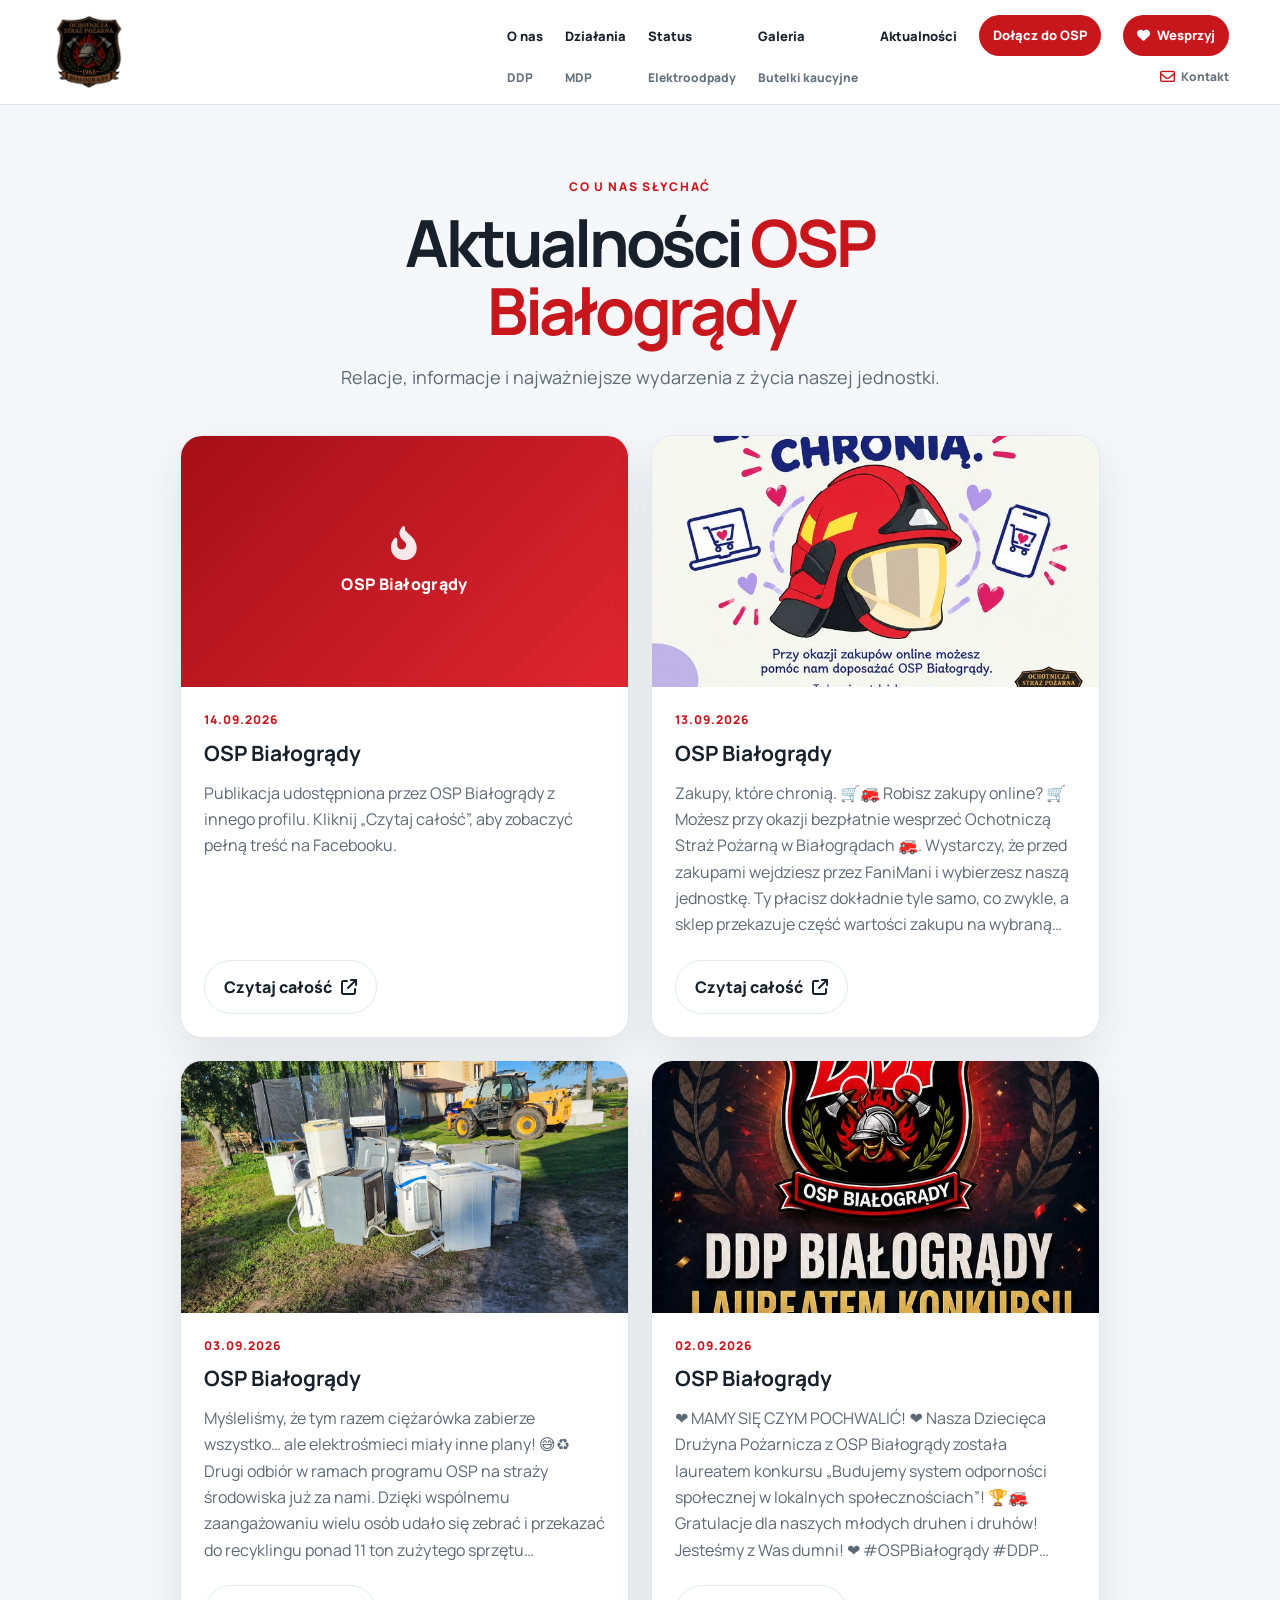
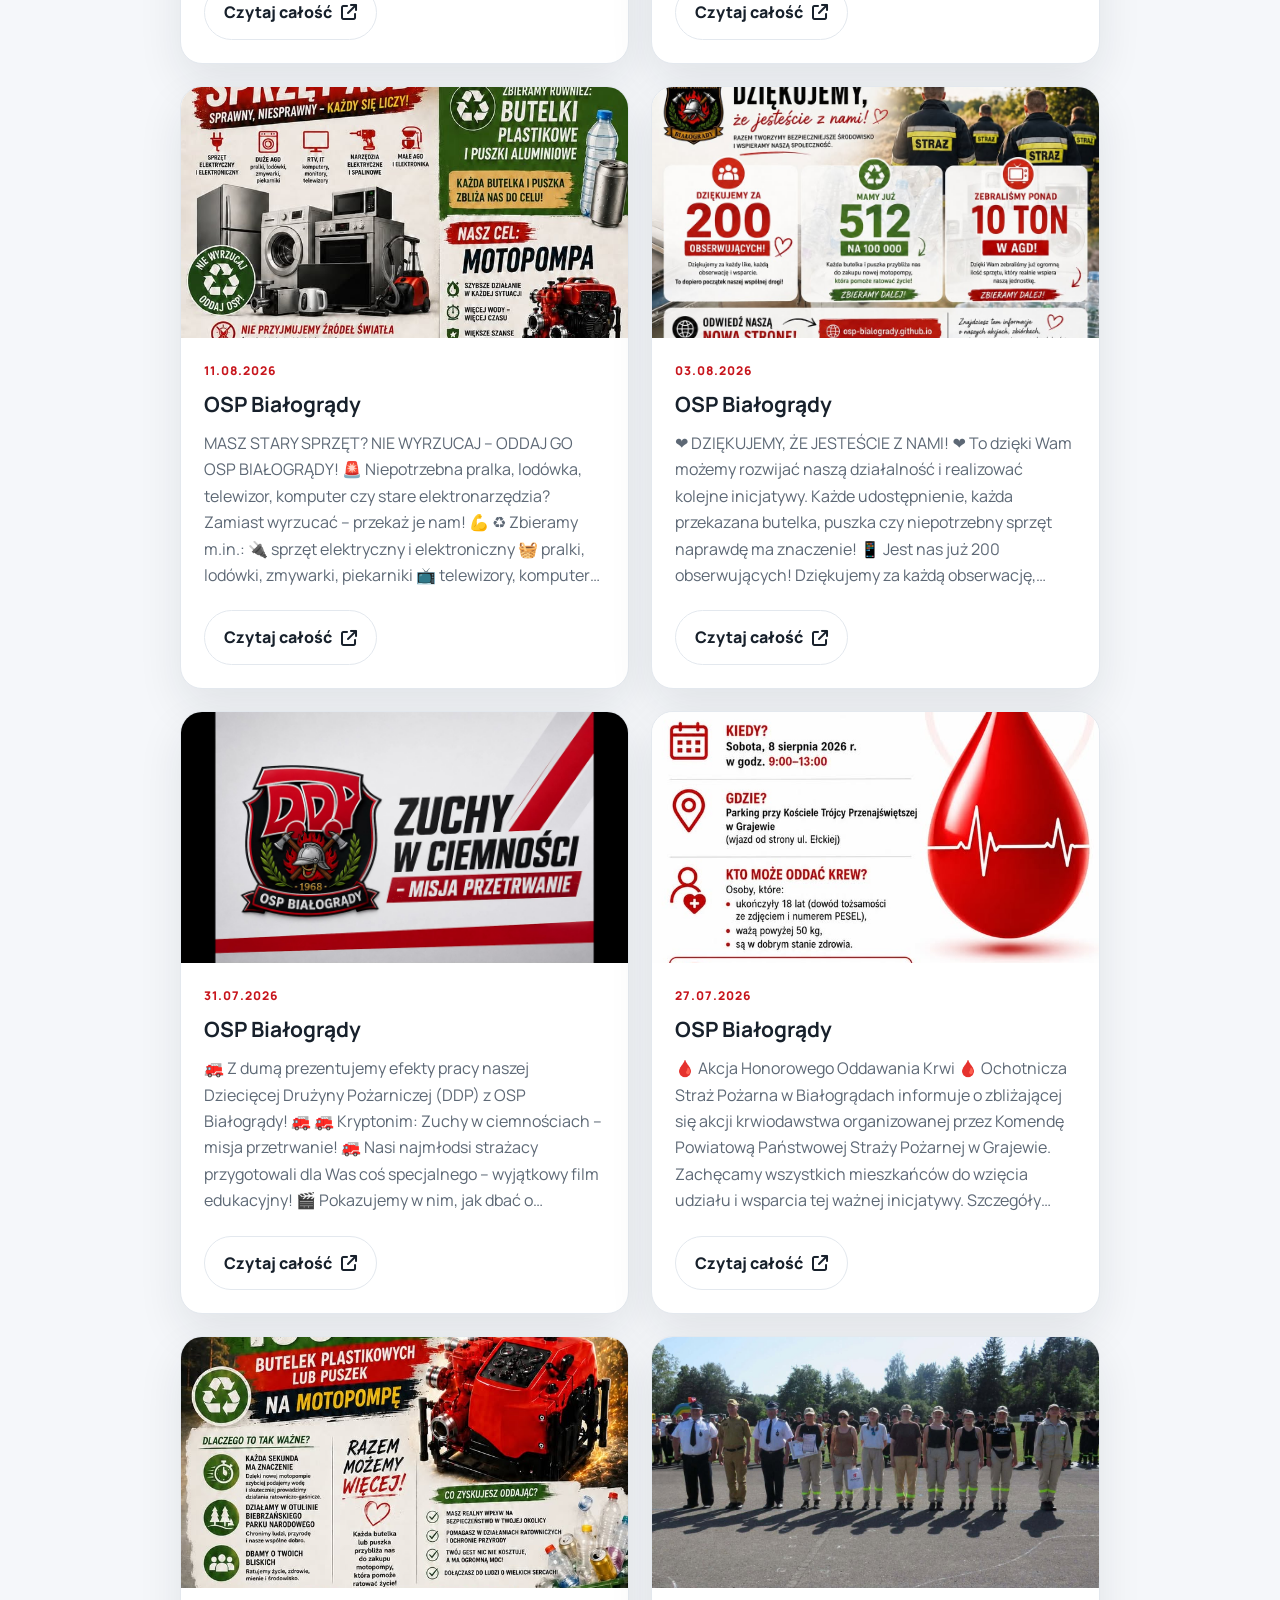
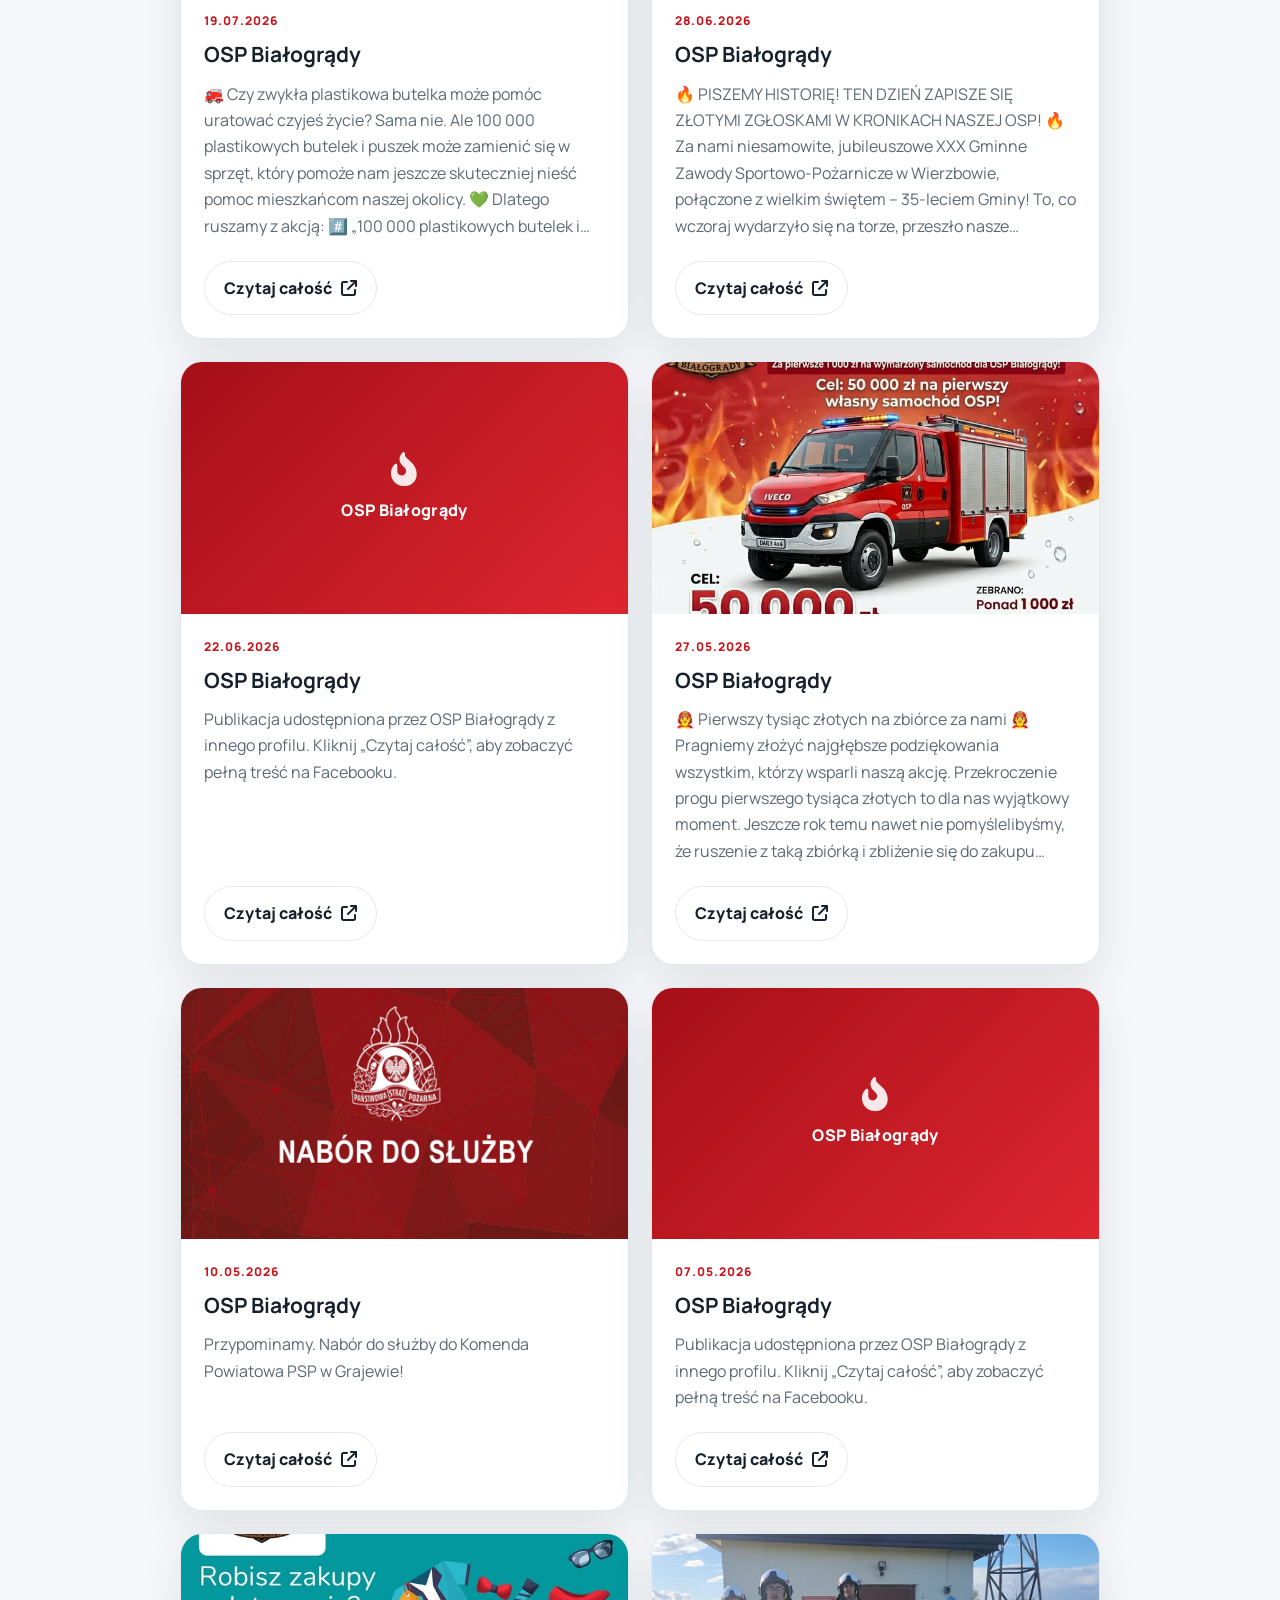
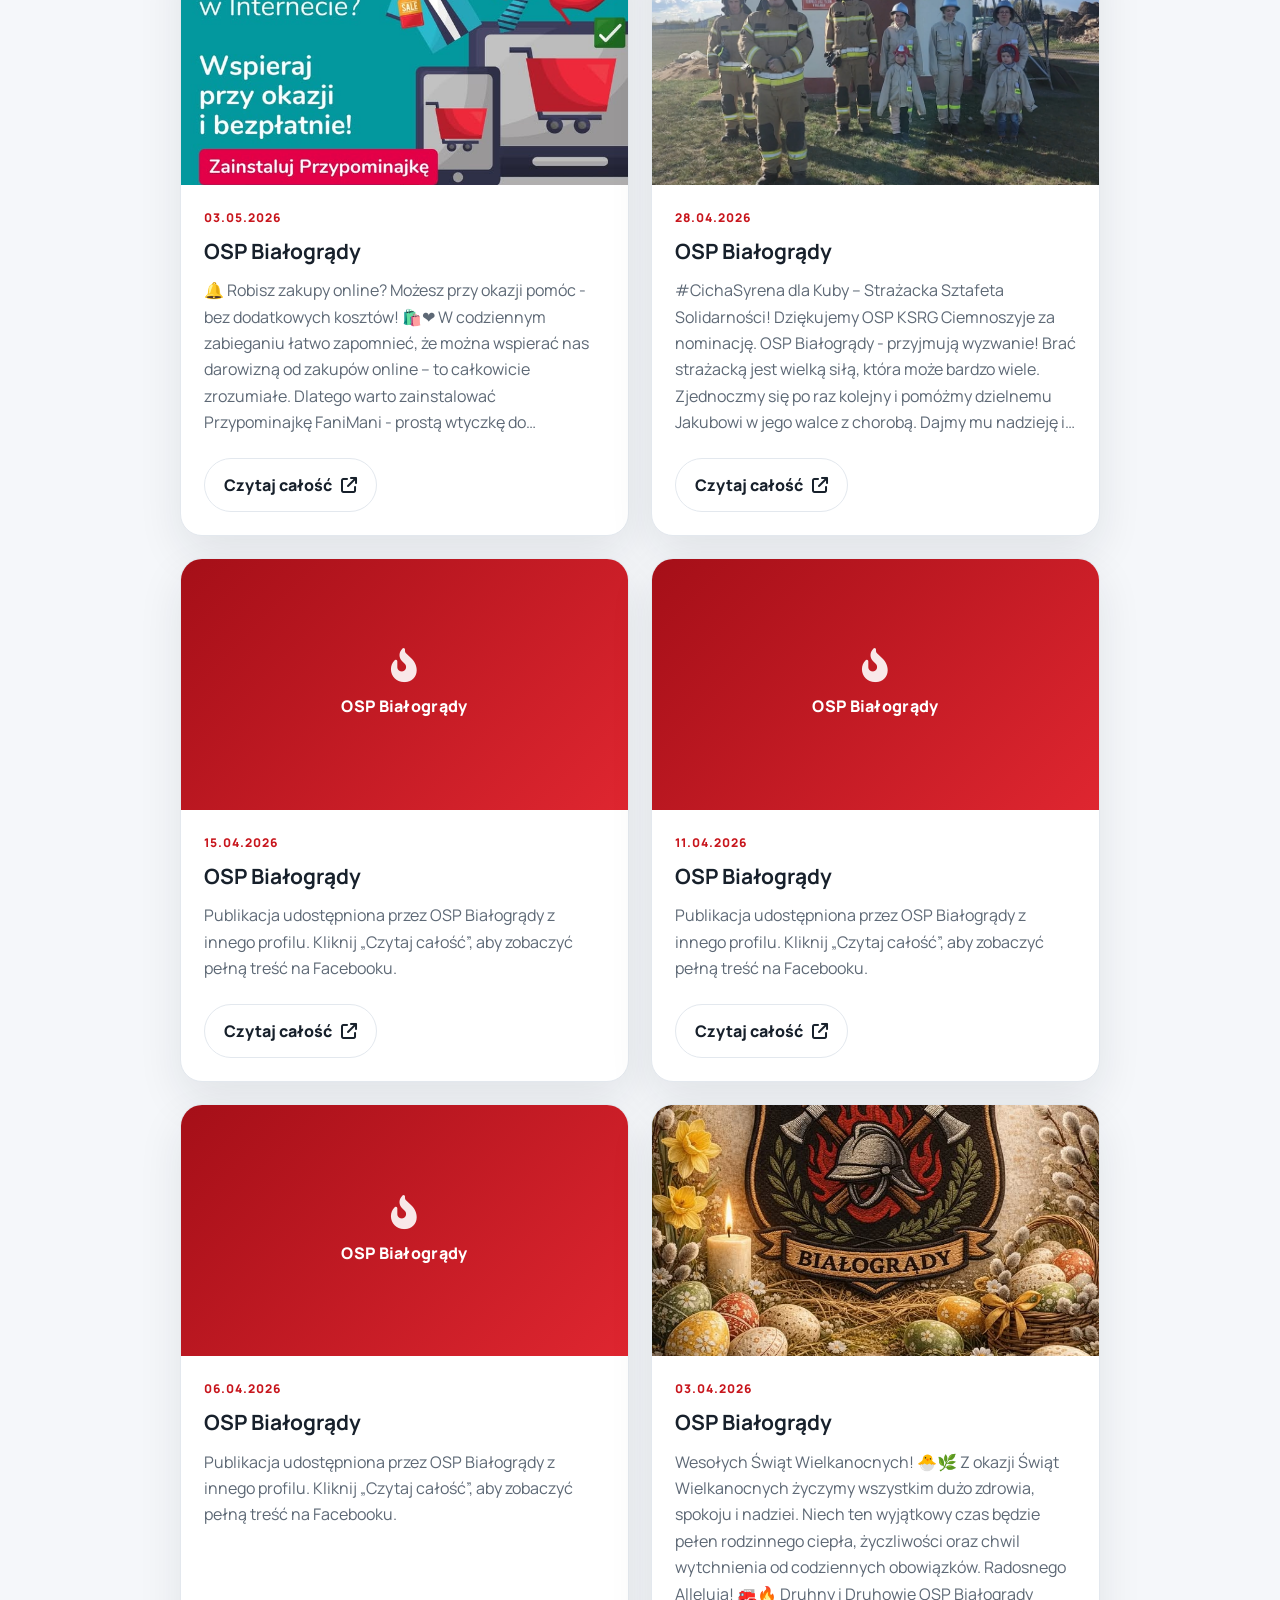
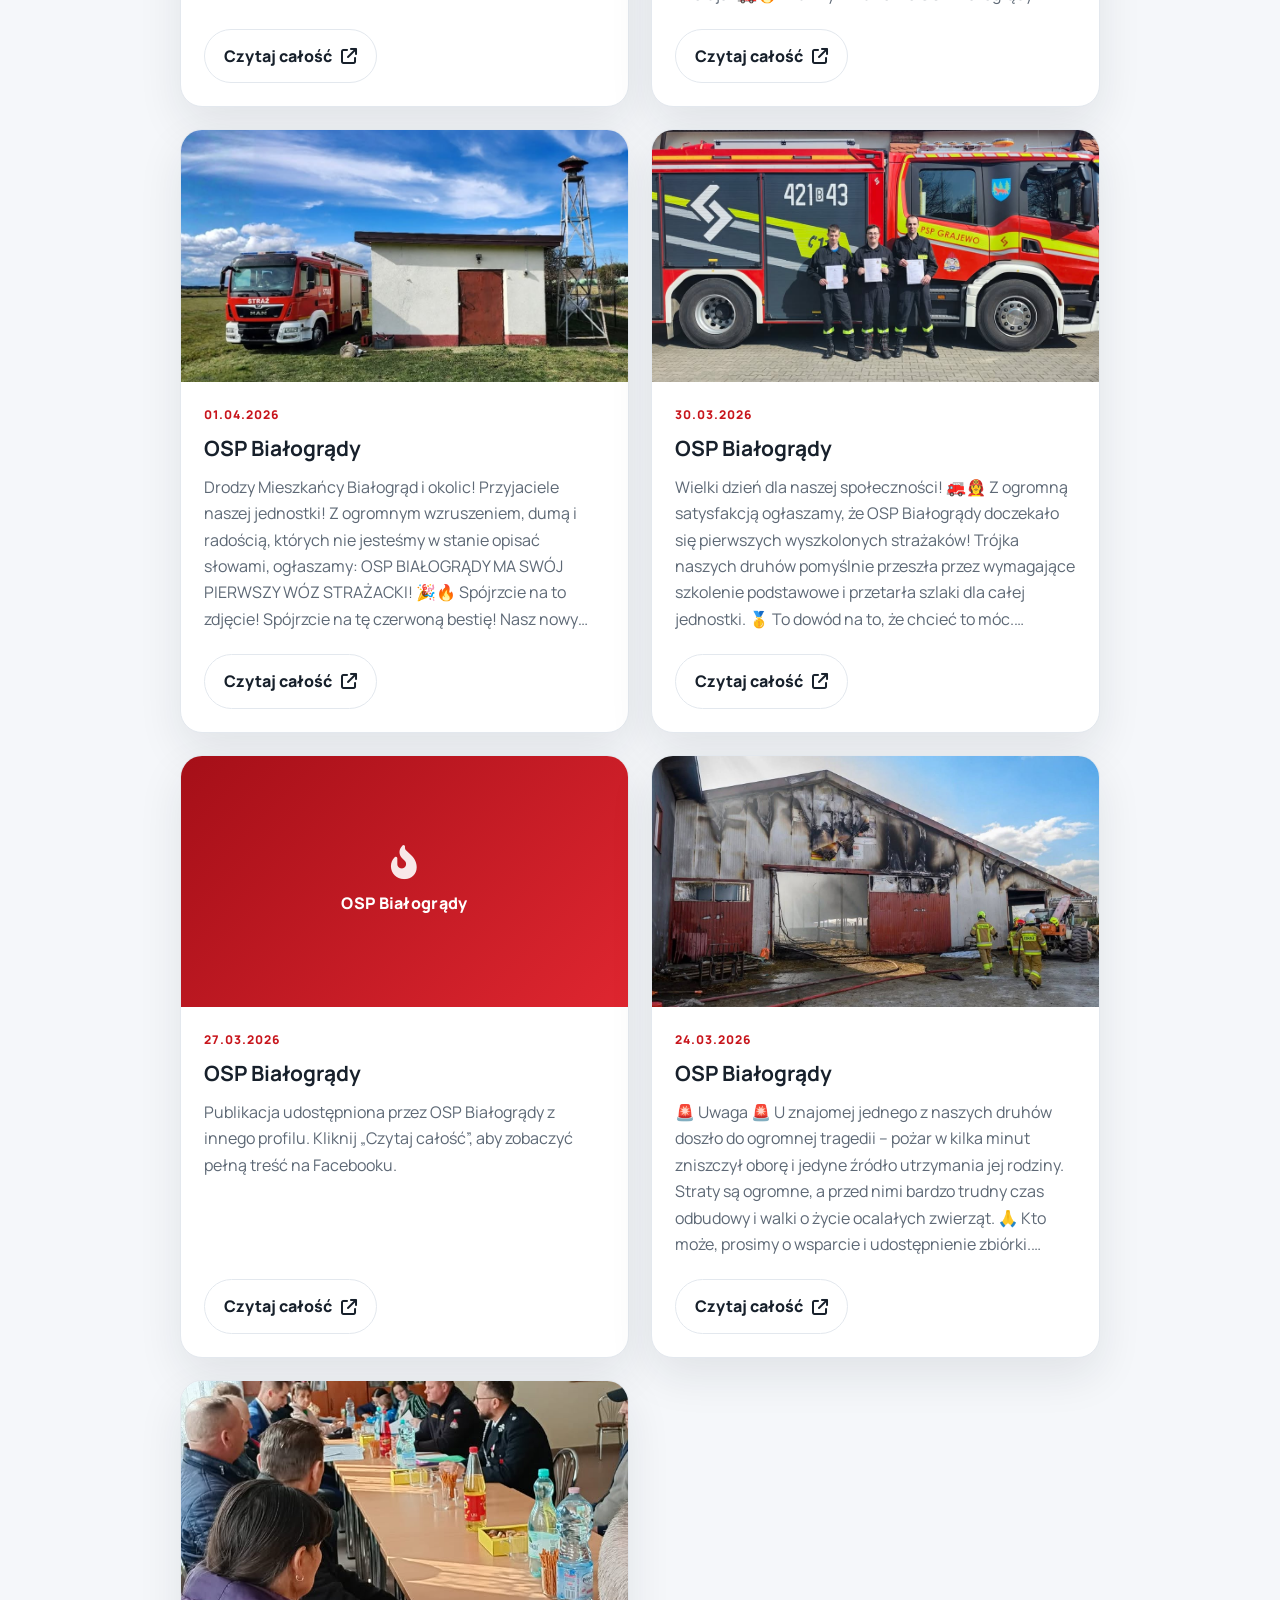
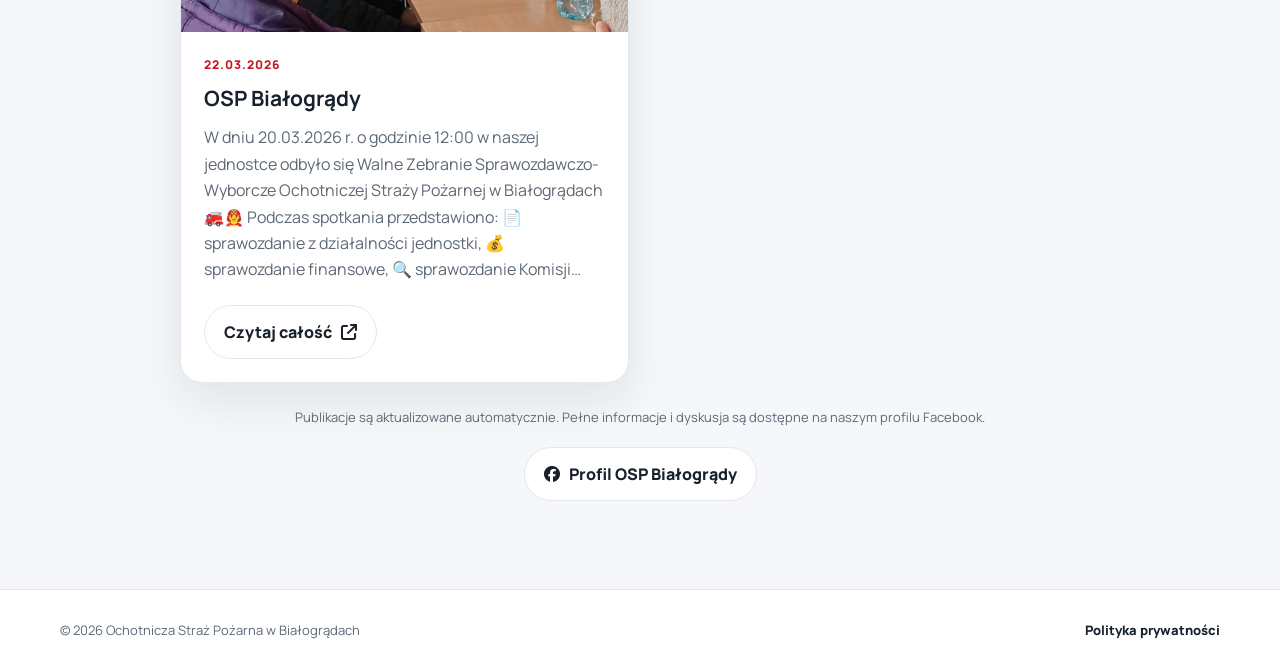
<file: aktualnosci.html>
<!doctype html><html lang="pl"><head><meta charset="utf-8"><meta name="viewport" content="width=device-width,initial-scale=1"><title>Aktualności | OSP Białogrądy</title><link rel="icon" href="assets/img/optimized/logo.webp"><link rel="preconnect" href="https://fonts.googleapis.com"><link href="https://fonts.googleapis.com/css2?family=Manrope:wght@400;600;700;800;900&display=swap" rel="stylesheet"><link rel="stylesheet" href="https://cdnjs.cloudflare.com/ajax/libs/font-awesome/6.6.0/css/all.min.css"><link rel="stylesheet" href="assets/css/druzyny.css"><style>.news{padding:72px 0}.news-intro{text-align:center;max-width:760px;margin:0 auto 42px}.news-intro h1{font-size:clamp(38px,6vw,65px);line-height:1.05;letter-spacing:-.05em;margin:12px 0 16px}.news-intro h1 span{color:var(--red)}.news-intro p{color:var(--muted);font-size:18px}.news-grid{max-width:920px;margin:0 auto;display:grid;grid-template-columns:repeat(2,minmax(0,1fr));gap:22px}.news-card{overflow:hidden;display:flex;flex-direction:column;background:#fff;border:1px solid var(--line);border-radius:22px;box-shadow:var(--shadow)}.news-card-image,.news-card-placeholder{width:100%;aspect-ratio:16/9;object-fit:cover;background:#eef1f4}.news-card-placeholder{display:grid;place-items:center;text-align:center;padding:25px;background:linear-gradient(135deg,#a50f18,#df2630);color:#fff;font-weight:800;letter-spacing:.02em}.news-card-placeholder i{display:block;font-size:34px;margin-bottom:10px;opacity:.9}.news-card-body{padding:23px;display:flex;flex-direction:column;flex:1}.news-date{font-size:12px;font-weight:900;letter-spacing:.08em;text-transform:uppercase;color:var(--red)}.news-card h2{font-size:21px;line-height:1.3;margin:10px 0 12px}.news-card p{color:var(--muted);line-height:1.65;margin:0 0 22px;white-space:pre-line;display:-webkit-box;-webkit-line-clamp:6;-webkit-box-orient:vertical;overflow:hidden}.news-card .btn{margin-top:auto;align-self:flex-start}.empty-news{grid-column:1/-1;text-align:center;padding:42px;color:var(--muted)}.news-note{max-width:920px;margin:24px auto 0;color:var(--muted);text-align:center;font-size:13px}@media(max-width:720px){.news{padding:46px 0}.news-grid{grid-template-columns:1fr}.news-card-body{padding:20px}}</style>  <link rel="stylesheet" href="assets/css/site-nav.css">
<meta name="description" content="Najnowsze aktualności, działania i wydarzenia Ochotniczej Straży Pożarnej w Białogrądach."><link rel="canonical" href="https://ospbialogrady.github.io/aktualnosci.html"></head><body><nav id="site-nav" class="site-nav">
  <div class="container site-nav-inner">
    <a class="site-brand" href="index.html"><img src="assets/img/optimized/logo.webp" alt="Logo OSP Białogrądy"></a>
    <ul class="site-nav-links" id="primary-navigation">
      <li class="nav-main"><a href="index.html#about">O nas</a></li>
      <li class="nav-main"><a href="index.html#missions">Działania</a></li>
      <li class="nav-main"><a href="index.html#status">Status</a></li>
      <li class="nav-main"><a href="index.html#gallery">Galeria</a></li>
      <li class="nav-main"><a href="aktualnosci.html">Aktualności</a></li>
      <li class="nav-main nav-join"><a href="dolacz.html">Dołącz do OSP</a></li>
      <li class="nav-main nav-support"><a href="https://www.siepomaga.pl/ospbialogrady" target="_blank" rel="noopener noreferrer"><i class="fa-solid fa-heart" aria-hidden="true"></i> Wesprzyj</a></li>
      <li class="nav-secondary"><a href="ddp.html">DDP</a></li>
      <li class="nav-secondary"><a href="mdp.html">MDP</a></li>
      <li class="nav-secondary"><a href="elektroodpady.html">Elektroodpady</a></li>
      <li class="nav-secondary"><a href="butelki.html">Butelki kaucyjne</a></li>
      <li class="nav-contact"><a href="index.html#contact" title="Skontaktuj się z OSP Białogrądy" aria-label="Kontakt"><i class="fa-regular fa-envelope" aria-hidden="true"></i><span>Kontakt</span></a></li>
    </ul>
    <button class="site-mobile-menu" type="button" aria-label="Otwórz menu" aria-expanded="false" aria-controls="primary-navigation"><i class="fa-solid fa-bars" aria-hidden="true"></i></button>
  </div>
</nav><main class="news"><div class="container"><header class="news-intro"><div class="eyebrow">Co u nas słychać</div><h1>Aktualności <span>OSP Białogrądy</span></h1><p>Relacje, informacje i najważniejsze wydarzenia z życia naszej jednostki.</p></header><section class="news-grid" id="news-grid" aria-live="polite"><article class="card empty-news">Ładowanie aktualności…</article></section><p class="news-note">Publikacje są aktualizowane automatycznie. Pełne informacje i dyskusja są dostępne na naszym profilu Facebook.</p><p style="text-align:center;margin-top:18px"><a class="btn btn-light" href="https://www.facebook.com/osp.bialogrady" target="_blank" rel="noopener noreferrer"><i class="fa-brands fa-facebook"></i> Profil OSP Białogrądy</a></p></div></main><footer class="footer"><div class="container footer-inner"><span>© 2026 Ochotnicza Straż Pożarna w Białogrądach</span><a href="polityka.html">Polityka prywatności</a></div></footer><script>const grid=document.getElementById('news-grid');fetch('assets/data/posts.json',{cache:'no-store'}).then(r=>{if(!r.ok)throw Error();return r.json()}).then(data=>{const posts=data.posts||[];if(!posts.length){grid.innerHTML='<article class="card empty-news">Aktualności pojawią się tutaj po pierwszej synchronizacji.</article>';return}grid.innerHTML=posts.map(p=>{const img=p.image?`<img class="news-card-image" src="${p.image}" alt="" loading="lazy">`:`<div class="news-card-placeholder"><div><i class="fa-solid fa-fire-flame-curved"></i>OSP Białogrądy</div></div>`;const text=(p.text||'').replace(/[&<>]/g,c=>({'&':'&amp;','<':'&lt;','>':'&gt;'}[c]));const description=text||'Publikacja udostępniona przez OSP Białogrądy z innego profilu. Kliknij „Czytaj całość”, aby zobaczyć pełną treść na Facebooku.';return `<article class="news-card">${img}<div class="news-card-body"><div class="news-date">${p.date||''}</div><h2>OSP Białogrądy</h2><p>${description}</p><a class="btn btn-light" href="${p.url}" target="_blank" rel="noopener noreferrer">Czytaj całość <i class="fa-solid fa-arrow-up-right-from-square"></i></a></div></article>`}).join('')}).catch(()=>{grid.innerHTML='<article class="card empty-news">Aktualności są chwilowo niedostępne. Spróbuj ponownie później.</article>'});</script><script src="assets/js/site-nav.js"></script>
</body></html>
</file>
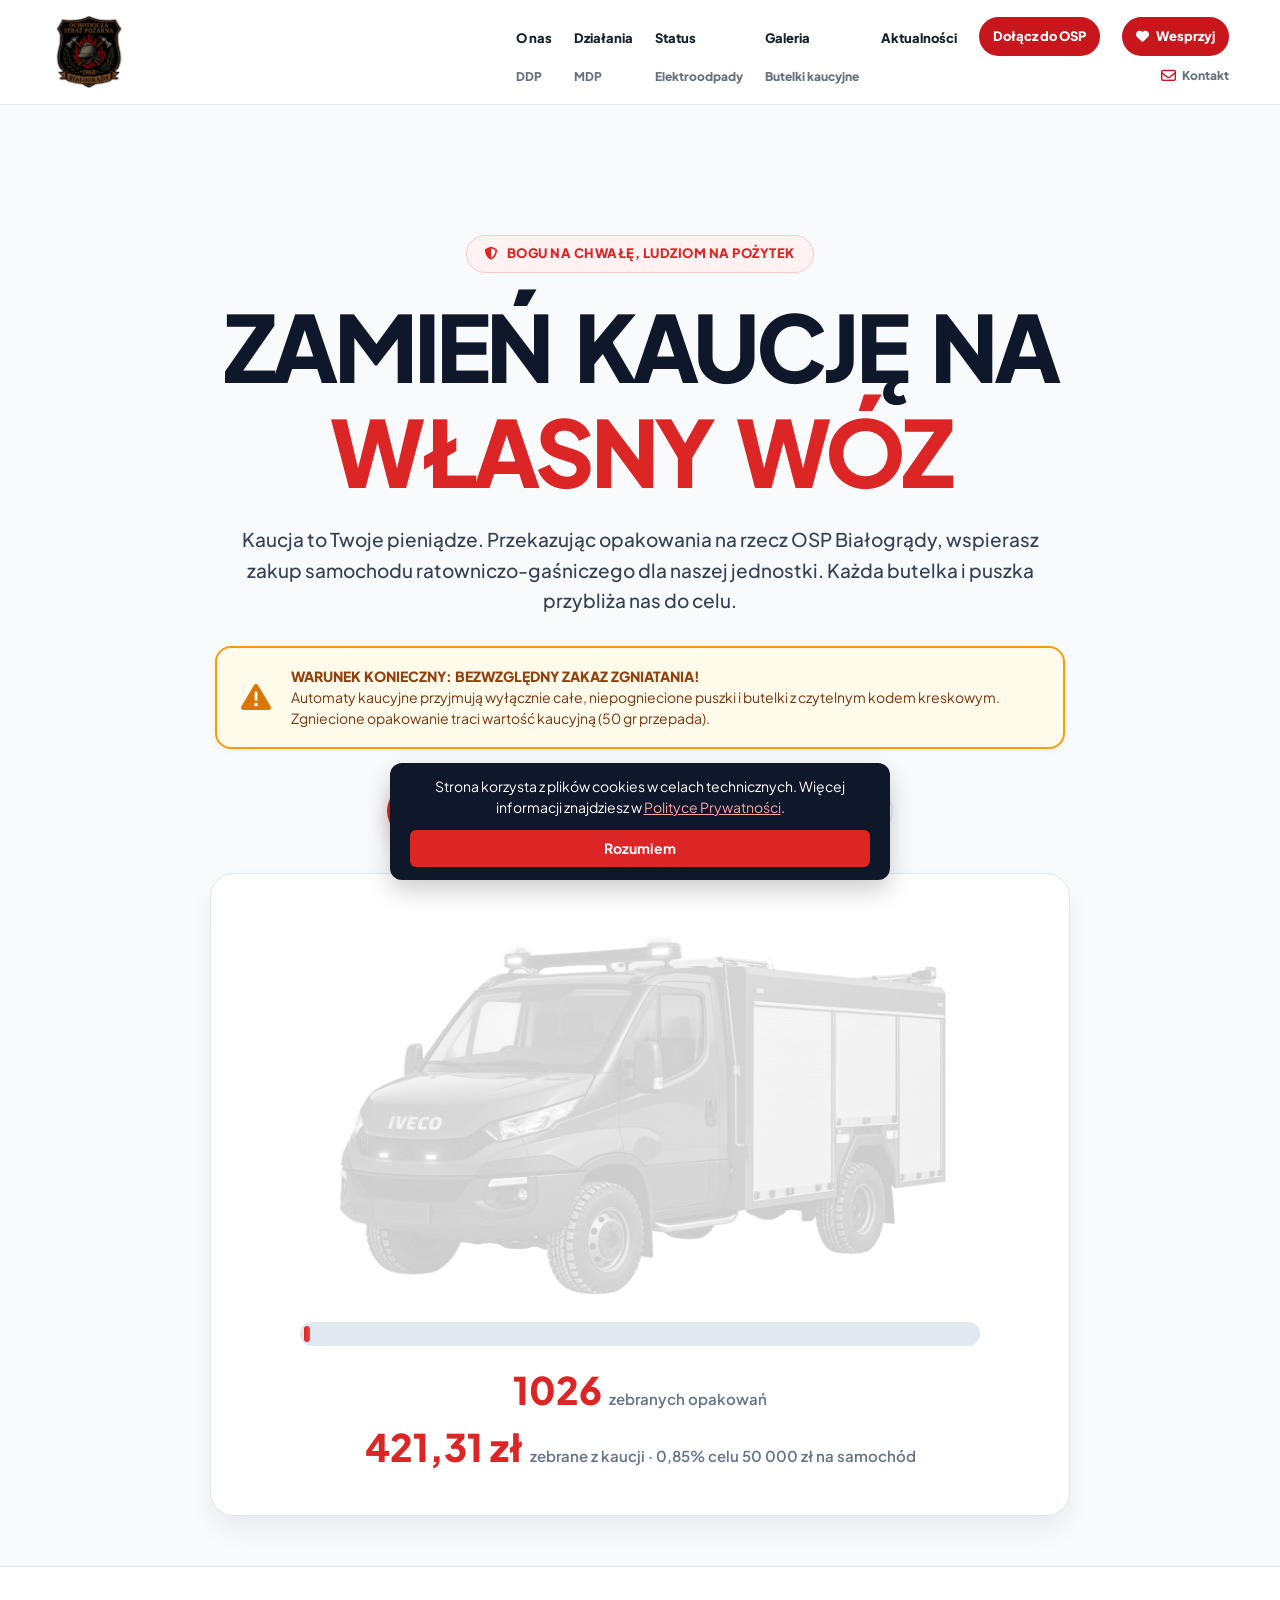
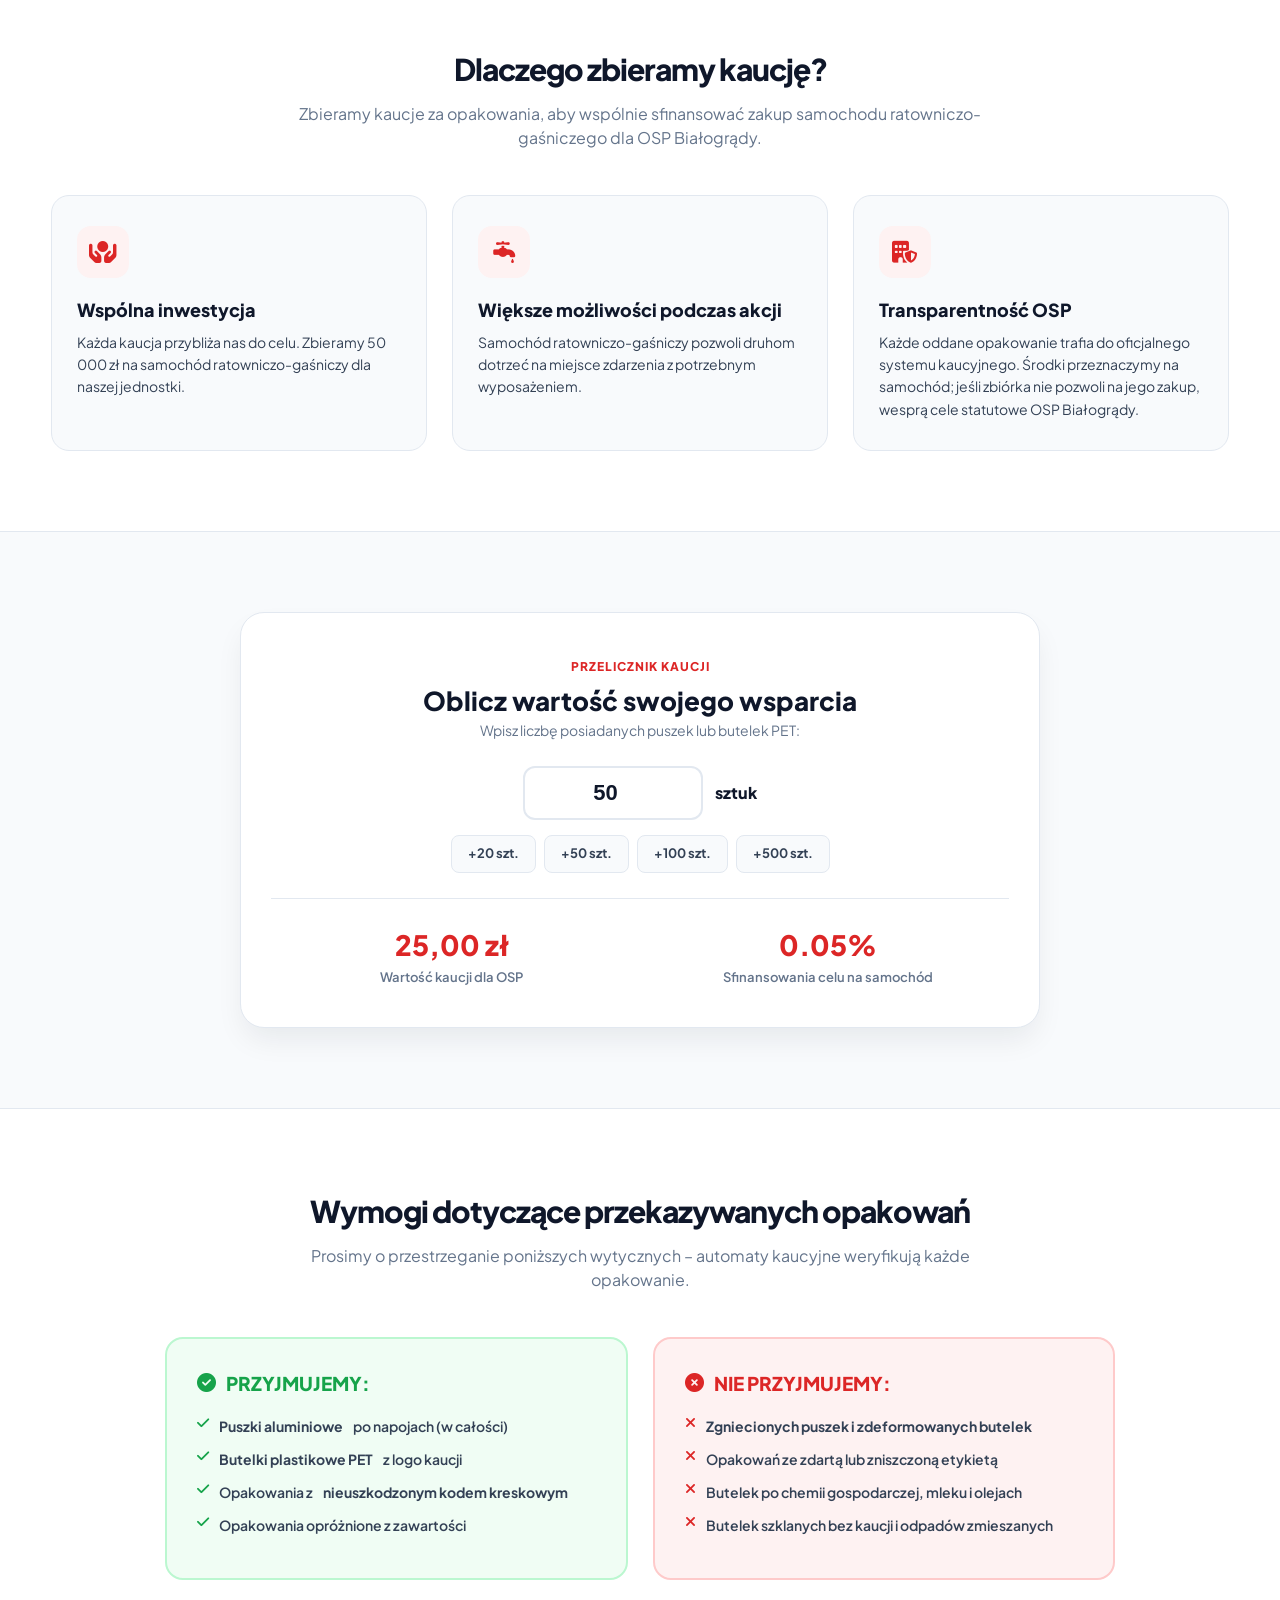
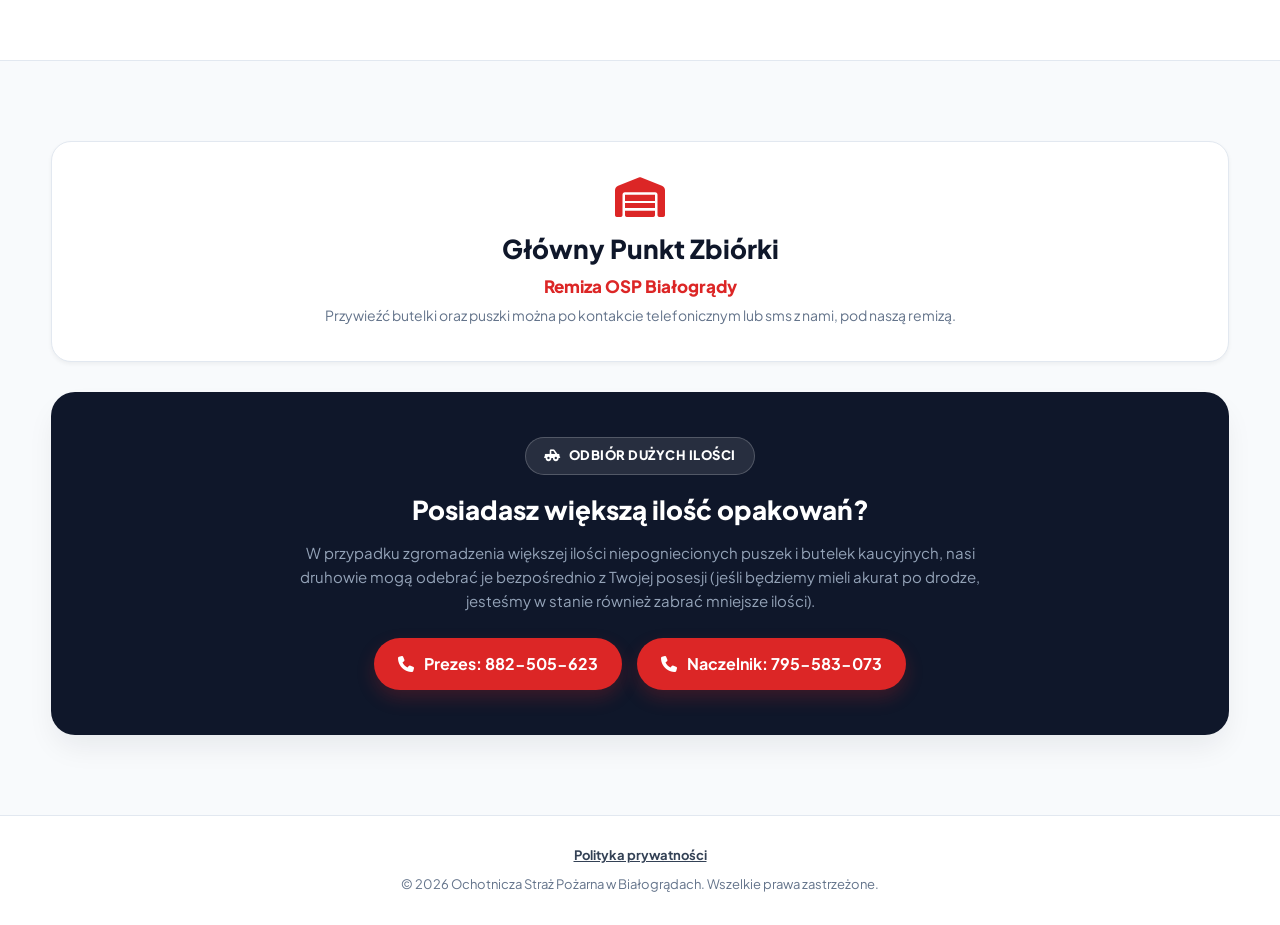
<file: butelki.html>
<!DOCTYPE html>
<html lang="pl">
<head>
    <meta charset="UTF-8">
    <meta name="viewport" content="width=device-width, initial-scale=1.0">
    <title>Zbiórka kaucyjna na samochód ratowniczo-gaśniczy | OSP Białogrądy</title>
    
    <!-- Favicon / Ikona strony w karcie przeglądarki -->
    <link rel="icon" type="image/png" href="assets/img/logo.png">
    
	<meta property="og:type" content="website">
<link rel="manifest" href="manifest.webmanifest">
<link rel="canonical" href="https://ospbialogrady.github.io/butelki.html">
<meta property="og:title"
content="Zbiórka 100 000 butelek | OSP Białogrądy">

<meta property="og:description"
content="Oddaj butelki i puszki kaucyjne, aby pomóc OSP Białogrądy w zakupie samochodu ratowniczo-gaśniczego.">

<meta property="og:image"
content="https://ospbialogrady.github.io/assets/img/woz-strazacki.png">

<meta property="og:url"
content="https://ospbialogrady.github.io/butelki.html">

<meta name="twitter:card" content="summary_large_image">

<meta name="twitter:title"
content="Zbiórka 100 000 butelek | OSP Białogrądy">

<meta name="twitter:description"
content="Pomóż nam zebrać środki na samochód ratowniczo-gaśniczy, przekazując opakowania kaucyjne.">

<meta name="twitter:image"
content="https://ospbialogrady.github.io/assets/img/woz-strazacki.png">

    <!-- Fonty i Ikony -->
    <link href="https://fonts.googleapis.com/css2?family=Plus+Jakarta+Sans:wght@400;500;600;700;800;900&display=swap" rel="stylesheet">
    <link rel="stylesheet" href="https://cdnjs.cloudflare.com/ajax/libs/font-awesome/6.6.0/css/all.min.css">
    <link rel="canonical" href="https://ospbialogrady.github.io/butelki.html">
    <style>
        :root {
            --brand-red: #dc2626;
            --brand-red-hover: #b91c1c;
            --brand-navy: #0f172a;
            --brand-slate: #334155;
            --bg-light: #f8fafc;
            --bg-card: #ffffff;
            --text-main: #0f172a;
            --text-muted: #64748b;
            --border: #e2e8f0;
            --shadow-sm: 0 2px 4px rgba(0, 0, 0, 0.05);
            --shadow-lg: 0 15px 30px -5px rgba(15, 23, 42, 0.08);
        }

        * { margin:0; padding:0; box-sizing:border-box; }
        html { scroll-behavior:smooth; }
        body { background: var(--bg-light); color: var(--text-main); font-family: 'Plus Jakarta Sans', sans-serif; line-height: 1.5; }
        .container { width: min(1180px, 92%); margin: auto; }

        /* NAVBAR */
        #navbar { position: fixed; top:0; left:0; width:100%; z-index:1000; padding: 16px 0; background: rgba(255, 255, 255, 0.96); backdrop-filter: blur(12px); border-bottom: 1px solid var(--border); }
        .nav-container { display: flex; justify-content: space-between; align-items: center; position: relative; }
        .logo { font-size: 20px; font-weight: 900; color: var(--brand-navy); text-decoration: none; display: flex; align-items: center; gap: 10px; letter-spacing: -0.5px; }
        
        .menu-toggle { display: none; background: none; border: none; font-size: 26px; color: var(--brand-navy); cursor: pointer; transition: 0.2s; }
        .menu-toggle:hover { color: var(--brand-red); }
        
        .nav-links { display: flex; list-style:none; gap: 25px; align-items:center; }
        .nav-links a { color: var(--brand-slate); font-size: 14px; font-weight: 700; text-decoration: none; transition: .2s; }
        .nav-links a:hover { color: var(--brand-red); }

        /* BUTTONS */
        .btn { display: inline-flex; align-items: center; justify-content: center; gap: 10px; padding: 14px 28px; border-radius: 50px; font-weight: 700; transition: .25s; text-decoration: none; border: none; cursor: pointer; font-size: 15px; }
        .btn-primary { background: var(--brand-red); color:#fff; box-shadow: 0 8px 18px rgba(220, 38, 38, 0.22); }
        .btn-primary:hover { background: var(--brand-red-hover); transform: translateY(-2px); box-shadow: 0 12px 22px rgba(220, 38, 38, 0.32); }
        .btn-outline { background: #fff; color: var(--brand-navy); border: 2px solid var(--border); }
        .btn-outline:hover { border-color: var(--brand-navy); transform: translateY(-2px); }

        /* HERO SECTION */
        .hero { padding: 130px 0 50px; text-align: center; }
        .trust-badge { display: inline-flex; align-items: center; gap: 8px; padding: 8px 18px; border-radius: 50px; background: #fef2f2; border: 1px solid #fecaca; color: var(--brand-red); font-size: 13px; font-weight: 800; letter-spacing: 0.5px; margin-bottom: 20px; text-transform: uppercase; }
        .hero-title { font-size: clamp(30px, 4.5vw, 54px); font-weight: 900; color: var(--brand-navy); line-height: 1.15; letter-spacing: -1.5px; word-spacing: 0.12em; text-align: center; margin: 0 auto 20px; }
        .hero-title span { color: var(--brand-red); }
        .hero-subtitle { font-size: clamp(16px, 1.8vw, 19px); color: var(--brand-slate); max-width: 820px; margin: 0 auto 30px; font-weight: 500; line-height: 1.6; }
        .hero-actions { display: flex; gap: 15px; justify-content: center; flex-wrap: wrap; margin-bottom: 35px; }

        /* BANNER OSTRZEGAWCZY */
        .alert-banner { background: #fffbeb; border: 2px solid #f59e0b; border-radius: 16px; padding: 18px 24px; max-width: 850px; margin: 0 auto 35px; text-align: left; display: flex; align-items: center; gap: 20px; box-shadow: var(--shadow-sm); }
        .alert-icon { font-size: 30px; color: #d97706; flex-shrink: 0; }
        .alert-text { font-size: 14px; line-height: 1.5; color: #78350f; }
        .alert-text strong { color: #92400e; font-weight: 800; text-transform: uppercase; }

        /* KARTA SAMOCHODU I WYPEŁNIENIE OBRAZKA */
        .vehicle-card { background: var(--bg-card); border-radius: 24px; padding: 40px 30px; border: 1px solid var(--border); box-shadow: var(--shadow-lg); max-width: 860px; margin: auto; }
        .vehicle-container { position: relative; width: 100%; max-width: 680px; margin: 0 auto 25px; aspect-ratio: 16/9; }
        .vehicle-img { width: 100%; height: 100%; object-fit: contain; display: block; }
        .vehicle-bg { filter: grayscale(1) opacity(0.2); }
        .vehicle-fg { position: absolute; top: 0; left: 0; width: 100%; height: 100%; clip-path: inset(0 calc(100% - var(--fill-percent, 0%)) 0 0); transition: clip-path 1.8s cubic-bezier(0.16, 1, 0.3, 1); }
        .progress-box { width: 100%; max-width: 680px; margin: 0 auto 15px; background: #e2e8f0; padding: 4px; border-radius: 50px; }
        .progress-bar-fill { height: 16px; width: 0%; background: linear-gradient(90deg, #dc2626, #ef4444); border-radius: 50px; transition: width 1.8s cubic-bezier(0.16, 1, 0.3, 1); }
        .counter-display { font-size: clamp(24px, 3.8vw, 38px); font-weight: 900; color: var(--brand-navy); }
        .counter-display span.current { color: var(--brand-red); }

        /* SEKCJA: O ZBIÓRCE */
        .about-section { padding: 80px 0; background: #ffffff; border-top: 1px solid var(--border); border-bottom: 1px solid var(--border); }
        .section-header { text-align: center; margin-bottom: 45px; }
        .section-title { font-size: clamp(24px, 4vw, 30px); font-weight: 900; color: var(--brand-navy); letter-spacing: -1px; margin-bottom: 10px; }
        .section-desc { color: var(--text-muted); font-size: 16px; max-width: 700px; margin: auto; }
        .about-grid { display: grid; grid-template-columns: repeat(auto-fit, minmax(280px, 1fr)); gap: 25px; }
        .about-card { background: var(--bg-light); border: 1px solid var(--border); border-radius: 18px; padding: 30px 25px; }
        .about-icon { width: 52px; height: 52px; border-radius: 14px; background: #fef2f2; color: var(--brand-red); display: flex; align-items: center; justify-content: center; font-size: 22px; margin-bottom: 18px; }
        .about-title { font-size: 18px; font-weight: 800; color: var(--brand-navy); margin-bottom: 8px; }
        .about-desc { color: var(--brand-slate); font-size: 14px; line-height: 1.6; }

        /* KALKULATOR */
        .calc-section { padding: 80px 0; }
        .calc-box { background: #ffffff; border: 1px solid var(--border); border-radius: 24px; padding: 40px 30px; max-width: 800px; margin: auto; box-shadow: var(--shadow-lg); }
        .calc-input-group { display: flex; justify-content: center; align-items: center; gap: 12px; margin: 25px 0 15px; flex-wrap: wrap; }
        .calc-input { width: 180px; padding: 12px 16px; border: 2px solid var(--border); border-radius: 12px; font-size: 22px; font-weight: 800; color: var(--brand-navy); text-align: center; outline: none; transition: .2s; }
        .calc-input:focus { border-color: var(--brand-red); }
        .quick-btns { display: flex; gap: 8px; justify-content: center; flex-wrap: wrap; margin-bottom: 25px; }
        .btn-quick { padding: 8px 16px; background: var(--bg-light); border: 1px solid var(--border); border-radius: 8px; font-size: 13px; font-weight: 700; color: var(--brand-slate); cursor: pointer; transition: .2s; }
        .btn-quick:hover { background: #e2e8f0; color: var(--brand-navy); }
        .calc-result { display: grid; grid-template-columns: repeat(auto-fit, minmax(180px, 1fr)); gap: 15px; padding-top: 25px; border-top: 1px solid var(--border); text-align: center; }
        .res-number { font-size: 28px; font-weight: 900; color: var(--brand-red); }
        .res-label { font-size: 13px; color: var(--text-muted); font-weight: 600; margin-top: 2px; }

        /* ZASADY ZBIÓRKI */
        .rules-section { padding: 80px 0; background: #ffffff; border-top: 1px solid var(--border); border-bottom: 1px solid var(--border); }
        .rules-box { display: grid; grid-template-columns: repeat(auto-fit, minmax(300px, 1fr)); gap: 25px; max-width: 950px; margin: auto; }
        .rule-card { padding: 30px; border-radius: 18px; }
        .rule-card.yes { background: #f0fdf4; border: 2px solid #bbf7d0; }
        .rule-card.no { background: #fef2f2; border: 2px solid #fecaca; }
        .rule-title { font-size: 19px; font-weight: 900; margin-bottom: 18px; display: flex; align-items: center; gap: 10px; }
        .rule-list { list-style: none; }
        .rule-list li { margin-bottom: 12px; color: var(--brand-slate); font-size: 14px; display: flex; align-items: flex-start; gap: 10px; line-height: 1.5; font-weight: 600; }

        /* LOCATION & TRANSPORT */
        .action-section { padding: 80px 0; }
        .location-card { background: #ffffff; border: 1px solid var(--border); border-radius: 20px; padding: 35px; text-align: center; margin-bottom: 30px; box-shadow: var(--shadow-sm); }
        .location-card i { font-size: 40px; color: var(--brand-red); margin-bottom: 12px; }
        .pickup-box { background: var(--brand-navy); color: #ffffff; border-radius: 24px; padding: 45px 35px; text-align: center; box-shadow: var(--shadow-lg); }
        .pickup-title { font-size: clamp(20px, 4vw, 26px); font-weight: 900; margin-bottom: 12px; }
        .pickup-desc { color: #94a3b8; font-size: 15px; max-width: 680px; margin: 0 auto 25px; line-height: 1.6; }
        .pickup-btns { display: flex; gap: 15px; justify-content: center; flex-wrap: wrap; }

        /* FOOTER */
        footer { border-top: 1px solid var(--border); padding: 30px 0; text-align: center; color: var(--text-muted); font-size: 13px; background: #ffffff; }
        .footer-content { display: flex; flex-direction: column; gap: 10px; align-items: center; }

        /* BANNER COOKIES */
        #simple-cookie-banner { position: fixed; bottom: 20px; left: 50%; transform: translateX(-50%); width: min(90%, 500px); background: var(--brand-navy); color: #ffffff; padding: 16px 20px; border-radius: 12px; display: flex; flex-direction: column; gap: 12px; box-shadow: 0 10px 25px rgba(0,0,0,0.2); z-index: 2000; font-size: 14px; text-align: center; }
        #simple-cookie-banner a { color: #fca5a5; text-decoration: underline; }
        #simple-cookie-banner button { background: var(--brand-red); color: white; border: none; padding: 8px 16px; border-radius: 6px; font-weight: 700; cursor: pointer; transition: 0.2s; }
        #simple-cookie-banner button:hover { background: var(--brand-red-hover); }

        /* MEDIA QUERIES */
        @media (max-width: 992px) {
            .hero-title { font-size: 38px; }
        }

        @media (max-width: 768px) {
            .menu-toggle { display: block; }
            .nav-links {
                position: absolute;
                top: 100%;
                left: 0;
                width: 100%;
                background: rgba(255, 255, 255, 0.98);
                backdrop-filter: blur(12px);
                flex-direction: column;
                padding: 20px 0;
                border-bottom: 1px solid var(--border);
                box-shadow: 0 10px 15px -3px rgba(0,0,0,0.1);
                opacity: 0;
                pointer-events: none;
                transform: translateY(-10px);
                transition: all 0.3s ease-in-out;
            }
            .nav-links.active {
                opacity: 1;
                pointer-events: auto;
                transform: translateY(0);
            }
            .nav-links li { width: 100%; text-align: center; }
            .nav-links a { display: block; padding: 10px; font-size: 16px; }
            .nav-links .btn { display: inline-flex; width: 90%; margin-top: 10px; }
            
            .hero { padding: 100px 0 40px; }
            .alert-banner { flex-direction: column; text-align: center; gap: 12px; padding: 15px; }
            .hero-actions .btn, .pickup-btns .btn { width: 100%; }
            .vehicle-card { padding: 25px 15px; }
            
            .about-section, .calc-section, .rules-section, .action-section { padding: 50px 0; }
            .calc-box { padding: 30px 15px; }
            .pickup-box { padding: 30px 20px; }
        }
    </style>
	<script type="application/ld+json">
{
  "@context":"https://schema.org",
  "@type":"WebPage",
  "name":"Zbiórka 100 000 butelek",
  "url":"https://ospbialogrady.github.io/butelki.html",
  "description":"Zbiórka butelek i puszek kaucyjnych prowadzona przez OSP Białogrądy na zakup samochodu ratowniczo-gaśniczego.",
  "isPartOf":{
    "@type":"WebSite",
    "name":"OSP Białogrądy",
    "url":"https://ospbialogrady.github.io/"
  }
}
</script>
	
	    <link rel="stylesheet" href="assets/css/quality-overrides.css">
	    <style>
        /* Izolacja kampanii od globalnych nadpisań: zapobiega przesuwaniu kart i menu. */
        html, body { width: 100%; max-width: 100%; overflow-x: hidden; }
        #navbar { min-height: 82px; }
        .nav-container { min-height: 50px; }
        .logo img { max-height: 60px; object-fit: contain; }
        .hero { position: relative; z-index: 1; }
        .vehicle-card, .calc-box, .location-card, .pickup-box, .rules-box, .about-grid { width: 100%; }
        .rule-list li { align-items: flex-start; }
        @media (max-width: 768px) {
            #navbar { padding: 10px 0; }
            .hero { padding-top: 110px; }
            .nav-links { max-height: calc(100svh - 82px); overflow-y: auto; }
            .hero-title { overflow-wrap: anywhere; }
            .counter-display { line-height: 1.25; }
        }
    </style>
	  <link rel="stylesheet" href="assets/css/site-nav.css">
</head>
<body>

<!-- NAVBAR -->
<nav id="site-nav" class="site-nav">
  <div class="container site-nav-inner">
    <a class="site-brand" href="index.html"><img src="assets/img/logo.png" alt="Logo OSP Białogrądy"></a>
    <ul class="site-nav-links" id="primary-navigation">
      <li class="nav-main"><a href="index.html#about">O nas</a></li>
      <li class="nav-main"><a href="index.html#missions">Działania</a></li>
      <li class="nav-main"><a href="index.html#status">Status</a></li>
      <li class="nav-main"><a href="index.html#gallery">Galeria</a></li>
      <li class="nav-main"><a href="aktualnosci.html">Aktualności</a></li>
      <li class="nav-main nav-join"><a href="dolacz.html">Dołącz do OSP</a></li>
      <li class="nav-main nav-support"><a href="https://www.siepomaga.pl/ospbialogrady" target="_blank" rel="noopener noreferrer"><i class="fa-solid fa-heart" aria-hidden="true"></i> Wesprzyj</a></li>
      <li class="nav-secondary"><a href="ddp.html">DDP</a></li>
      <li class="nav-secondary"><a href="mdp.html">MDP</a></li>
      <li class="nav-secondary"><a href="elektroodpady.html">Elektroodpady</a></li>
      <li class="nav-secondary"><a href="butelki.html">Butelki kaucyjne</a></li>
      <li class="nav-contact"><a href="index.html#contact" title="Skontaktuj się z OSP Białogrądy" aria-label="Kontakt"><i class="fa-regular fa-envelope" aria-hidden="true"></i><span>Kontakt</span></a></li>
    </ul>
    <button class="site-mobile-menu" type="button" aria-label="Otwórz menu" aria-expanded="false" aria-controls="primary-navigation"><i class="fa-solid fa-bars" aria-hidden="true"></i></button>
  </div>
</nav>

<!-- HERO SECTION -->
<header class="hero">
    <div class="container">
        <div class="trust-badge">
            <i class="fa-solid fa-shield-halved"></i> Bogu na chwałę, ludziom na pożytek
        </div>
        <h1 class="hero-title">ZAMIEŃ KAUCJĘ NA <span>WŁASNY WÓZ</span></h1>
        <p class="hero-subtitle">
            Kaucja to Twoje pieniądze. Przekazując opakowania na rzecz OSP Białogrądy, wspierasz zakup samochodu ratowniczo-gaśniczego dla naszej jednostki. Każda butelka i puszka przybliża nas do celu.
        </p>

        <!-- BANNER OSTRZEGAWCZY -->
        <div class="alert-banner">
            <i class="fa-solid fa-triangle-exclamation alert-icon"></i>
            <div class="alert-text">
                <strong>Warunek konieczny: BEZWZGLĘDNY ZAKAZ ZGNIATANIA!</strong><br>
                Automaty kaucyjne przyjmują wyłącznie całe, niepogniecione puszki i butelki z czytelnym kodem kreskowym. Zgniecione opakowanie traci wartość kaucyjną (50 gr przepada).
            </div>
        </div>

        <div class="hero-actions">
            <a href="#remiza" class="btn btn-primary"><i class="fa-solid fa-dumpster"></i> Odbiór przy remizie</a>
            <a href="#odbior" class="btn btn-outline"><i class="fa-solid fa-truck-pickup"></i> Odbiór większych ilości</a>
        </div>

        <!-- VEHICLE FILL CARD -->
        <div class="vehicle-card">
            <div class="vehicle-container" id="vehicleContainer" role="img" aria-label="Samochód ratowniczo-gaśniczy — wizualizacja postępu zbiórki">
                <img class="vehicle-img vehicle-bg" src="assets/img/woz-strazacki.png" alt="" aria-hidden="true""this.src='https://placehold.co/680x380/e2e8f0/64748b?text=Brak+pliku+woz-strazacki.png'">
                <div class="vehicle-fg" aria-hidden="true">
                    <img class="vehicle-img" src="assets/img/woz-strazacki.png" alt="" onerror="this.src='https://placehold.co/680x380/dc2626/ffffff?text=Brak+pliku+woz-strazacki.png'">
                </div>
            </div>

            <div class="progress-box" id="progressTrack" role="progressbar" aria-label="Postęp zbiórki na samochód ratowniczo-gaśniczy" aria-valuemin="0" aria-valuemax="100" aria-valuenow="0">
                <div class="progress-bar-fill" id="progressBar"></div>
            </div>
            <div class="counter-display">
                <span class="current" id="counter">0</span> <small style="font-size:15px; color:var(--text-muted); font-weight:600;">zebranych opakowań</small><br>
                <span class="current" id="amountCounter">0,00 zł</span> <small style="font-size:15px; color:var(--text-muted); font-weight:600;">zebrane z kaucji · <span id="goalPercent">0,00%</span> celu 50 000 zł na samochód</small>
            </div>
        </div>
    </div>
</header>

<!-- SEKCJA: O ZBIÓRCE -->
<section class="about-section" id="o-zbiorce">
    <div class="container">
        <div class="section-header">
            <h2 class="section-title">Dlaczego zbieramy kaucję?</h2>
            <p class="section-desc">Zbieramy kaucje za opakowania, aby wspólnie sfinansować zakup samochodu ratowniczo-gaśniczego dla OSP Białogrądy.</p>
        </div>

        <div class="about-grid">
            <div class="about-card">
                <div class="about-icon"><i class="fa-solid fa-hands-holding-circle"></i></div>
                <h3 class="about-title">Wspólna inwestycja</h3>
                <p class="about-desc">Każda kaucja przybliża nas do celu. Zbieramy 50 000 zł na samochód ratowniczo-gaśniczy dla naszej jednostki.</p>
            </div>

            <div class="about-card">
                <div class="about-icon"><i class="fa-solid fa-faucet-drip"></i></div>
                <h3 class="about-title">Większe możliwości podczas akcji</h3>
                <p class="about-desc">Samochód ratowniczo-gaśniczy pozwoli druhom dotrzeć na miejsce zdarzenia z potrzebnym wyposażeniem.</p>
            </div>

            <div class="about-card">
                <div class="about-icon"><i class="fa-solid fa-building-shield"></i></div>
                <h3 class="about-title">Transparentność OSP</h3>
                <p class="about-desc">Każde oddane opakowanie trafia do oficjalnego systemu kaucyjnego. Środki przeznaczymy na samochód; jeśli zbiórka nie pozwoli na jego zakup, wesprą cele statutowe OSP Białogrądy.</p>
            </div>
        </div>
    </div>
</section>

<!-- SEKCJA: KALKULATOR -->
<section class="calc-section" id="kalkulator">
    <div class="container">
        <div class="calc-box">
            <div style="text-align:center;">
                <span style="color:var(--brand-red); font-weight:800; text-transform:uppercase; font-size:12px; letter-spacing:1px;">Przelicznik Kaucji</span>
                <h2 style="font-size: clamp(22px, 4vw, 26px); font-weight:900; color:var(--brand-navy); margin-top:4px;">Oblicz wartość swojego wsparcia</h2>
                <p style="color:var(--text-muted); font-size:14px;">Wpisz liczbę posiadanych puszek lub butelek PET:</p>
            </div>

            <div class="calc-input-group">
                <input type="number" id="bottleInput" class="calc-input" value="50" min="1" max="100000">
                <span style="font-weight:800; color:var(--brand-navy); font-size:16px;">sztuk</span>
            </div>

            <div class="quick-btns">
                <button class="btn-quick" onclick="addBottles(20)">+20 szt.</button>
                <button class="btn-quick" onclick="addBottles(50)">+50 szt.</button>
                <button class="btn-quick" onclick="addBottles(100)">+100 szt.</button>
                <button class="btn-quick" onclick="addBottles(500)">+500 szt.</button>
            </div>

            <div class="calc-result">
                <div>
                    <div class="res-number" id="cashVal">25,00 zł</div>
                    <div class="res-label">Wartość kaucji dla OSP</div>
                </div>
                <div>
                    <div class="res-number" id="percentVal">0.05%</div>
                    <div class="res-label">Sfinansowania celu na samochód</div>
                </div>
            </div>
        </div>
    </div>
</section>

<!-- SEKCJA: ZASADY ZBIÓRKI -->
<section class="rules-section" id="zasady">
    <div class="container">
        <div class="section-header">
            <h2 class="section-title">Wymogi dotyczące przekazywanych opakowań</h2>
            <p class="section-desc">Prosimy o przestrzeganie poniższych wytycznych – automaty kaucyjne weryfikują każde opakowanie.</p>
        </div>

        <div class="rules-box">
            <div class="rule-card yes">
                <h3 class="rule-title" style="color:#16a34a;"><i class="fa-solid fa-circle-check"></i> PRZYJMUJEMY:</h3>
                <ul class="rule-list">
                    <li><i class="fa-solid fa-check" style="color:#16a34a;"></i> <strong>Puszki aluminiowe</strong> po napojach (w całości)</li>
                    <li><i class="fa-solid fa-check" style="color:#16a34a;"></i> <strong>Butelki plastikowe PET</strong> z logo kaucji</li>
                    <li><i class="fa-solid fa-check" style="color:#16a34a;"></i> Opakowania z <strong>nieuszkodzonym kodem kreskowym</strong></li>
                    <li><i class="fa-solid fa-check" style="color:#16a34a;"></i> Opakowania opróżnione z zawartości</li>
                </ul>
            </div>

            <div class="rule-card no">
                <h3 class="rule-title" style="color:#dc2626;"><i class="fa-solid fa-circle-xmark"></i> NIE PRZYJMUJEMY:</h3>
                <ul class="rule-list">
                    <li><i class="fa-solid fa-xmark" style="color:#dc2626;"></i> <strong>Zgniecionych puszek i zdeformowanych butelek</strong></li>
                    <li><i class="fa-solid fa-xmark" style="color:#dc2626;"></i> Opakowań ze zdartą lub zniszczoną etykietą</li>
                    <li><i class="fa-solid fa-xmark" style="color:#dc2626;"></i> Butelek po chemii gospodarczej, mleku i olejach</li>
                    <li><i class="fa-solid fa-xmark" style="color:#dc2626;"></i> Butelek szklanych bez kaucji i odpadów zmieszanych</li>
                </ul>
            </div>
        </div>
    </div>
</section>

<!-- SEKCJA: PUNKT ZBIÓRKI I ODBIÓR -->
<section class="action-section" id="remiza">
    <div class="container">
        <!-- PUNKT STACJONARNY -->
        <div class="location-card">
            <i class="fa-solid fa-warehouse"></i>
            <h2 style="font-size:26px; font-weight:900; color:var(--brand-navy); margin-bottom:6px;">Główny Punkt Zbiórki</h2>
            <p style="font-size: 17px; color: var(--brand-red); font-weight:800; margin-bottom: 6px;">Remiza OSP Białogrądy</p>
            <p style="color: var(--text-muted); font-size:14px;">Przywieźć butelki oraz puszki można po kontakcie telefonicznym lub sms z nami, pod naszą remizą.</p>
        </div>

        <!-- ODBIÓR Z POSESJI -->
        <div class="pickup-box" id="odbior">
            <div class="trust-badge" style="background:rgba(255,255,255,0.1); border-color:rgba(255,255,255,0.2); color:#fff; margin-bottom:15px;">
                <i class="fa-solid fa-truck-pickup"></i> ODBIÓR DUŻYCH ILOŚCI
            </div>
            <h2 class="pickup-title">Posiadasz większą ilość opakowań? </h2>
            <p class="pickup-desc">
                W przypadku zgromadzenia większej ilości niepogniecionych puszek i butelek kaucyjnych, nasi druhowie mogą odebrać je bezpośrednio z Twojej posesji (jeśli będziemy mieli akurat po drodze, jesteśmy w stanie również zabrać mniejsze ilości).
            </p>
            <div class="pickup-btns">
                <a href="tel:882505623" class="btn btn-primary" style="font-size:16px; padding: 14px 24px;">
                    <i class="fa-solid fa-phone"></i> Prezes: 882-505-623
                </a>
                <a href="tel:795583073" class="btn btn-primary" style="font-size:16px; padding: 14px 24px;">
                    <i class="fa-solid fa-phone"></i> Naczelnik: 795-583-073
                </a>
            </div>
        </div>
    </div>
</section>

<footer>
    <div class="container footer-content">
        <a href="polityka.html" style="color: var(--brand-slate); font-weight: 700; text-decoration: underline;">Polityka prywatności</a>
        <p>&copy; 2026 Ochotnicza Straż Pożarna w Białogrądach. Wszelkie prawa zastrzeżone.</p>
    </div>
</footer>

<!-- BANNER COOKIES -->
<div id="simple-cookie-banner" style="display: none;">
    <p>Strona korzysta z plików cookies w celach technicznych. Więcej informacji znajdziesz w <a href="polityka.html" target="_blank">Polityce Prywatności</a>.</p>
    <button id="accept-cookies">Rozumiem</button>
</div>

<script>
    document.addEventListener('DOMContentLoaded', () => {
        // --- DANE ZBIÓRKI I ANIMACJE ---
        const currentItems = 1034;
        const currentAmount = 424.60;
        const targetAmount = 50000;
        const percentage = Math.min((currentAmount / targetAmount) * 100, 100);

        setTimeout(() => {
            document.getElementById('vehicleContainer').style.setProperty('--fill-percent', percentage + '%');
            document.getElementById('progressBar').style.width = percentage + '%';
            document.getElementById('progressTrack').setAttribute('aria-valuenow', percentage.toFixed(2));

            document.getElementById('goalPercent').textContent = percentage.toLocaleString('pl-PL', {minimumFractionDigits: 2, maximumFractionDigits: 2}) + '%';
            let count = 0;
            let amount = 0;
            const counterEl = document.getElementById('counter');
            const amountEl = document.getElementById('amountCounter');
            const step = Math.ceil(currentItems / 60);

            const timer = setInterval(() => {
                count += step;
                if (count >= currentItems) {
                    count = currentItems;
                    clearInterval(timer);
                }
                counterEl.textContent = count.toLocaleString('pl-PL');
                amount = (count / currentItems) * currentAmount;
                amountEl.textContent = amount.toLocaleString('pl-PL', {minimumFractionDigits: 2, maximumFractionDigits: 2}) + ' zł';
            }, 25);
        }, 300);

        // --- OBSŁUGA KALKULATORA ---
        const bottleInput = document.getElementById('bottleInput');
        
        bottleInput.addEventListener('input', calculateKaucja);

        window.addBottles = function(amount) {
            let current = parseInt(bottleInput.value) || 0;
            bottleInput.value = current + amount;
            calculateKaucja();
        };

        function calculateKaucja() {
            let val = parseInt(bottleInput.value) || 0;
            if(val < 0) val = 0;

            const cash = (val * 0.5).toFixed(2).replace('.', ',');
            const percent = (((val * 0.5) / targetAmount) * 100).toFixed(2);

            document.getElementById('cashVal').textContent = cash + ' zł';
            document.getElementById('percentVal').textContent = percent + '%';
        }

        // --- OBSŁUGA COOKIES ---
        const banner = document.getElementById("simple-cookie-banner");
        const acceptBtn = document.getElementById("accept-cookies");

        if (!localStorage.getItem("osp_cookie_accepted")) {
            banner.style.display = "flex";
        }

        acceptBtn.addEventListener("click", function() {
            localStorage.setItem("osp_cookie_accepted", "true");
            banner.style.display = "none";
        });
    });
</script>
<script src="assets/js/site-nav.js"></script>
</body>
</html>
</file>
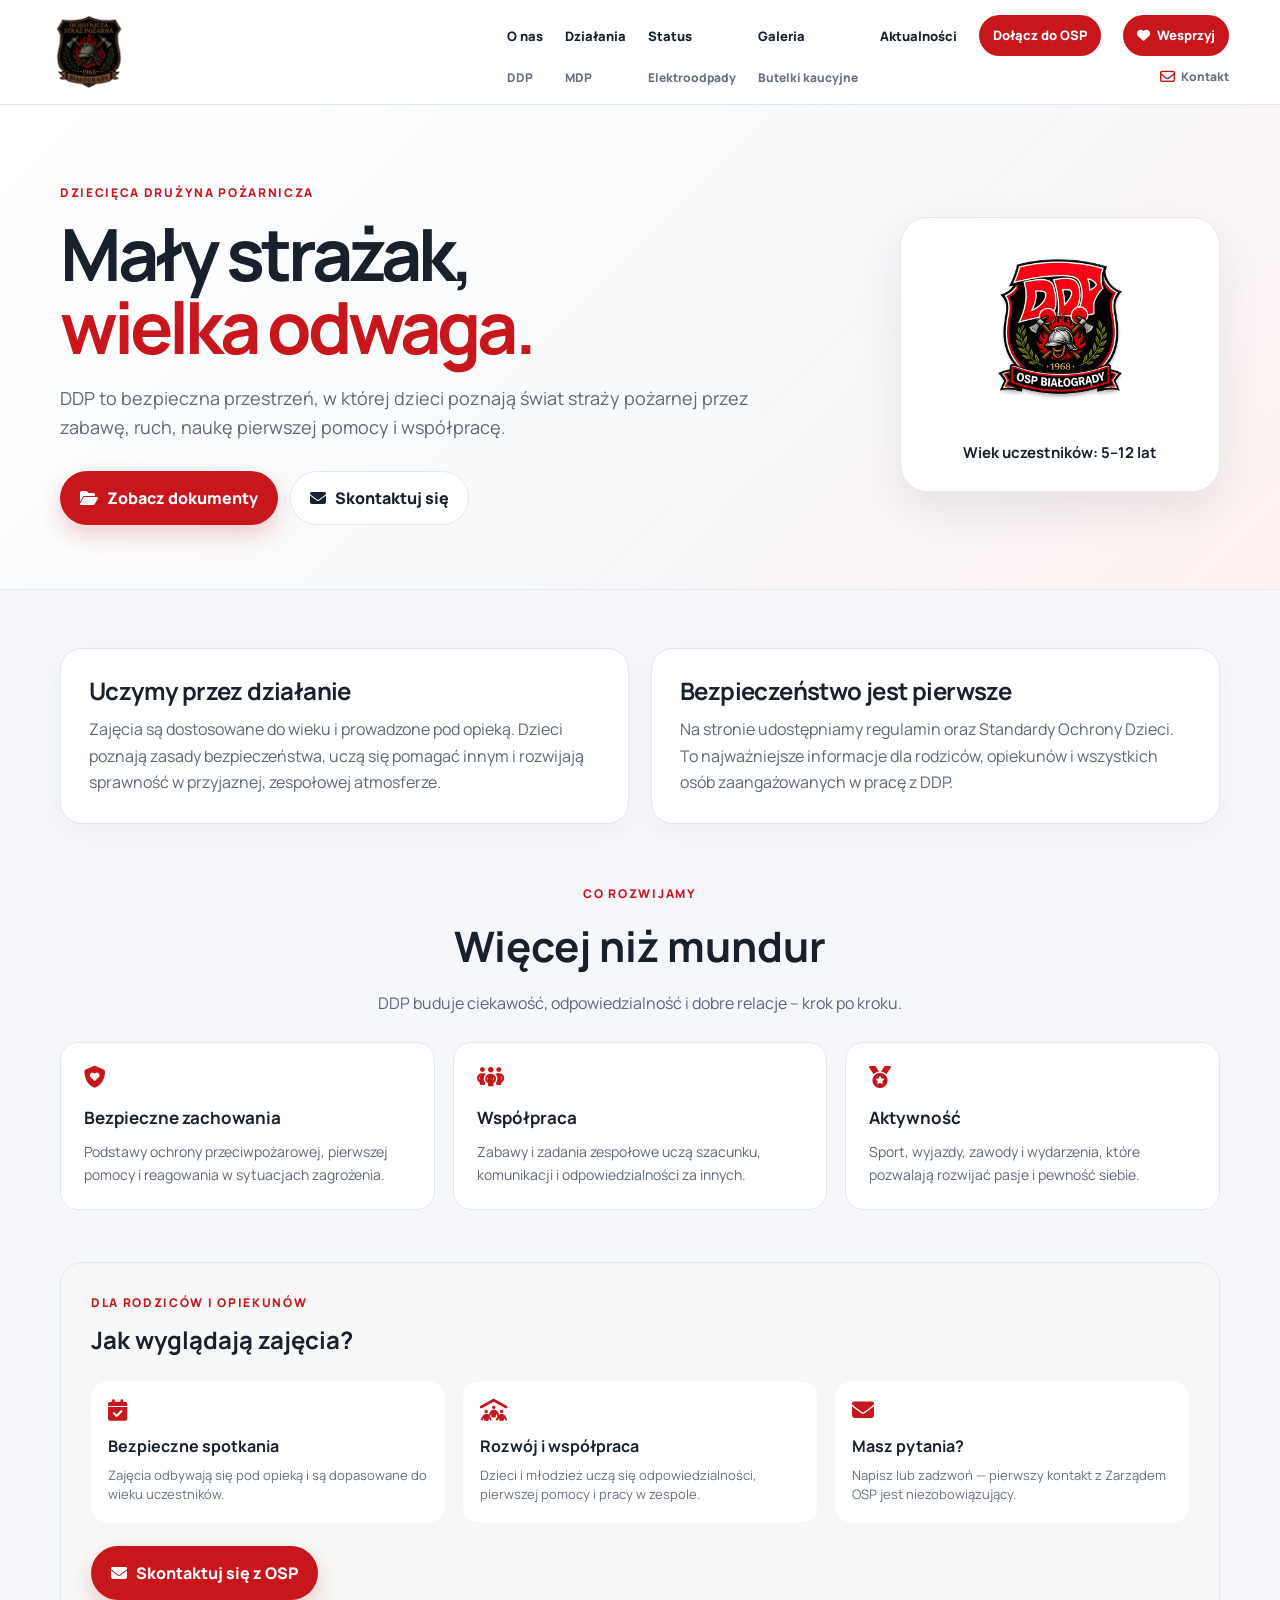
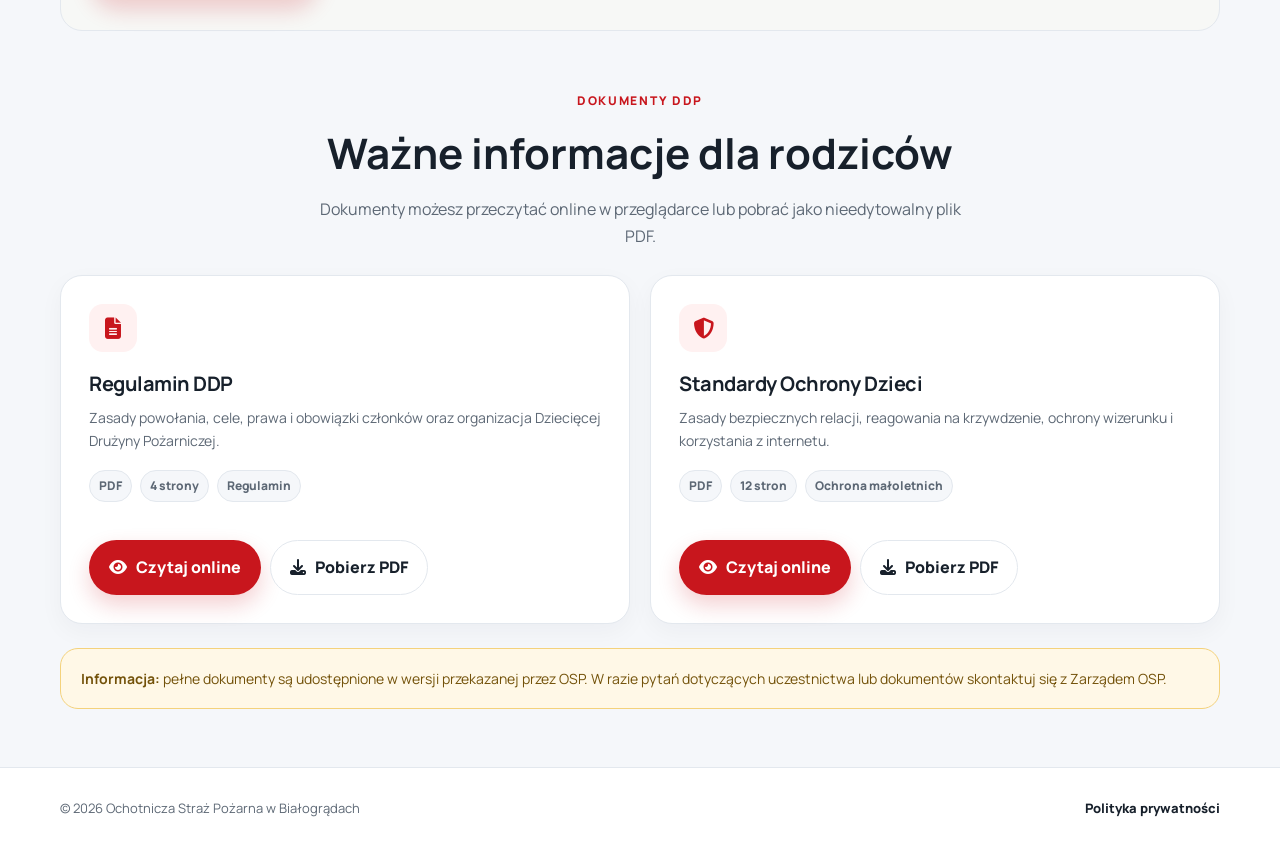
<file: ddp.html>
<!doctype html><html lang="pl"><head><meta charset="utf-8"><meta name="viewport" content="width=device-width,initial-scale=1"><title>DDP | OSP Białogrądy</title><link rel="icon" href="assets/img/optimized/logo.webp"><link rel="preconnect" href="https://fonts.googleapis.com"><link href="https://fonts.googleapis.com/css2?family=Manrope:wght@400;600;700;800;900&display=swap" rel="stylesheet"><link rel="stylesheet" href="https://cdnjs.cloudflare.com/ajax/libs/font-awesome/6.6.0/css/all.min.css"><link rel="stylesheet" href="assets/css/druzyny.css">  <link rel="stylesheet" href="assets/css/site-nav.css">
<meta name="description" content="Dziecięca Drużyna Pożarnicza OSP Białogrądy dla dzieci w wieku 5–12 lat. Zajęcia, dokumenty i informacje dla rodziców."><link rel="canonical" href="https://ospbialogrady.github.io/ddp.html"><style id="doc-read-online-mobile">@media(max-width:750px){.doc-read-online{display:none!important}}</style><style id="parent-guide-style">.parent-guide{margin:52px 0 30px;padding:30px;border-radius:22px;background:#f7f8f6;border:1px solid #e3e8ee}.parent-guide h2{margin:7px 0 22px;color:#17202b}.parent-guide-grid{display:grid;grid-template-columns:repeat(3,1fr);gap:18px;margin-bottom:24px}.parent-guide-grid>div{padding:17px;border-radius:15px;background:#fff}.parent-guide-grid i{display:block;color:#c8161d;font-size:22px;margin-bottom:12px}.parent-guide-grid strong{display:block;color:#17202b;margin-bottom:7px}.parent-guide-grid p{color:#66717e;font-size:13px;line-height:1.5;margin:0}.parent-guide .btn{display:inline-flex}@media(max-width:700px){.parent-guide{padding:22px}.parent-guide-grid{grid-template-columns:1fr}}</style></head><body><nav id="site-nav" class="site-nav">
  <div class="container site-nav-inner">
    <a class="site-brand" href="index.html"><img src="assets/img/optimized/logo.webp" alt="Logo OSP Białogrądy"></a>
    <ul class="site-nav-links" id="primary-navigation">
      <li class="nav-main"><a href="index.html#about">O nas</a></li>
      <li class="nav-main"><a href="index.html#missions">Działania</a></li>
      <li class="nav-main"><a href="index.html#status">Status</a></li>
      <li class="nav-main"><a href="index.html#gallery">Galeria</a></li>
      <li class="nav-main"><a href="aktualnosci.html">Aktualności</a></li>
      <li class="nav-main nav-join"><a href="dolacz.html">Dołącz do OSP</a></li>
      <li class="nav-main nav-support"><a href="https://www.siepomaga.pl/ospbialogrady" target="_blank" rel="noopener noreferrer"><i class="fa-solid fa-heart" aria-hidden="true"></i> Wesprzyj</a></li>
      <li class="nav-secondary"><a href="ddp.html">DDP</a></li>
      <li class="nav-secondary"><a href="mdp.html">MDP</a></li>
      <li class="nav-secondary"><a href="elektroodpady.html">Elektroodpady</a></li>
      <li class="nav-secondary"><a href="butelki.html">Butelki kaucyjne</a></li>
      <li class="nav-contact"><a href="index.html#contact" title="Skontaktuj się z OSP Białogrądy" aria-label="Kontakt"><i class="fa-regular fa-envelope" aria-hidden="true"></i><span>Kontakt</span></a></li>
    </ul>
    <button class="site-mobile-menu" type="button" aria-label="Otwórz menu" aria-expanded="false" aria-controls="primary-navigation"><i class="fa-solid fa-bars" aria-hidden="true"></i></button>
  </div>
</nav><header class="hero"><div class="container hero-grid"><div><div class="eyebrow">Dziecięca Drużyna Pożarnicza</div><h1>Mały strażak,<br><span>wielka odwaga.</span></h1><p>DDP to bezpieczna przestrzeń, w której dzieci poznają świat straży pożarnej przez zabawę, ruch, naukę pierwszej pomocy i współpracę.</p><div class="hero-actions"><a class="btn btn-primary" href="#dokumenty"><i class="fa-solid fa-folder-open"></i> Zobacz dokumenty</a><a class="btn btn-light" href="index.html#contact"><i class="fa-solid fa-envelope"></i> Skontaktuj się</a></div></div><aside class="team-mark"><img src="assets/img/optimized/ddp-logo.webp" alt="Logo Dziecięcej Drużyny Pożarniczej"><strong>Wiek uczestników: 5–12 lat</strong></aside></div></header><main class="main"><div class="container"><div class="intro-grid"><section class="card"><h2>Uczymy przez działanie</h2><p>Zajęcia są dostosowane do wieku i prowadzone pod opieką. Dzieci poznają zasady bezpieczeństwa, uczą się pomagać innym i rozwijają sprawność w przyjaznej, zespołowej atmosferze.</p></section><section class="card"><h2>Bezpieczeństwo jest pierwsze</h2><p>Na stronie udostępniamy regulamin oraz Standardy Ochrony Dzieci. To najważniejsze informacje dla rodziców, opiekunów i wszystkich osób zaangażowanych w pracę z DDP.</p></section></div><div class="section-heading"><div class="eyebrow">Co rozwijamy</div><h2>Więcej niż mundur</h2><p>DDP buduje ciekawość, odpowiedzialność i dobre relacje – krok po kroku.</p></div><div class="feature-grid"><article class="feature"><i class="fa-solid fa-shield-heart"></i><h3>Bezpieczne zachowania</h3><p>Podstawy ochrony przeciwpożarowej, pierwszej pomocy i reagowania w sytuacjach zagrożenia.</p></article><article class="feature"><i class="fa-solid fa-people-group"></i><h3>Współpraca</h3><p>Zabawy i zadania zespołowe uczą szacunku, komunikacji i odpowiedzialności za innych.</p></article><article class="feature"><i class="fa-solid fa-medal"></i><h3>Aktywność</h3><p>Sport, wyjazdy, zawody i wydarzenia, które pozwalają rozwijać pasje i pewność siebie.</p></article></div><section class="parent-guide"><div class="eyebrow">Dla rodziców i opiekunów</div><h2>Jak wyglądają zajęcia?</h2><div class="parent-guide-grid"><div><i class="fa-solid fa-calendar-check"></i><strong>Bezpieczne spotkania</strong><p>Zajęcia odbywają się pod opieką i są dopasowane do wieku uczestników.</p></div><div><i class="fa-solid fa-people-roof"></i><strong>Rozwój i współpraca</strong><p>Dzieci i młodzież uczą się odpowiedzialności, pierwszej pomocy i pracy w zespole.</p></div><div><i class="fa-solid fa-envelope"></i><strong>Masz pytania?</strong><p>Napisz lub zadzwoń — pierwszy kontakt z Zarządem OSP jest niezobowiązujący.</p></div></div><a class="btn btn-primary" href="index.html#contact"><i class="fa-solid fa-envelope"></i> Skontaktuj się z OSP</a></section><section id="dokumenty"><div class="section-heading"><div class="eyebrow">Dokumenty DDP</div><h2>Ważne informacje dla rodziców</h2><p>Dokumenty możesz przeczytać online w przeglądarce lub pobrać jako nieedytowalny plik PDF.</p></div><div class="docs-grid"><article class="card doc-card"><div><div class="doc-icon"><i class="fa-solid fa-file-lines"></i></div><h3>Regulamin DDP</h3><p>Zasady powołania, cele, prawa i obowiązki członków oraz organizacja Dziecięcej Drużyny Pożarniczej.</p><div class="doc-meta"><span class="tag">PDF</span><span class="tag">4 strony</span><span class="tag">Regulamin</span></div></div><div class="doc-actions"><a class="btn btn-primary doc-read-online" href="dokument.html?plik=ddpRegulamin"><i class="fa-solid fa-eye"></i> Czytaj online</a><a class="btn btn-light" href="assets/docs/Regulamin DDP.pdf" download><i class="fa-solid fa-download"></i> Pobierz PDF</a></div></article><article class="card doc-card"><div><div class="doc-icon"><i class="fa-solid fa-shield-halved"></i></div><h3>Standardy Ochrony Dzieci</h3><p>Zasady bezpiecznych relacji, reagowania na krzywdzenie, ochrony wizerunku i korzystania z internetu.</p><div class="doc-meta"><span class="tag">PDF</span><span class="tag">12 stron</span><span class="tag">Ochrona małoletnich</span></div></div><div class="doc-actions"><a class="btn btn-primary doc-read-online" href="dokument.html?plik=ddpStandardy"><i class="fa-solid fa-eye"></i> Czytaj online</a><a class="btn btn-light" href="assets/docs/Standardy Ochrony Dzieci DDP.pdf" download><i class="fa-solid fa-download"></i> Pobierz PDF</a></div></article></div></section><div class="notice" style="margin-top:24px"><strong>Informacja:</strong> pełne dokumenty są udostępnione w wersji przekazanej przez OSP. W razie pytań dotyczących uczestnictwa lub dokumentów skontaktuj się z Zarządem OSP.</div></div></main><footer class="footer"><div class="container footer-inner"><span>© 2026 Ochotnicza Straż Pożarna w Białogrądach</span><a href="polityka.html">Polityka prywatności</a></div></footer><script src="assets/js/site-nav.js"></script>
</body></html>
</file>
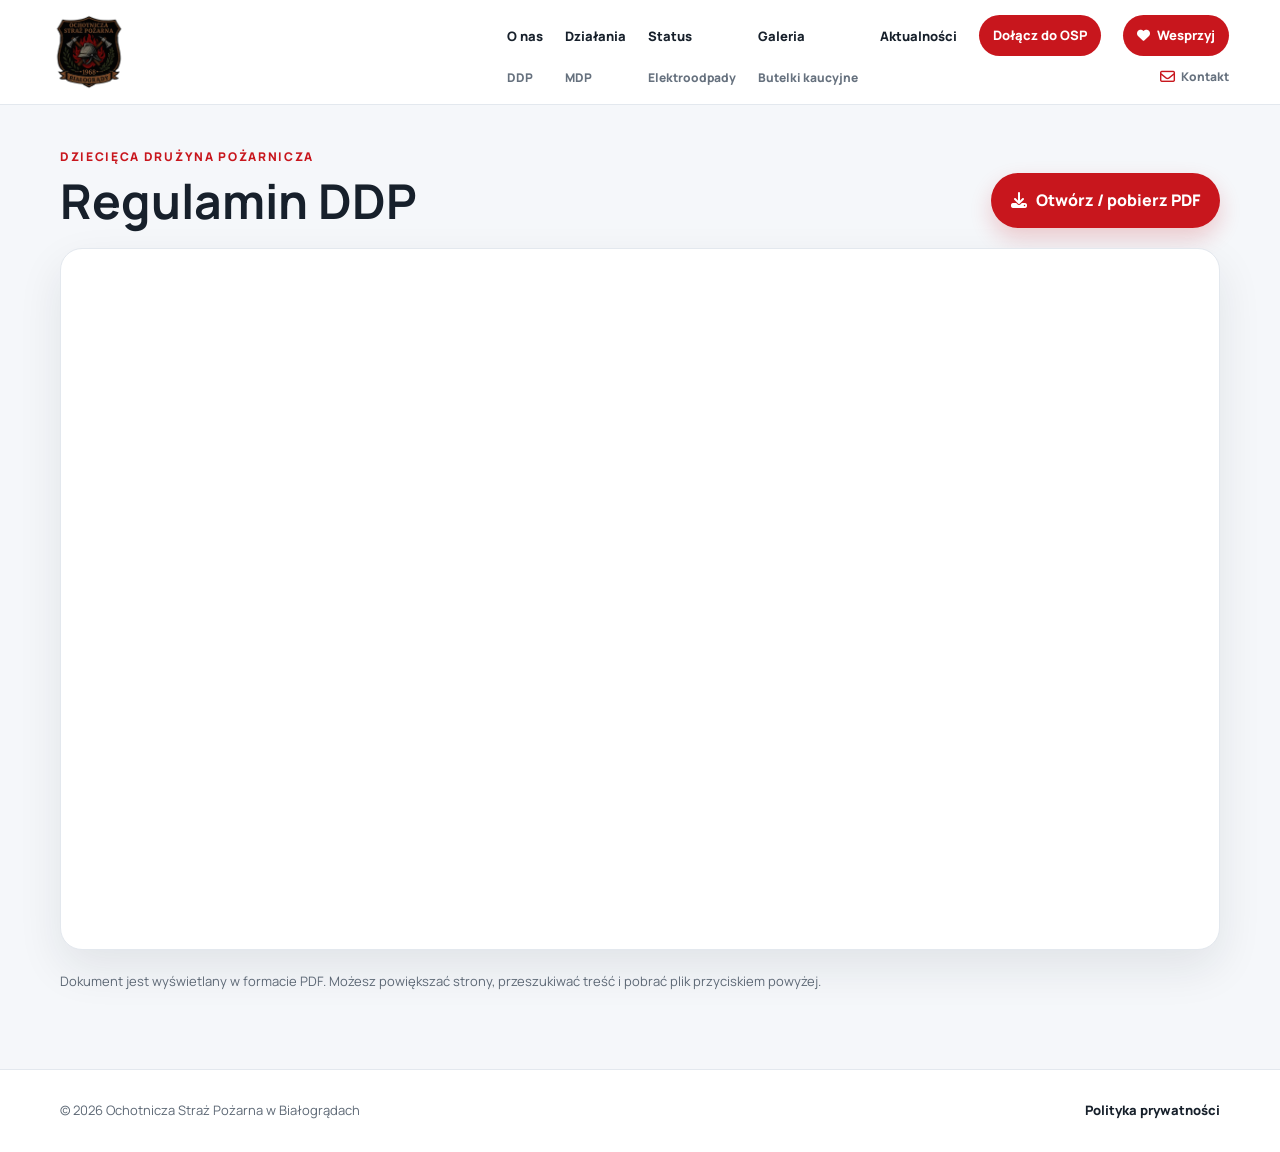
<file: dokument.html>
<!doctype html><html lang="pl"><head><meta charset="utf-8"><meta name="viewport" content="width=device-width,initial-scale=1"><title>Dokument | OSP Białogrądy</title><link rel="icon" href="assets/img/optimized/logo.webp"><link rel="preconnect" href="https://fonts.googleapis.com"><link href="https://fonts.googleapis.com/css2?family=Manrope:wght@400;600;700;800;900&display=swap" rel="stylesheet"><link rel="stylesheet" href="https://cdnjs.cloudflare.com/ajax/libs/font-awesome/6.6.0/css/all.min.css"><link rel="stylesheet" href="assets/css/druzyny.css"><style>.reader{padding:42px 0 64px}.reader-head{display:flex;justify-content:space-between;align-items:flex-end;gap:20px;flex-wrap:wrap;margin-bottom:20px}.reader-head h1{font-size:clamp(28px,5vw,48px);margin:8px 0 0;line-height:1.1}.reader-frame{height:min(78vh,1000px);min-height:620px;width:100%;border:1px solid var(--line);border-radius:22px;background:#fff;box-shadow:var(--shadow)}.reader-help{margin-top:14px;color:var(--muted);font-size:13px}@media(max-width:700px){.reader-frame{min-height:70vh;height:75vh}.reader-head .btn{width:100%;justify-content:center}}@media(max-width:700px){.reader-frame{min-height:70vh;height:75vh}.reader-head .btn{width:100%;justify-content:center}}/* priority1-document-mobile */</style>  <link rel="stylesheet" href="assets/css/site-nav.css">
<meta name="description" content="Regulaminy i standardy ochrony dzieci oraz młodzieży OSP Białogrądy do przeczytania i pobrania."><link rel="canonical" href="https://ospbialogrady.github.io/dokument.html"></head><body><nav id="site-nav" class="site-nav">
  <div class="container site-nav-inner">
    <a class="site-brand" href="index.html"><img src="assets/img/optimized/logo.webp" alt="Logo OSP Białogrądy"></a>
    <ul class="site-nav-links" id="primary-navigation">
      <li class="nav-main"><a href="index.html#about">O nas</a></li>
      <li class="nav-main"><a href="index.html#missions">Działania</a></li>
      <li class="nav-main"><a href="index.html#status">Status</a></li>
      <li class="nav-main"><a href="index.html#gallery">Galeria</a></li>
      <li class="nav-main"><a href="aktualnosci.html">Aktualności</a></li>
      <li class="nav-main nav-join"><a href="dolacz.html">Dołącz do OSP</a></li>
      <li class="nav-main nav-support"><a href="https://www.siepomaga.pl/ospbialogrady" target="_blank" rel="noopener noreferrer"><i class="fa-solid fa-heart" aria-hidden="true"></i> Wesprzyj</a></li>
      <li class="nav-secondary"><a href="ddp.html">DDP</a></li>
      <li class="nav-secondary"><a href="mdp.html">MDP</a></li>
      <li class="nav-secondary"><a href="elektroodpady.html">Elektroodpady</a></li>
      <li class="nav-secondary"><a href="butelki.html">Butelki kaucyjne</a></li>
      <li class="nav-contact"><a href="index.html#contact" title="Skontaktuj się z OSP Białogrądy" aria-label="Kontakt"><i class="fa-regular fa-envelope" aria-hidden="true"></i><span>Kontakt</span></a></li>
    </ul>
    <button class="site-mobile-menu" type="button" aria-label="Otwórz menu" aria-expanded="false" aria-controls="primary-navigation"><i class="fa-solid fa-bars" aria-hidden="true"></i></button>
  </div>
</nav><main class="reader"><div class="container"><div class="reader-head"><div><div class="eyebrow" id="eyebrow">Dokument OSP Białogrądy</div><h1 id="title">Dokument</h1></div><a class="btn btn-primary" id="download" href="#" download><i class="fa-solid fa-download"></i> Otwórz / pobierz PDF</a></div><iframe class="reader-frame" id="frame" title="Dokument PDF do przeczytania online"></iframe><p class="reader-help">Dokument jest wyświetlany w formacie PDF. Możesz powiększać strony, przeszukiwać treść i pobrać plik przyciskiem powyżej.</p></div></main><footer class="footer"><div class="container footer-inner"><span>© 2026 Ochotnicza Straż Pożarna w Białogrądach</span><a href="polityka.html">Polityka prywatności</a></div></footer><script>(function(){const docs={ddpRegulamin:{title:'Regulamin DDP',eyebrow:'Dziecięca Drużyna Pożarnicza',file:'assets/docs/Regulamin DDP.pdf'},ddpStandardy:{title:'Standardy Ochrony Dzieci DDP',eyebrow:'Dziecięca Drużyna Pożarnicza',file:'assets/docs/Standardy Ochrony Dzieci DDP.pdf'},mdpRegulamin:{title:'Regulamin MDP',eyebrow:'Młodzieżowa Drużyna Pożarnicza',file:'assets/docs/Regulamin MDP.pdf'},mdpStandardy:{title:'Standardy Ochrony Młodzieży MDP',eyebrow:'Młodzieżowa Drużyna Pożarnicza',file:'assets/docs/Standardy Ochrony Dzieci MDP.pdf'}};const key=new URLSearchParams(location.search).get('plik')||'ddpRegulamin';const doc=docs[key]||docs.ddpRegulamin;document.title=doc.title+' | OSP Białogrądy';document.getElementById('title').textContent=doc.title;document.getElementById('eyebrow').textContent=doc.eyebrow;document.getElementById('frame').src=doc.file;const download=document.getElementById('download');download.href=doc.file;download.setAttribute('download',doc.file.split('/').pop())})();</script><script src="assets/js/site-nav.js"></script>
</body></html>
</file>
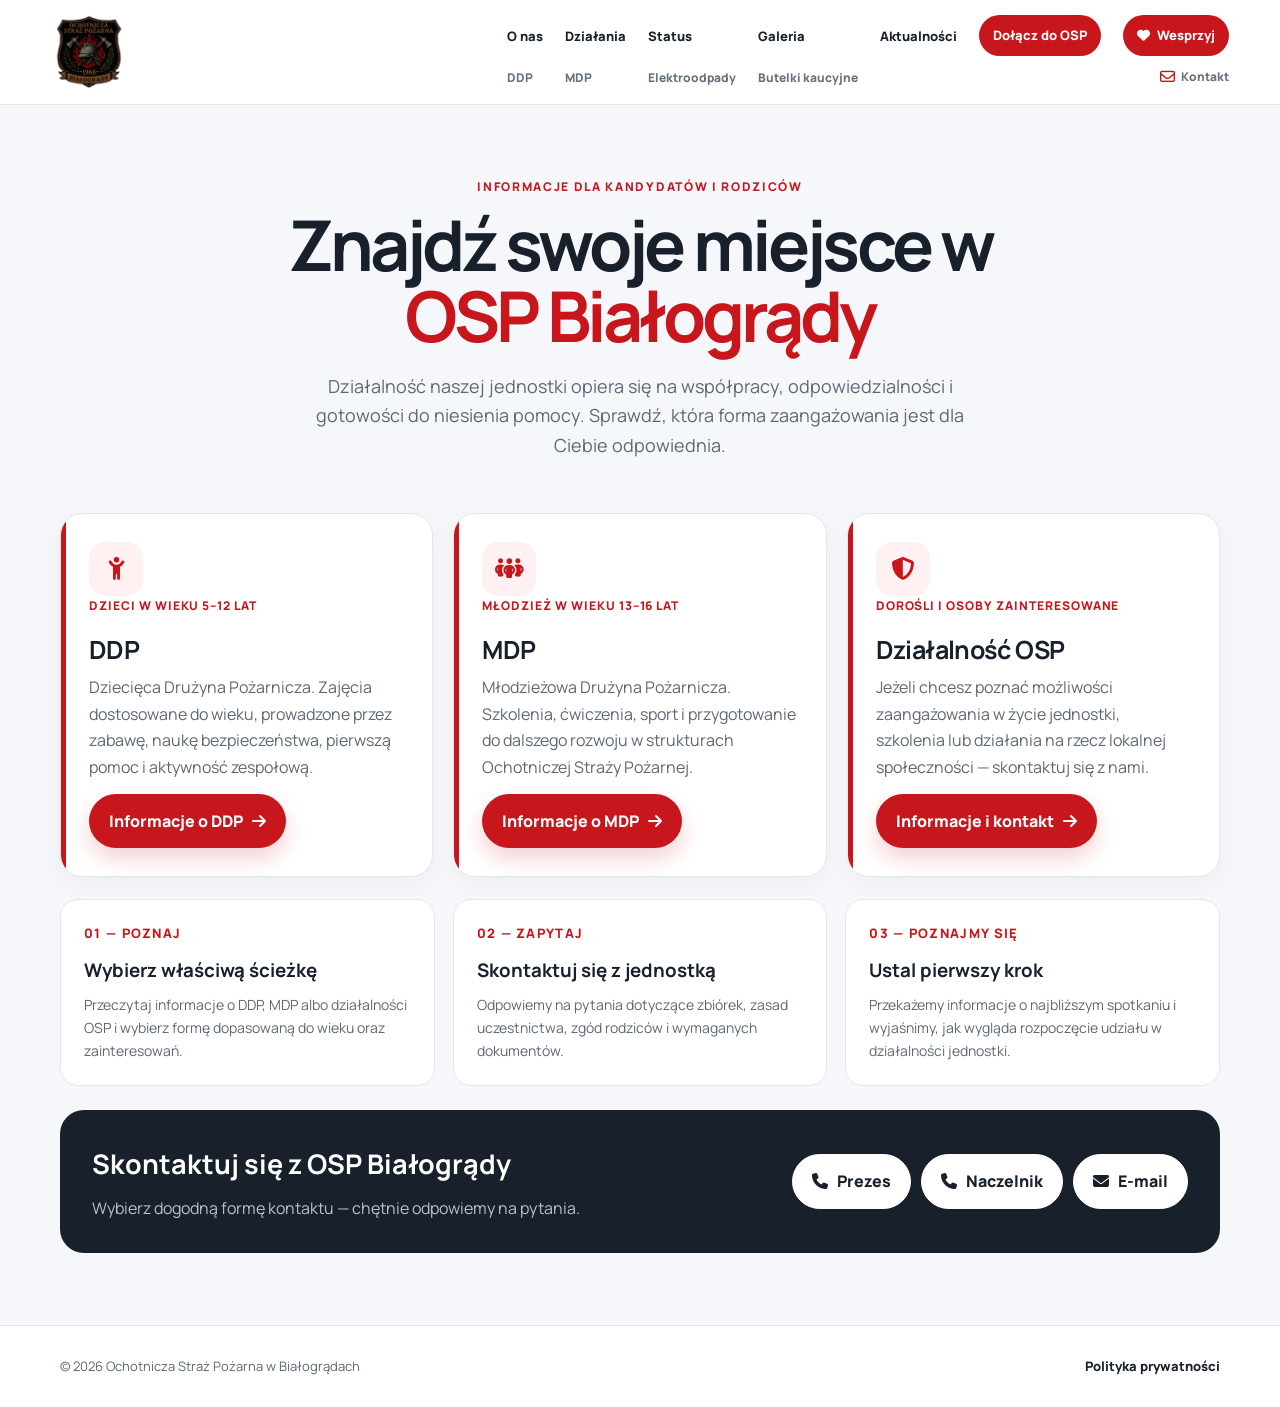
<file: dolacz.html>
<!doctype html><html lang="pl"><head><meta charset="utf-8"><meta name="viewport" content="width=device-width,initial-scale=1"><title>Dołącz do OSP Białogrądy</title><link rel="icon" href="assets/img/optimized/logo.webp"><link rel="preconnect" href="https://fonts.googleapis.com"><link href="https://fonts.googleapis.com/css2?family=Manrope:wght@400;600;700;800;900&display=swap" rel="stylesheet"><link rel="stylesheet" href="https://cdnjs.cloudflare.com/ajax/libs/font-awesome/6.6.0/css/all.min.css"><link rel="stylesheet" href="assets/css/druzyny.css"><style>.join{padding:72px 0}.join-hero{max-width:780px;margin:0 auto 52px;text-align:center}.join-hero h1{font-size:clamp(38px,6vw,70px);line-height:1.02;letter-spacing:-.055em;margin:12px 0 20px}.join-hero h1 span{color:var(--red)}.join-hero p{max-width:680px;margin:0 auto;color:var(--muted);font-size:18px}.path-grid{display:grid;grid-template-columns:repeat(3,1fr);gap:20px}.path-card{position:relative;overflow:hidden}.path-card:before{content:"";position:absolute;left:0;top:0;width:5px;height:100%;background:var(--red)}.path-card .path-icon{width:54px;height:54px;border-radius:16px;display:grid;place-items:center;background:#fff1f1;color:var(--red);font-size:23px}.path-card h2{font-size:25px;margin:20px 0 9px}.path-card .age{font-size:12px;color:var(--red);font-weight:900;letter-spacing:.08em;text-transform:uppercase}.path-card p{color:var(--muted);min-height:78px}.path-card .btn{margin-top:14px}.steps{display:grid;grid-template-columns:repeat(3,1fr);gap:18px;margin-top:22px}.step{background:#fff;border:1px solid var(--line);border-radius:18px;padding:23px}.step-number{color:var(--red);font-weight:900;font-size:13px;letter-spacing:.1em}.step h3{margin:10px 0 7px}.step p{color:var(--muted);font-size:14px;margin:0}.contact-panel{margin-top:24px;background:var(--ink);color:#fff;border-radius:24px;padding:32px;display:flex;justify-content:space-between;align-items:center;gap:25px;flex-wrap:wrap}.contact-panel h2{margin:0 0 8px;font-size:27px}.contact-panel p{margin:0;color:#b8c1cc}.contact-buttons{display:flex;flex-wrap:wrap;gap:10px}.contact-buttons .btn-light{background:#fff;border-color:#fff}@media(max-width:850px){.path-grid,.steps{grid-template-columns:1fr}.join{padding:46px 0}.path-card p{min-height:0}.contact-panel{padding:25px}.contact-buttons,.contact-buttons .btn{width:100%}.contact-buttons .btn{justify-content:center}}</style>  <link rel="stylesheet" href="assets/css/site-nav.css">
<meta name="description" content="Sprawdź, jak dołączyć do OSP Białogrądy, DDP lub MDP. Informacje dla dzieci, młodzieży, rodziców i dorosłych."><link rel="canonical" href="https://ospbialogrady.github.io/dolacz.html"></head><body><nav id="site-nav" class="site-nav">
  <div class="container site-nav-inner">
    <a class="site-brand" href="index.html"><img src="assets/img/optimized/logo.webp" alt="Logo OSP Białogrądy"></a>
    <ul class="site-nav-links" id="primary-navigation">
      <li class="nav-main"><a href="index.html#about">O nas</a></li>
      <li class="nav-main"><a href="index.html#missions">Działania</a></li>
      <li class="nav-main"><a href="index.html#status">Status</a></li>
      <li class="nav-main"><a href="index.html#gallery">Galeria</a></li>
      <li class="nav-main"><a href="aktualnosci.html">Aktualności</a></li>
      <li class="nav-main nav-join"><a href="dolacz.html">Dołącz do OSP</a></li>
      <li class="nav-main nav-support"><a href="https://www.siepomaga.pl/ospbialogrady" target="_blank" rel="noopener noreferrer"><i class="fa-solid fa-heart" aria-hidden="true"></i> Wesprzyj</a></li>
      <li class="nav-secondary"><a href="ddp.html">DDP</a></li>
      <li class="nav-secondary"><a href="mdp.html">MDP</a></li>
      <li class="nav-secondary"><a href="elektroodpady.html">Elektroodpady</a></li>
      <li class="nav-secondary"><a href="butelki.html">Butelki kaucyjne</a></li>
      <li class="nav-contact"><a href="index.html#contact" title="Skontaktuj się z OSP Białogrądy" aria-label="Kontakt"><i class="fa-regular fa-envelope" aria-hidden="true"></i><span>Kontakt</span></a></li>
    </ul>
    <button class="site-mobile-menu" type="button" aria-label="Otwórz menu" aria-expanded="false" aria-controls="primary-navigation"><i class="fa-solid fa-bars" aria-hidden="true"></i></button>
  </div>
</nav><main class="join"><div class="container"><header class="join-hero"><div class="eyebrow">Informacje dla kandydatów i rodziców</div><h1>Znajdź swoje miejsce w <span>OSP Białogrądy</span></h1><p>Działalność naszej jednostki opiera się na współpracy, odpowiedzialności i gotowości do niesienia pomocy. Sprawdź, która forma zaangażowania jest dla Ciebie odpowiednia.</p></header><section class="path-grid"><article class="card path-card"><div class="path-icon"><i class="fa-solid fa-child-reaching"></i></div><div class="age">Dzieci w wieku 5–12 lat</div><h2>DDP</h2><p>Dziecięca Drużyna Pożarnicza. Zajęcia dostosowane do wieku, prowadzone przez zabawę, naukę bezpieczeństwa, pierwszą pomoc i aktywność zespołową.</p><a class="btn btn-primary" href="ddp.html">Informacje o DDP <i class="fa-solid fa-arrow-right"></i></a></article><article class="card path-card"><div class="path-icon"><i class="fa-solid fa-people-group"></i></div><div class="age">Młodzież w wieku 13–16 lat</div><h2>MDP</h2><p>Młodzieżowa Drużyna Pożarnicza. Szkolenia, ćwiczenia, sport i przygotowanie do dalszego rozwoju w strukturach Ochotniczej Straży Pożarnej.</p><a class="btn btn-primary" href="mdp.html">Informacje o MDP <i class="fa-solid fa-arrow-right"></i></a></article><article class="card path-card"><div class="path-icon"><i class="fa-solid fa-shield-halved"></i></div><div class="age">Dorośli i osoby zainteresowane</div><h2>Działalność OSP</h2><p>Jeżeli chcesz poznać możliwości zaangażowania w życie jednostki, szkolenia lub działania na rzecz lokalnej społeczności — skontaktuj się z nami.</p><a class="btn btn-primary" href="#kontakt">Informacje i kontakt <i class="fa-solid fa-arrow-right"></i></a></article></section><section class="steps"><article class="step"><div class="step-number">01 — POZNAJ</div><h3>Wybierz właściwą ścieżkę</h3><p>Przeczytaj informacje o DDP, MDP albo działalności OSP i wybierz formę dopasowaną do wieku oraz zainteresowań.</p></article><article class="step"><div class="step-number">02 — ZAPYTAJ</div><h3>Skontaktuj się z jednostką</h3><p>Odpowiemy na pytania dotyczące zbiórek, zasad uczestnictwa, zgód rodziców i wymaganych dokumentów.</p></article><article class="step"><div class="step-number">03 — POZNAJMY SIĘ</div><h3>Ustal pierwszy krok</h3><p>Przekażemy informacje o najbliższym spotkaniu i wyjaśnimy, jak wygląda rozpoczęcie udziału w działalności jednostki.</p></article></section><section class="contact-panel" id="kontakt"><div><h2>Skontaktuj się z OSP Białogrądy</h2><p>Wybierz dogodną formę kontaktu — chętnie odpowiemy na pytania.</p></div><div class="contact-buttons"><a class="btn btn-light" href="tel:882505623"><i class="fa-solid fa-phone"></i> Prezes</a><a class="btn btn-light" href="tel:795583073"><i class="fa-solid fa-phone"></i> Naczelnik</a><a class="btn btn-light" href="mailto:osp.bialogrady@gmail.com"><i class="fa-solid fa-envelope"></i> E-mail</a></div></section></div></main><footer class="footer"><div class="container footer-inner"><span>© 2026 Ochotnicza Straż Pożarna w Białogrądach</span><a href="polityka.html">Polityka prywatności</a></div></footer><script src="assets/js/site-nav.js"></script>
</body></html>
</file>
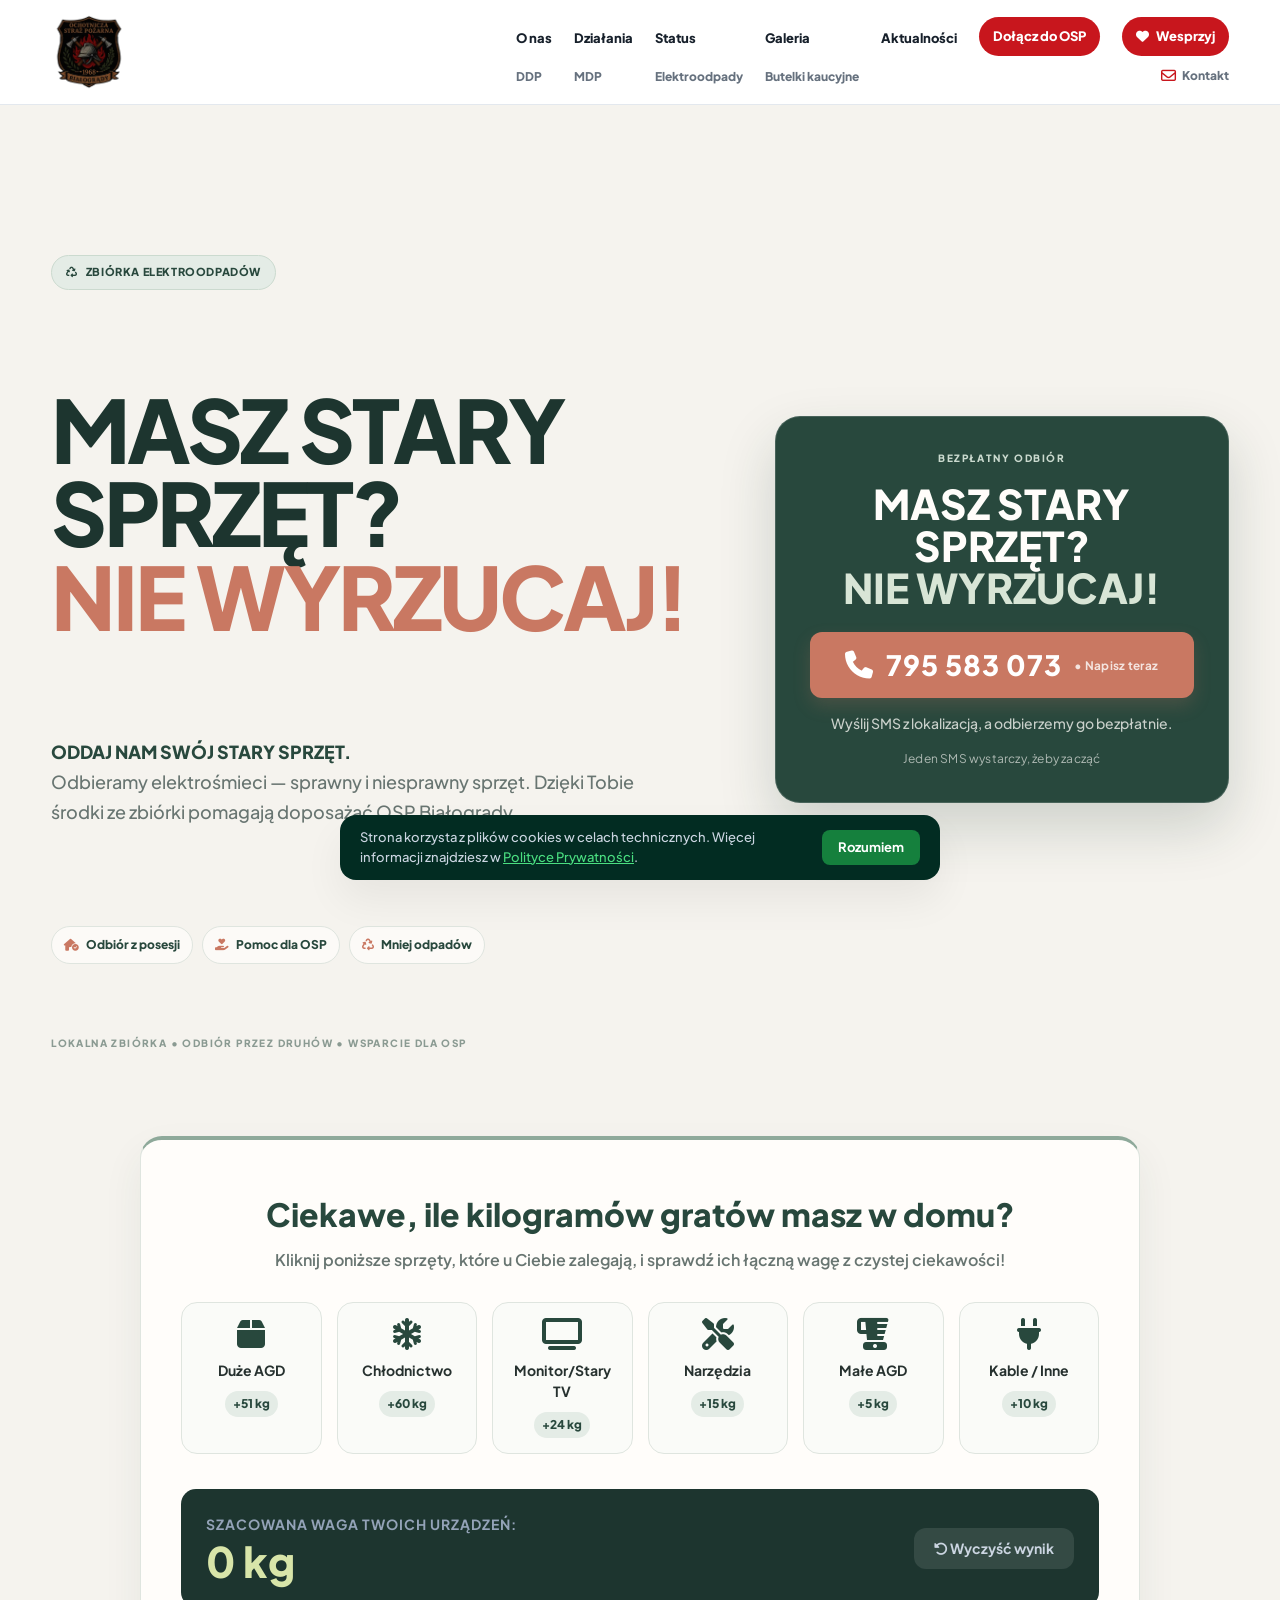
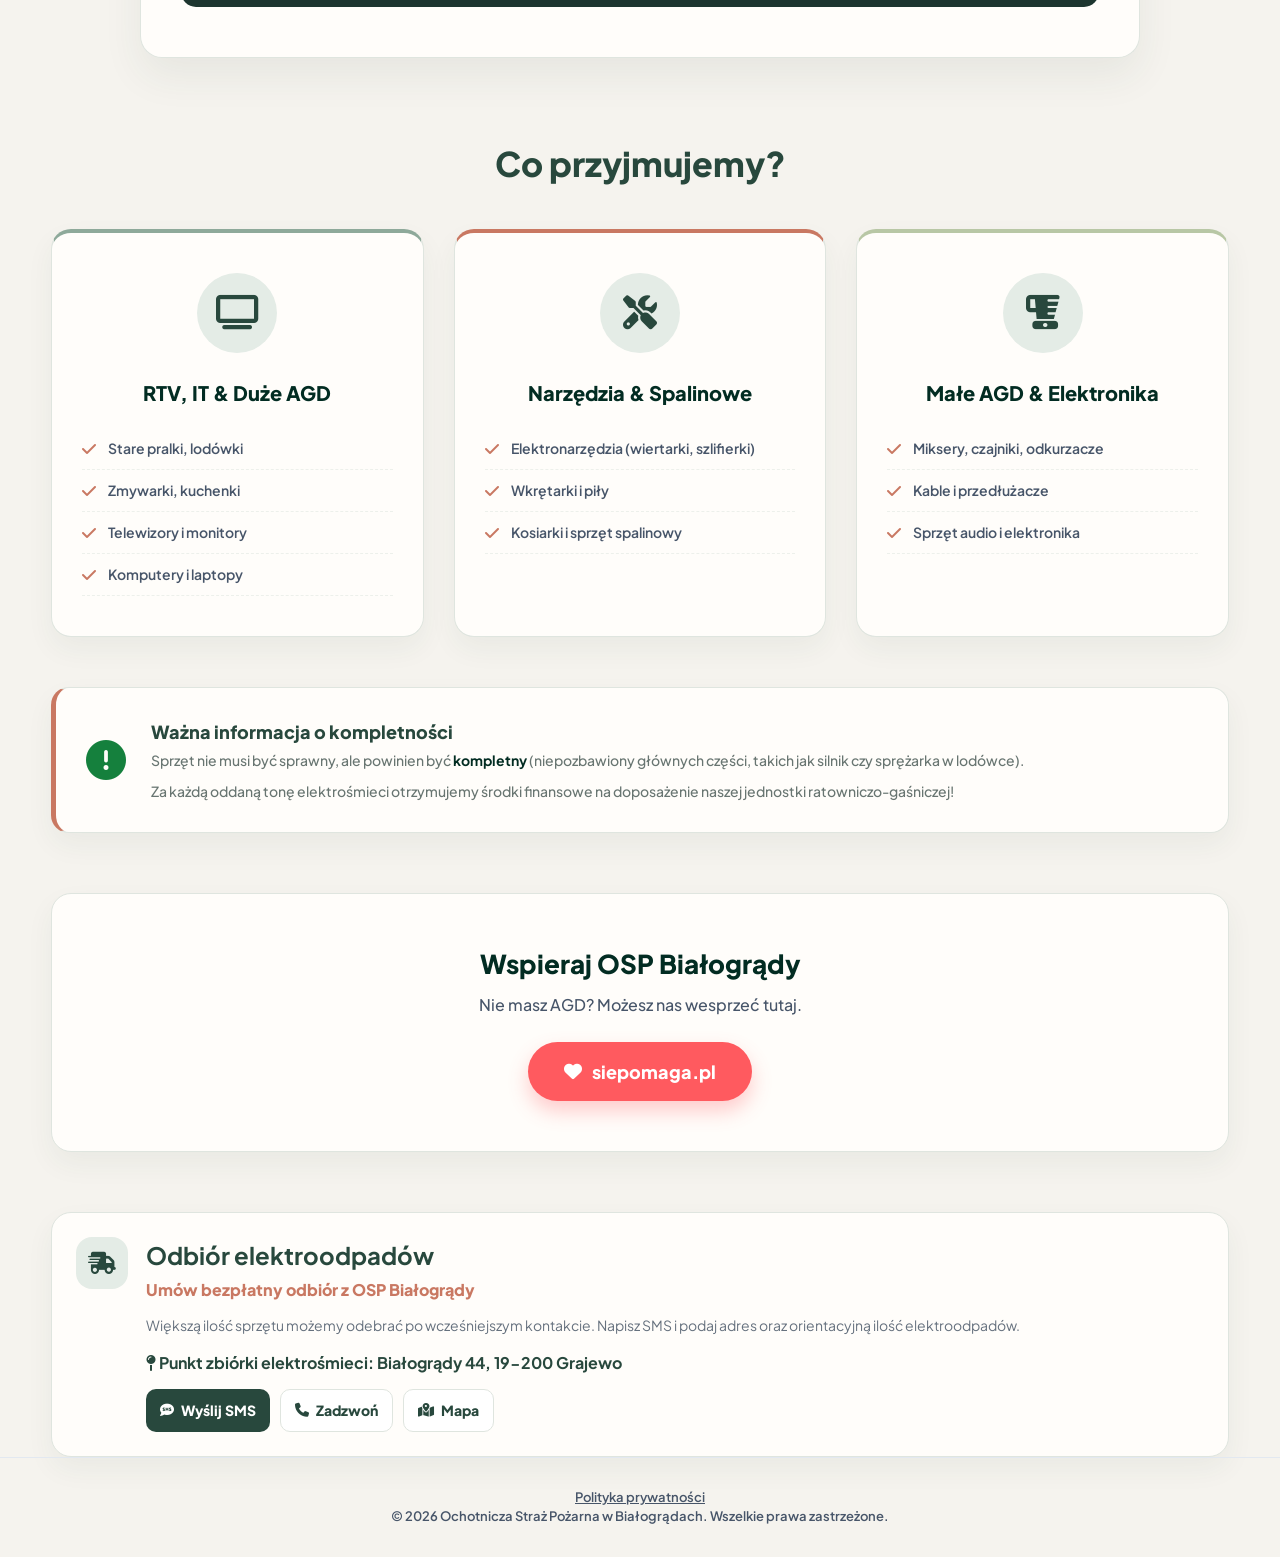
<file: elektroodpady.html>
<!DOCTYPE html>
<html lang="pl">
<head>
    <meta charset="UTF-8">
    <meta name="viewport" content="width=device-width, initial-scale=1.0">
    <title>Zbiórka Elektrośmieci | OSP Białogrądy</title>
    
    <link href="https://fonts.googleapis.com/css2?family=Oswald:wght@500;600;700&family=Plus+Jakarta+Sans:wght@400;500;600;700;800;900&display=swap" rel="stylesheet">
    <link rel="stylesheet" href="https://cdnjs.cloudflare.com/ajax/libs/font-awesome/6.6.0/css/all.min.css">
    
	  <link rel="icon" type="image/png" href="assets/img/optimized/logo.webp">
	<meta property="og:type" content="website">
<link rel="manifest" href="manifest.webmanifest">

<meta property="og:title"
content="Zbiórka Elektroodpadów | OSP Białogrądy">

<meta property="og:description"
content="Masz niepotrzebny sprzęt elektryczny? Skontaktuj się z OSP Białogrądy, a odbierzemy go bezpłatnie.">

<meta property="og:image"
content="https://ospbialogrady.github.io/assets/img/optimized/shareagd.webp">

<meta property="og:url"
content="https://ospbialogrady.github.io/elektroodpady.html">

<meta name="twitter:card" content="summary_large_image">

<meta name="twitter:title"
content="Zbiórka Elektroodpadów | OSP Białogrądy">

<meta name="twitter:description"
content="Przekaż elektroodpady i wesprzyj działalność OSP Białogrądy.">

<meta name="twitter:image"
content="https://ospbialogrady.github.io/assets/img/optimized/shareagd.webp">
    <style>
        :root {
            --brand-green: #15803d;
            --brand-green-hover: #166534;
            --brand-green-light: #dcfce7;
            --brand-dark: #022c22;
            --text-main: #0f172a;
            --text-muted: #475569;
            --bg-main: #f8fafc;
            --border: #e2e8f0;
            --shadow-lg: 0 20px 40px rgba(0,0,0,0.06);
        }

        * { margin:0; padding:0; box-sizing:border-box; }
        html { scroll-behavior:smooth; overflow-x: hidden; }
        body { background-color: var(--bg-main); color: var(--text-main); font-family: 'Plus Jakarta Sans', sans-serif; line-height: 1.5; overflow-x: hidden; }
        .container { width: min(1180px, 92%); margin: auto; }

        /* NAVBAR */
        #navbar { position: fixed; top:0; left:0; width:100%; z-index:1000; padding: 16px 0; background: rgba(255, 255, 255, 0.96); backdrop-filter: blur(12px); border-bottom: 1px solid var(--border); transition: 0.3s; }
        .nav-container { display: flex; justify-content: space-between; align-items: center; position: relative; }
        .logo { font-size: 20px; font-weight: 900; color: var(--brand-dark); text-decoration: none; display: flex; align-items: center; gap: 10px; }
        .menu-toggle { display: none; background: none; border: none; font-size: 26px; color: var(--brand-dark); cursor: pointer; transition: 0.2s; }
        .nav-links { display: flex; list-style:none; gap: 25px; align-items:center; }
        .nav-links a { color: var(--text-muted); font-size: 14px; font-weight: 700; text-decoration: none; transition: .2s; }
        .nav-links a:hover { color: var(--brand-green); }
        .nav-links a.btn-nav { background: var(--brand-dark); color: #fff; padding: 12px 24px; border-radius: 50px; }
        .nav-links a.btn-nav:hover { background: var(--brand-green); transform: translateY(-2px); }

        /* HERO PARALLAX */
        .eco-mega-hero { position: relative; padding: 160px 0 100px; background: linear-gradient(to bottom, var(--brand-green-light), var(--bg-main)); overflow: hidden; text-align: center; }
        .floating-icon { position: absolute; color: rgba(34, 197, 94, 0.08); z-index: 1; transition: transform 0.1s ease-out; }
        .fi-1 { font-size: clamp(150px, 20vw, 400px); top: -20px; right: -50px; }
        .fi-2 { font-size: clamp(80px, 10vw, 200px); bottom: 20px; left: 20px; }
        
        .eco-mega-content { position: relative; z-index: 10; max-width: 900px; margin: 0 auto; }
        .trust-badge { display: inline-flex; align-items: center; gap: 8px; padding: 8px 18px; border-radius: 50px; background: #f0fdf4; border: 1px solid #bbf7d0; color: var(--brand-green); font-size: 13px; font-weight: 800; letter-spacing: 0.5px; margin-bottom: 20px; text-transform: uppercase; }
        .eco-mega-content h1 { font-size: clamp(36px, 5vw, 65px); line-height: 1.1; margin-bottom: 20px; font-weight: 900; letter-spacing: -1px; color: var(--brand-dark); }
        .eco-mega-content p { font-size: clamp(16px, 2vw, 20px); color: var(--text-muted); margin-bottom: 35px; font-weight: 500; max-width: 750px; margin-left: auto; margin-right: auto; }

        /* SMS BOX Z PLAKATU */
        .sms-box-hero { background: var(--brand-dark); color: #fff; border-radius: 30px; padding: 40px; max-width: 750px; margin: 0 auto; box-shadow: var(--shadow-lg); border: 2px solid rgba(74, 222, 128, 0.3); text-align: center; position: relative; z-index: 20; }
        .sms-box-hero h3 { font-size: clamp(18px, 3vw, 22px); font-weight: 800; margin-bottom: 15px; color: #fff; }
        .phone-btn-hero { display: inline-flex; align-items: center; gap: 12px; background: #dc2626; color: #fff; font-size: clamp(24px, 4vw, 36px); font-weight: 900; padding: 12px 35px; border-radius: 16px; text-decoration: none; letter-spacing: 1px; margin-bottom: 15px; transition: 0.2s; box-shadow: 0 10px 25px rgba(220, 38, 38, 0.4); }
        .phone-btn-hero:hover { background: #b91c1c; transform: scale(1.03); }
        .sms-box-hero p.sub { font-size: 14px; color: #cbd5e1; margin: 0; font-weight: 500; }

        /* KALKULATOR WAGI (CIEKAWOSTKA) */
        .weight-calculator { background: #fff; border-radius: 30px; padding: 50px 40px; margin: 60px auto 80px; position: relative; z-index: 20; box-shadow: var(--shadow-lg); border: 1px solid var(--border); max-width: 1000px; text-align: center; }
        .calc-header { margin-bottom: 30px; }
        .calc-header h2 { font-size: clamp(24px, 4vw, 32px); font-weight: 900; color: var(--brand-dark); margin-bottom: 10px; }
        .calc-grid { display: grid; grid-template-columns: repeat(auto-fit, minmax(140px, 1fr)); gap: 15px; margin-bottom: 35px; }
        .item-btn { background: var(--bg-main); border: 2px solid var(--border); border-radius: 16px; padding: 15px; cursor: pointer; transition: 0.2s; display: flex; flex-direction: column; align-items: center; gap: 10px; }
        .item-btn i { font-size: 32px; color: var(--brand-green); transition: 0.2s; }
        .item-btn span.name { font-weight: 700; font-size: 14px; color: var(--brand-dark); }
        .item-btn span.weight { font-size: 12px; color: var(--text-muted); font-weight: 800; background: #e2e8f0; padding: 4px 8px; border-radius: 20px; }
        .item-btn:hover { border-color: var(--brand-green); background: #f0fdf4; transform: translateY(-3px); }
        .item-btn:hover i { transform: scale(1.1); }

        .result-display { background: var(--brand-dark); color: #fff; padding: 25px; border-radius: 20px; display: flex; justify-content: space-between; align-items: center; flex-wrap: wrap; gap: 20px; text-align: left; }
        .result-number { font-size: 42px; font-weight: 900; color: #4ade80; line-height: 1; }
        .result-label { font-size: 14px; color: #94a3b8; text-transform: uppercase; letter-spacing: 1px; font-weight: 700; margin-bottom: 5px; }

        /* KARTY KATEGORII */
        .section-title { text-align: center; font-size: clamp(26px, 4vw, 34px); font-weight: 900; color: var(--brand-dark); margin-bottom: 40px; }
        .bouncy-grid { display: grid; grid-template-columns: repeat(auto-fit, minmax(280px, 1fr)); gap: 30px; margin-bottom: 50px; }
        .bouncy-card { background: #fff; border-radius: 30px; padding: 40px 30px; box-shadow: var(--shadow-lg); border: 1px solid rgba(0,0,0,0.03); transition: all 0.5s cubic-bezier(0.34, 1.56, 0.64, 1); }
        .bouncy-card:hover { transform: translateY(-10px); box-shadow: 0 30px 60px rgba(34, 197, 94, 0.12); }
        .icon-circle { width: 80px; height: 80px; border-radius: 50%; background: #f0fdf4; color: var(--brand-green); font-size: 34px; display: flex; align-items: center; justify-content: center; margin: 0 auto 25px; transition: 0.5s; }
        .bouncy-card:hover .icon-circle { background: var(--brand-green); color: #fff; transform: scale(1.1) rotate(10deg); }
        .bouncy-card h3 { font-size: 20px; font-weight: 800; margin-bottom: 20px; text-align: center; color: var(--brand-dark); }
        .bouncy-card ul { list-style: none; padding: 0; color: var(--text-muted); font-size: 14px; font-weight: 600; }
        .bouncy-card ul li { padding: 10px 0; border-bottom: 1px dashed var(--border); display: flex; align-items: center; gap: 12px; }
        .bouncy-card ul li i { color: var(--brand-green); font-size: 16px; }

        /* UWAGA - KOMPLETNOŚĆ */
        .alert-box { background: #fff; border-left: 8px solid var(--brand-green); padding: 30px; border-radius: 20px; box-shadow: var(--shadow-lg); display: flex; gap: 25px; align-items: center; margin-bottom: 60px; }
        .alert-box i { font-size: 40px; color: var(--brand-green); flex-shrink: 0; }
        .alert-box h4 { font-size: 18px; font-weight: 800; margin-bottom: 5px; color: var(--brand-dark); }
        .alert-box p { font-size: 14px; color: var(--text-muted); margin: 0 0 10px 0; font-weight: 500; }
        .alert-box p:last-child { margin-bottom: 0; }
        .alert-box p strong { color: var(--brand-dark); }

        /* SIEPOMAGA SEKCJA */
        .siepomaga-card { background: #fff; border-radius: 30px; padding: 50px 30px; text-align: center; box-shadow: var(--shadow-lg); border: 1px solid var(--border); margin-bottom: 60px; }
        .siepomaga-card h3 { font-size: 26px; font-weight: 900; color: var(--brand-dark); margin-bottom: 10px; }
        .siepomaga-card p { color: var(--text-muted); font-size: 16px; max-width: 600px; margin: 0 auto 25px; font-weight: 500; }
        .siepomaga-btn { display: inline-flex; align-items: center; gap: 10px; background: #ff5a5f; color: #fff; font-size: 18px; font-weight: 800; padding: 16px 36px; border-radius: 50px; text-decoration: none; transition: 0.2s; box-shadow: 0 10px 20px rgba(255, 90, 95, 0.3); }
        .siepomaga-btn:hover { background: #e0484d; transform: translateY(-2px); }

        footer { border-top: 1px solid var(--border); padding: 30px 0; text-align: center; color: var(--text-muted); font-size: 13px; font-weight: 600; }

        /* BANNER COOKIES */
        #simple-cookie-banner { position: fixed; bottom: 20px; left: 50%; transform: translateX(-50%); width: min(90%, 600px); background: var(--brand-dark); color: #fff; padding: 15px 25px; border-radius: 16px; box-shadow: var(--shadow-lg); display: flex; justify-content: space-between; align-items: center; gap: 15px; z-index: 2000; font-size: 13px; font-weight: 500; }
        #simple-cookie-banner p { margin: 0; color: #cbd5e1; }
        #simple-cookie-banner a { color: #4ade80; text-decoration: underline; }
        #accept-cookies { background: var(--brand-green); color: #fff; border: none; padding: 8px 16px; border-radius: 8px; font-weight: 700; cursor: pointer; white-space: nowrap; transition: 0.2s; }
        #accept-cookies:hover { background: var(--brand-green-hover); }

        /* SKROL ANIMACJE */
        .slide-up { opacity: 1; transform: none; transition: none; }
        .slide-up.visible { opacity: 1; transform: translateY(0); }

        @media (max-width: 768px) {
            .menu-toggle { display: block; }
            .nav-links { position: absolute; top: 100%; left: 0; width: 100%; background: rgba(255, 255, 255, 0.98); backdrop-filter: blur(12px); flex-direction: column; padding: 20px 0; border-bottom: 1px solid var(--border); opacity: 0; pointer-events: none; transform: translateY(-10px); transition: all 0.3s ease; }
            .nav-links.active { opacity: 1; pointer-events: auto; transform: translateY(0); }
            .nav-links li { width: 100%; text-align: center; }
            .nav-links a { display: block; padding: 12px; font-size: 16px; }
            
            .sms-box-hero { padding: 30px 20px; }
            .weight-calculator { padding: 30px 20px; }
            .result-display { flex-direction: column; text-align: center; }
            .alert-box { flex-direction: column; text-align: center; gap: 15px; }
            #simple-cookie-banner { flex-direction: column; text-align: center; }
        }
    


/* =========================================================
   FINAL TRUSTED ECO DESIGN
   Muted forest, warm paper, graphite and terracotta accents.
   ========================================================= */
:root{--trust-forest:#28483d;--trust-forest-deep:#1d352f;--trust-sage:#8ea99a;--trust-sage-soft:#e4ece6;--trust-paper:#f5f3ee;--trust-white:#fffdfa;--trust-ink:#26312f;--trust-muted:#687571;--trust-coral:#c97862;--trust-line:#dfe5df}
body{background:var(--trust-paper)!important;color:var(--trust-ink)!important}
.eco-mega-hero{min-height:700px!important;padding:150px 0 112px!important;background:var(--trust-paper)!important;text-align:left!important;border:0!important;position:relative;overflow:hidden}
.eco-mega-hero:before{content:'';position:absolute;inset:0;z-index:-2;background:radial-gradient(circle at 79% 24%,rgba(142,169,154,.28),transparent 23%),radial-gradient(circle at 8% 85%,rgba(201,120,98,.1),transparent 24%),linear-gradient(135deg,#f8f6f1 0%,#f1f3ed 100%);clip-path:polygon(0 0,100% 0,100% 84%,83% 100%,0 100%)}
.eco-mega-hero:after{content:'LOKALNA ZBIÓRKA  •  ODBIÓR PRZEZ DRUHÓW  •  WSPARCIE DLA OSP';position:absolute;left:4%;right:auto;bottom:25px;transform:none;color:rgba(40,72,61,.52);font-size:10px;font-weight:800;letter-spacing:1.4px}
.eco-mega-hero .floating-icon{color:rgba(40,72,61,.1)!important;z-index:-1}.fi-1{right:3%;top:2%;font-size:clamp(170px,26vw,420px)}.fi-2{left:46%;bottom:-48px;font-size:clamp(90px,13vw,210px)}
.eco-mega-content{max-width:1180px!important;display:grid;grid-template-columns:minmax(0,1fr) minmax(340px,.7fr);gap:75px;align-items:center;margin:0 auto!important}
.eco-mega-content .trust-badge{grid-column:1;justify-self:start;margin:0 0 22px!important;padding:8px 14px!important;border-radius:999px!important;background:var(--trust-sage-soft)!important;border:1px solid #cbdacf!important;color:var(--trust-forest)!important;font-size:11px!important;letter-spacing:.6px!important}
.eco-mega-content h1{grid-column:1;color:var(--trust-forest-deep)!important;font-size:clamp(50px,6.8vw,88px)!important;line-height:.96!important;letter-spacing:-3px!important;margin:0 0 25px!important}.eco-mega-content h1 .eco-highlight{color:var(--trust-coral)!important;font-size:1em!important;letter-spacing:-3px!important}
.eco-mega-content>p{grid-column:1;max-width:610px!important;margin:0!important;color:var(--trust-muted)!important;font-size:18px!important;line-height:1.65!important}.eco-mega-content>p strong{color:var(--trust-forest)!important;font-weight:900}
.eco-benefits{grid-column:1;display:flex;flex-wrap:wrap;gap:9px;margin-top:25px}.eco-benefits span{display:inline-flex;align-items:center;gap:7px;padding:9px 12px;border-radius:999px;background:rgba(255,253,250,.75)!important;border:1px solid var(--trust-line)!important;color:var(--trust-forest)!important;font-size:12px;font-weight:800}.eco-benefits i{color:var(--trust-coral)!important}
.sms-box-hero{grid-column:2;grid-row:1 / span 4;align-self:center;margin:0!important;max-width:none!important;padding:34px!important;border-radius:25px!important;background:var(--trust-forest)!important;color:var(--trust-white)!important;border:1px solid rgba(255,255,255,.15)!important;box-shadow:0 25px 55px rgba(29,53,47,.18)!important;transform:rotate(1.2deg)}.sms-box-hero:before{content:'BEZPŁATNY ODBIÓR';display:block;margin-bottom:17px;color:#cbdacf!important;font-size:10px!important;font-weight:900!important;letter-spacing:1.6px!important}.sms-box-hero h3{color:var(--trust-white)!important;font-size:clamp(27px,3.2vw,41px)!important;line-height:1.02!important;margin-bottom:24px!important}.sms-box-hero h3 span{color:#d8e5d6}.phone-btn-hero{display:flex!important;justify-content:center;background:var(--trust-coral)!important;color:#fff!important;border-radius:12px!important;box-shadow:0 8px 18px rgba(201,120,98,.2)!important;margin-bottom:15px!important}.sms-box-hero p.sub{color:rgba(255,253,250,.75)!important;line-height:1.55!important}
.weight-calculator{border:1px solid var(--trust-line)!important;border-top:4px solid var(--trust-sage)!important;border-radius:22px!important;background:var(--trust-white)!important;box-shadow:0 18px 40px rgba(40,72,61,.07)!important}.calc-header h2{color:var(--trust-forest)!important}.calc-header p{color:var(--trust-muted)!important}.item-btn{background:#fafbf8!important;border:1px solid var(--trust-line)!important}.item-btn i{color:var(--trust-forest)!important}.item-btn span.name{color:var(--trust-ink)!important}.item-btn span.weight{background:var(--trust-sage-soft)!important;color:var(--trust-forest)!important}.item-btn:hover{border-color:var(--trust-sage)!important;background:#f1f6f1!important}.result-display{background:var(--trust-forest-deep)!important;border-radius:15px!important}.result-number{color:#d8e5a9!important}
.section-title{color:var(--trust-forest)!important}.bouncy-card{border-radius:20px!important;border:1px solid var(--trust-line)!important;border-top:4px solid var(--trust-sage)!important;background:var(--trust-white)!important;box-shadow:0 12px 28px rgba(40,72,61,.055)!important}.bouncy-card:nth-child(2){border-top-color:var(--trust-coral)!important}.bouncy-card:nth-child(3){border-top-color:#b8c7a5!important}.icon-circle{background:var(--trust-sage-soft)!important;color:var(--trust-forest)!important}.bouncy-card ul li{border-bottom-color:#edf0eb!important}.bouncy-card ul li i{color:var(--trust-coral)!important}.alert-box{border-radius:18px!important;background:var(--trust-white)!important;border:1px solid var(--trust-line)!important;border-left:5px solid var(--trust-coral)!important;box-shadow:0 12px 28px rgba(40,72,61,.055)!important}.alert-box h4{color:var(--trust-forest)!important}.alert-box p{color:var(--trust-muted)!important}.siepomaga-card,.pickup-info-card{border-radius:20px!important;background:var(--trust-white)!important;border:1px solid var(--trust-line)!important;box-shadow:0 12px 28px rgba(40,72,61,.055)!important}.pickup-info-icon{background:var(--trust-sage-soft)!important;color:var(--trust-forest)!important}.pickup-info-card h2,.pickup-info-card .pickup-address{color:var(--trust-forest)!important}.pickup-info-card .pickup-place{color:var(--trust-coral)!important}.pickup-info-actions .pickup-map{background:var(--trust-forest)!important}.pickup-info-actions .pickup-call{color:var(--trust-forest)!important;border-color:var(--trust-line)!important}
@media(max-width:850px){.eco-mega-hero{min-height:auto;padding:125px 0 82px!important}.eco-mega-content{display:flex!important;flex-direction:column!important;align-items:stretch!important;gap:0!important}.eco-mega-content .trust-badge{align-self:flex-start}.eco-mega-content h1{font-size:clamp(48px,14vw,76px)!important}.eco-mega-content>p{font-size:16px!important}.eco-benefits{margin-bottom:30px}.sms-box-hero{margin-top:0!important;transform:none!important}.eco-mega-hero:after{font-size:8px;bottom:14px;letter-spacing:.6px}}

/* collection-cta-motion */
.phone-btn-hero{animation:soft-phone-pulse 2.8s ease-in-out infinite}.phone-btn-hero:after{content:'  •  Napisz teraz';font-size:.42em;font-weight:700;opacity:.8;letter-spacing:.3px}.sms-box-hero{position:relative}.sms-box-hero:after{content:'Jeden SMS wystarczy, żeby zacząć';display:block;margin-top:15px;color:rgba(255,253,250,.62);font-size:12px;text-align:center;letter-spacing:.2px}@keyframes soft-phone-pulse{0%,100%{box-shadow:0 8px 18px rgba(201,120,98,.18);transform:scale(1)}50%{box-shadow:0 10px 26px rgba(201,120,98,.38);transform:scale(1.018)}}@media(prefers-reduced-motion:reduce){.phone-btn-hero{animation:none}}

/* straight-phone-card */
.sms-box-hero{transform:none!important}.phone-btn-hero{white-space:nowrap!important;flex-wrap:nowrap!important;min-width:0!important;font-size:clamp(18px,3.2vw,28px)!important}.phone-btn-hero:after{white-space:nowrap!important;font-size:.42em!important}.sms-box-hero h3{transform:none!important}
@media(max-width:850px){.sms-box-hero{transform:none!important}.phone-btn-hero{font-size:22px!important;letter-spacing:.1px}.phone-btn-hero:after{font-size:10px!important}}
/* straight-phone-card-end */
/* final-trusted-eco-end */

</style>
	
	<script type="application/ld+json">
{
  "@context":"https://schema.org",
  "@type":"WebPage",
  "name":"Zbiórka Elektroodpadów",
  "url":"https://ospbialogrady.github.io/elektroodpady.html",
  "description":"Akcja odbioru elektroodpadów prowadzona przez OSP Białogrądy.",
  "isPartOf":{
    "@type":"WebSite",
    "name":"OSP Białogrądy",
    "url":"https://ospbialogrady.github.io/"
  }
}
</script>
    <link rel="stylesheet" href="assets/css/quality-overrides.css">
  <link rel="stylesheet" href="assets/css/site-nav.css">
<style id="priority1-cookie-fix">.cookie-banner{max-width:min(520px,calc(100% - 24px));bottom:16px;right:12px;left:auto;border-radius:14px;z-index:1100}@media(max-width:600px){.cookie-banner{bottom:12px;right:12px;left:12px;max-width:none}}</style><meta name="description" content="Zbiórka elektroodpadów dla OSP Białogrądy. Sprawdź, co odbieramy i jak umówić bezpłatny odbiór."><link rel="canonical" href="https://ospbialogrady.github.io/elektroodpady.html"><style id="pickup-card-style">
.pickup-info-card{display:grid;grid-template-columns:auto 1fr;gap:18px;align-items:start;margin-top:28px;padding:24px;border:1px solid rgba(20,24,31,.1);border-radius:22px;background:linear-gradient(135deg,#fff 0%,#f7f8fa 100%);box-shadow:0 14px 30px rgba(20,24,31,.08)}
.pickup-info-icon{width:52px;height:52px;display:grid;place-items:center;border-radius:16px;background:rgba(200,22,29,.1);color:#c8161d;font-size:22px}
.pickup-info-card h2{margin:0 0 5px;font-size:24px;color:#17202b}.pickup-info-card .pickup-place{margin:0 0 12px;color:#c8161d;font-weight:800}.pickup-info-card .pickup-text{margin:0 0 14px;color:#66717e;font-size:14px;line-height:1.6}.pickup-info-card .pickup-address{display:block;margin-bottom:14px;color:#17202b;font-weight:700}.pickup-info-actions{display:flex;gap:10px;flex-wrap:wrap}.pickup-info-actions a{display:inline-flex;align-items:center;gap:7px;padding:10px 14px;border-radius:10px;text-decoration:none;font-size:14px;font-weight:800}.pickup-info-actions .pickup-map{background:#c8161d;color:#fff}.pickup-info-actions .pickup-call{border:1px solid rgba(20,24,31,.16);color:#17202b;background:#fff}@media(max-width:600px){.pickup-info-card{grid-template-columns:1fr;padding:20px}.pickup-info-actions a{width:100%;justify-content:center}}
</style></head>
<body>

<!-- NAVBAR -->
<nav id="site-nav" class="site-nav">
  <div class="container site-nav-inner">
    <a class="site-brand" href="index.html"><img src="assets/img/optimized/logo.webp" alt="Logo OSP Białogrądy"></a>
    <ul class="site-nav-links" id="primary-navigation">
      <li class="nav-main"><a href="index.html#about">O nas</a></li>
      <li class="nav-main"><a href="index.html#missions">Działania</a></li>
      <li class="nav-main"><a href="index.html#status">Status</a></li>
      <li class="nav-main"><a href="index.html#gallery">Galeria</a></li>
      <li class="nav-main"><a href="aktualnosci.html">Aktualności</a></li>
      <li class="nav-main nav-join"><a href="dolacz.html">Dołącz do OSP</a></li>
      <li class="nav-main nav-support"><a href="https://www.siepomaga.pl/ospbialogrady" target="_blank" rel="noopener noreferrer"><i class="fa-solid fa-heart" aria-hidden="true"></i> Wesprzyj</a></li>
      <li class="nav-secondary"><a href="ddp.html">DDP</a></li>
      <li class="nav-secondary"><a href="mdp.html">MDP</a></li>
      <li class="nav-secondary"><a href="elektroodpady.html">Elektroodpady</a></li>
      <li class="nav-secondary"><a href="butelki.html">Butelki kaucyjne</a></li>
      <li class="nav-contact"><a href="index.html#contact" title="Skontaktuj się z OSP Białogrądy" aria-label="Kontakt"><i class="fa-regular fa-envelope" aria-hidden="true"></i><span>Kontakt</span></a></li>
    </ul>
    <button class="site-mobile-menu" type="button" aria-label="Otwórz menu" aria-expanded="false" aria-controls="primary-navigation"><i class="fa-solid fa-bars" aria-hidden="true"></i></button>
  </div>
</nav>

<!-- HERO -->
<header class="eco-mega-hero">
    <i class="fa-solid fa-recycle floating-icon fi-1" data-speed="-1.5"></i>
    <i class="fa-solid fa-tv floating-icon fi-2" data-speed="2"></i>

    <div class="container eco-mega-content slide-up">
        <div class="trust-badge">
            <i class="fa-solid fa-recycle"></i> ZBIÓRKA ELEKTROODPADÓW
        </div>
        <h1>MASZ STARY SPRZĘT?<br><span class="eco-highlight">NIE WYRZUCAJ!</span></h1>
        <p><strong>ODDAJ NAM SWÓJ STARY SPRZĘT.</strong><br>Odbieramy elektrośmieci — sprawny i niesprawny sprzęt. Dzięki Tobie środki ze zbiórki pomagają doposażać OSP Białogrądy.</p>
        <div class="eco-benefits" aria-label="Dlaczego warto przekazać sprzęt">
            <span><i class="fa-solid fa-house-circle-check" aria-hidden="true"></i> Odbiór z posesji</span>
            <span><i class="fa-solid fa-hand-holding-heart" aria-hidden="true"></i> Pomoc dla OSP</span>
            <span><i class="fa-solid fa-recycle" aria-hidden="true"></i> Mniej odpadów</span>
        </div>

        <!-- SMS BOX JAK NA PLAKACIE -->
        <div class="sms-box-hero">
            <h3>MASZ STARY SPRZĘT?<br><span>NIE WYRZUCAJ!</span></h3>
            <a href="sms:795583073" class="phone-btn-hero">
                <i class="fa-solid fa-phone"></i> 795 583 073
            </a>
            <p class="sub">Wyślij SMS z lokalizacją, a odbierzemy go bezpłatnie.</p>
        </div>
    </div>
</header>

<main class="container">
    <!-- KALKULATOR WAGI - CZYSTA CIEKAWOSTKA -->
    <div class="weight-calculator slide-up" id="kalkulator">
        <div class="calc-header">
            <h2>Ciekawe, ile kilogramów gratów masz w domu?</h2>
            <p style="color:var(--text-muted); font-weight:600;">Kliknij poniższe sprzęty, które u Ciebie zalegają, i sprawdź ich łączną wagę z czystej ciekawości!</p>
        </div>
        
        <div class="calc-grid">
            <button class="item-btn" onclick="addWeight(55)">
                <i class="fa-solid fa-box"></i>
                <span class="name">Duże AGD</span>
                <span class="weight">+51 kg</span>
            </button>
            <button class="item-btn" onclick="addWeight(45)">
                <i class="fa-solid fa-snowflake"></i>
                <span class="name">Chłodnictwo</span>
                <span class="weight">+60 kg</span>
            </button>
            <button class="item-btn" onclick="addWeight(20)">
                <i class="fa-solid fa-tv"></i>
                <span class="name">Monitor/Stary TV</span>
                <span class="weight">+24 kg</span>
            </button>
            <button class="item-btn" onclick="addWeight(15)">
                <i class="fa-solid fa-screwdriver-wrench"></i>
                <span class="name">Narzędzia</span>
                <span class="weight">+15 kg</span>
            </button>
            <button class="item-btn" onclick="addWeight(5)">
                <i class="fa-solid fa-blender"></i>
                <span class="name">Małe AGD</span>
                <span class="weight">+5 kg</span>
            </button>
            <button class="item-btn" onclick="addWeight(10)">
                <i class="fa-solid fa-plug"></i>
                <span class="name">Kable / Inne</span>
                <span class="weight">+10 kg</span>
            </button>
        </div>

        <div class="result-display">
            <div>
                <div class="result-label">Szacowana waga Twoich urządzeń:</div>
                <div class="result-number"><span id="weightTotal">0</span> kg</div>
            </div>
            <div>
                <button onclick="resetWeight()" style="background: rgba(255,255,255,0.1); border: none; color: #cbd5e1; padding: 10px 20px; border-radius: 12px; cursor: pointer; font-weight: 700; font-size: 14px;">
                    <i class="fa-solid fa-rotate-left"></i> Wyczyść wynik
                </button>
            </div>
        </div>
    </div>

    <!-- KATEGORIE -->
    <h2 class="section-title" id="kategorie">Co przyjmujemy?</h2>
    <div class="bouncy-grid">
        <div class="bouncy-card slide-up">
            <div class="icon-circle"><i class="fa-solid fa-tv"></i></div>
            <h3>RTV, IT & Duże AGD</h3>
            <ul>
                <li><i class="fa-solid fa-check"></i> Stare pralki, lodówki</li>
                <li><i class="fa-solid fa-check"></i> Zmywarki, kuchenki</li>
                <li><i class="fa-solid fa-check"></i> Telewizory i monitory</li>
                <li><i class="fa-solid fa-check"></i> Komputery i laptopy</li>
            </ul>
        </div>
        <div class="bouncy-card slide-up">
            <div class="icon-circle"><i class="fa-solid fa-screwdriver-wrench"></i></div>
            <h3>Narzędzia & Spalinowe</h3>
            <ul>
                <li><i class="fa-solid fa-check"></i> Elektronarzędzia (wiertarki, szlifierki)</li>
                <li><i class="fa-solid fa-check"></i> Wkrętarki i piły</li>
                <li><i class="fa-solid fa-check"></i> Kosiarki i sprzęt spalinowy</li>
            </ul>
        </div>
        <div class="bouncy-card slide-up">
            <div class="icon-circle"><i class="fa-solid fa-blender"></i></div>
            <h3>Małe AGD & Elektronika</h3>
            <ul>
                <li><i class="fa-solid fa-check"></i> Miksery, czajniki, odkurzacze</li>
                <li><i class="fa-solid fa-check"></i> Kable i przedłużacze</li>
                <li><i class="fa-solid fa-check"></i> Sprzęt audio i elektronika</li>
            </ul>
        </div>
    </div>

    <!-- UWAGA O KOMPLETNOŚCI -->
    <div class="alert-box slide-up">
        <i class="fa-solid fa-circle-exclamation"></i>
        <div>
            <h4>Ważna informacja o kompletności</h4>
            <p>Sprzęt nie musi być sprawny, ale powinien być <strong>kompletny</strong> (niepozbawiony głównych części, takich jak silnik czy sprężarka w lodówce).</p>
            <p>Za każdą oddaną tonę elektrośmieci otrzymujemy środki finansowe na doposażenie naszej jednostki ratowniczo-gaśniczej!</p>
        </div>
    </div>

    <!-- SIEPOMAGA -->
    <div class="siepomaga-card slide-up" id="wsparcie">
        <h3>Wspieraj OSP Białogrądy</h3>
        <p>Nie masz AGD? Możesz nas wesprzeć tutaj.</p>
        <a href="https://siepomaga.pl/ospbialogrady" target="_blank" class="siepomaga-btn">
            <i class="fa-solid fa-heart"></i> siepomaga.pl
        </a>
    </div>
<section class="pickup-info-card" id="pickup-elektro">
  <div class="pickup-info-icon"><i class="fa-solid fa-truck-fast" aria-hidden="true"></i></div>
  <div>
    <h2>Odbiór elektroodpadów</h2>
    <p class="pickup-place">Umów bezpłatny odbiór z OSP Białogrądy</p>
    <p class="pickup-text">Większą ilość sprzętu możemy odebrać po wcześniejszym kontakcie. Napisz SMS i podaj adres oraz orientacyjną ilość elektroodpadów.</p>
    <span class="pickup-address"><i class="fa-solid fa-map-pin" aria-hidden="true"></i> Punkt zbiórki elektrośmieci: Białogrądy 44, 19-200 Grajewo</span>
    <div class="pickup-info-actions">
      <a class="pickup-map" href="sms:795583073"><i class="fa-solid fa-comment-sms" aria-hidden="true"></i> Wyślij SMS</a>
      <a class="pickup-call" href="tel:795583073"><i class="fa-solid fa-phone" aria-hidden="true"></i> Zadzwoń</a>
      <a class="pickup-call" href="https://www.google.com/maps/search/?api=1&query=OSP%20Bia%C5%82ogr%C4%85dy%2C%20Bia%C5%82ogr%C4%85dy%2044%2C%2019-200%20Grajewo" target="_blank" rel="noopener noreferrer"><i class="fa-solid fa-map-location-dot" aria-hidden="true"></i> Mapa</a>
    </div>
  </div>
</section></main>

<footer>
    <div class="container">
        <a href="polityka.html" style="color: inherit; text-decoration: underline;">Polityka prywatności</a>
        <p>&copy; 2026 Ochotnicza Straż Pożarna w Białogrądach. Wszelkie prawa zastrzeżone.</p>
    </div>
</footer>

<div id="simple-cookie-banner" style="display: none;">
    <p>Strona korzysta z plików cookies w celach technicznych. Więcej informacji znajdziesz w <a href="polityka.html" target="_blank">Polityce Prywatności</a>.</p>
    <button id="accept-cookies">Rozumiem</button>
</div>

<script>
    document.addEventListener('DOMContentLoaded', () => {
        // ANIMACJE POJAWIANIA SIĘ
        const observerOptions = { root: null, rootMargin: '0px', threshold: 0.1 };
        const observer = new IntersectionObserver((entries, obs) => {
            entries.forEach(entry => {
                if (entry.isIntersecting) {
                    entry.target.classList.add('visible');
                    obs.unobserve(entry.target);
                }
            });
        }, observerOptions);

        document.querySelectorAll('.slide-up').forEach(el => observer.observe(el));
    });

    // LOGIKA KALKULATORA WAGI (CIEKAWOSTKA)
    let currentWeight = 0;

    window.addWeight = function(amount) {
        currentWeight += amount;
        document.getElementById('weightTotal').textContent = currentWeight;
    };

    window.resetWeight = function() {
        currentWeight = 0;
        document.getElementById('weightTotal').textContent = currentWeight;
    };

    // LOGIKA COOKIES
    document.addEventListener("DOMContentLoaded", function() {
        const banner = document.getElementById("simple-cookie-banner");
        const acceptBtn = document.getElementById("accept-cookies");

        if (!localStorage.getItem("osp_cookie_accepted")) {
            banner.style.display = "flex";
        }

        acceptBtn.addEventListener("click", function() {
            localStorage.setItem("osp_cookie_accepted", "true");
            banner.style.display = "none";
        });
    });
</script>
<script src="assets/js/site-nav.js"></script>
</body>
</html>
</file>
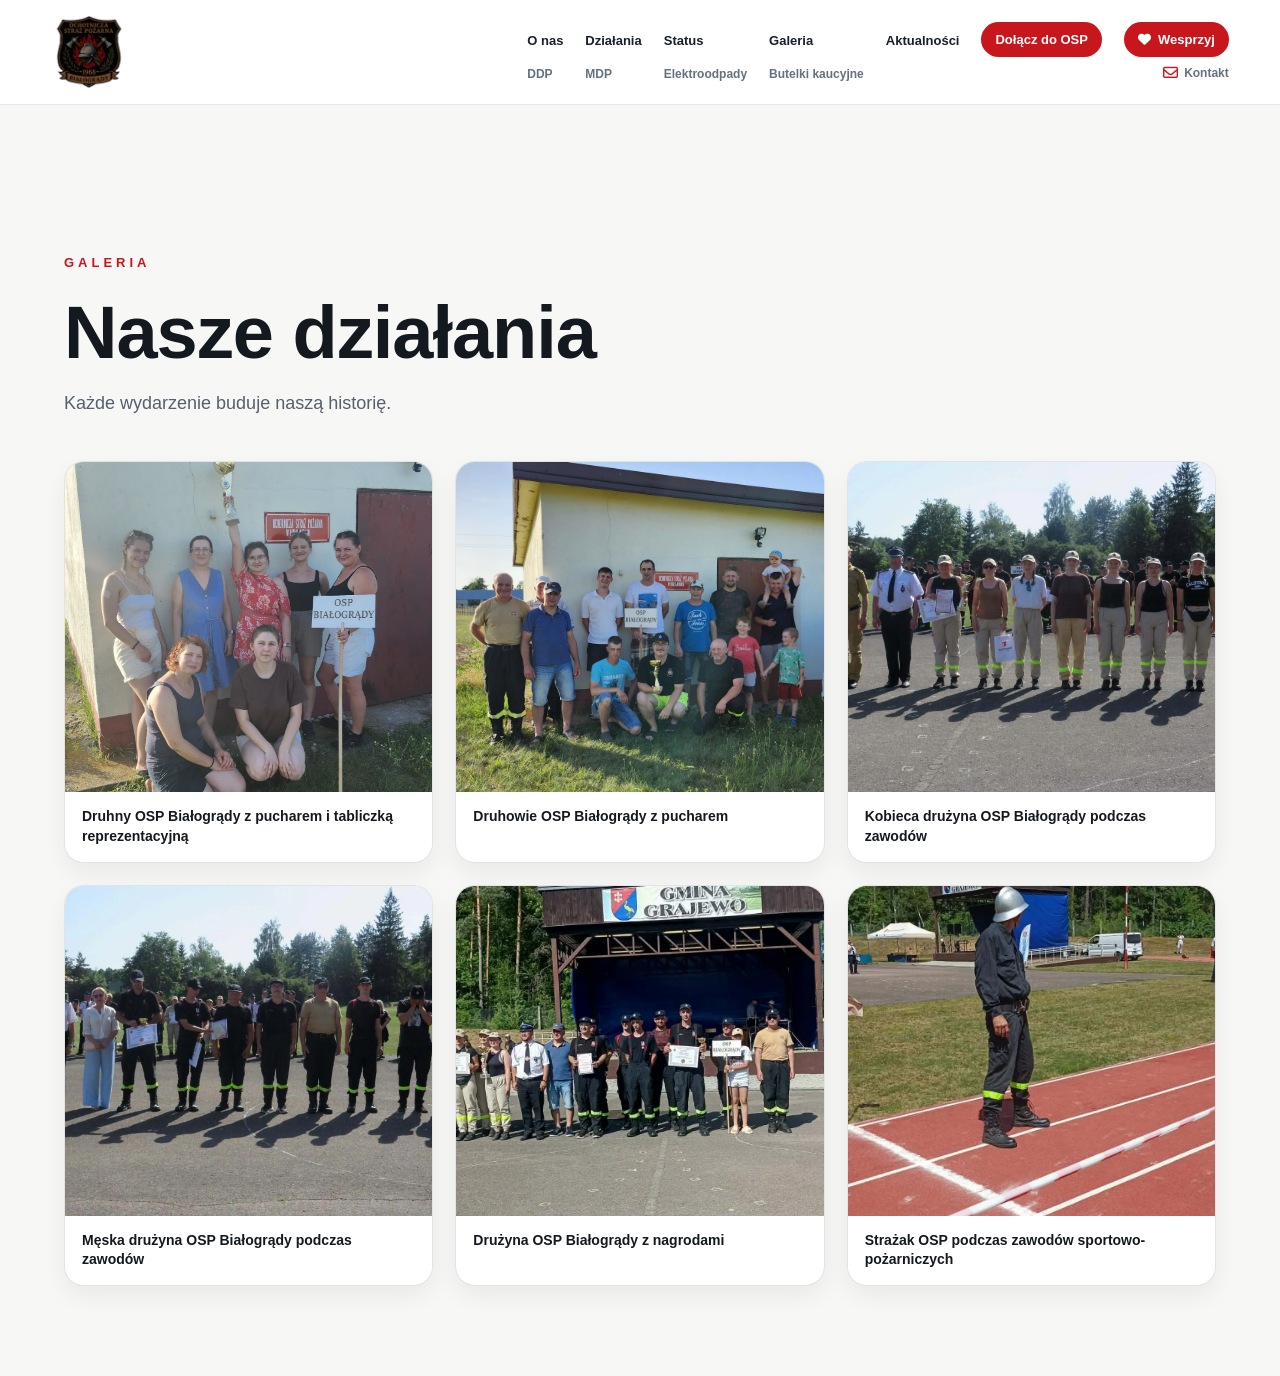
<file: galeria.html>
<!doctype html><html lang="pl"><head><meta charset="utf-8"><meta name="viewport" content="width=device-width,initial-scale=1"><title>Galeria | OSP Białogrądy</title><link rel="stylesheet" href="https://cdnjs.cloudflare.com/ajax/libs/font-awesome/6.6.0/css/all.min.css"><link rel="stylesheet" href="assets/css/style.css"><link rel="stylesheet" href="assets/css/site-nav.css"><style>.full-gallery{padding:150px 0 90px;background:#f7f8f6;color:#14181f;min-height:100vh}.full-gallery .section-label{color:#c8161d!important}.full-gallery h1{font-size:clamp(40px,6vw,74px);color:#14181f!important;margin:0 0 12px}.full-gallery p{color:#55606e!important;font-size:18px;margin:0 0 42px}.full-gallery-grid{display:grid;grid-template-columns:repeat(3,1fr);gap:22px}.full-gallery-item{margin:0;background:#fff;border:1px solid rgba(20,24,31,.12);border-radius:20px;overflow:hidden;box-shadow:0 10px 25px rgba(0,0,0,.06)}.full-gallery-item img{display:block;width:100%;height:330px;object-fit:cover}.full-gallery-item figcaption{padding:15px 17px;color:#14181f!important;background:#fff;font-size:14px;font-weight:700;line-height:1.4}.gallery-lightbox{position:fixed;inset:0;z-index:2000;background:rgba(10,14,18,.94);display:none;align-items:center;justify-content:center;padding:24px}.gallery-lightbox.open{display:flex}.gallery-lightbox img{display:block;max-width:min(92vw,1100px);max-height:88vh;width:auto;height:auto;object-fit:contain;border-radius:10px}.gallery-lightbox button{position:absolute;border:0;background:rgba(255,255,255,.14);color:#fff;cursor:pointer;border-radius:50%;width:44px;height:44px;font-size:28px;line-height:1}.gallery-lightbox .lightbox-close{right:22px;top:22px}.gallery-lightbox .lightbox-prev{left:22px;top:50%;transform:translateY(-50%)}.gallery-lightbox .lightbox-next{right:22px;top:50%;transform:translateY(-50%)}@media(max-width:800px){.full-gallery{padding-top:120px}.full-gallery-grid{grid-template-columns:1fr 1fr;gap:14px}.full-gallery-item img{height:230px}}@media(max-width:520px){.full-gallery-grid{grid-template-columns:1fr}.full-gallery-item img{height:300px}}</style></head><body><nav id="site-nav" class="site-nav"><div class="container site-nav-inner"><a class="site-brand" href="index.html"><img src="assets/img/optimized/logo.webp" alt="Logo OSP Białogrądy"></a><ul class="site-nav-links" id="primary-navigation"><li class="nav-main"><a href="index.html#about">O nas</a></li><li class="nav-main"><a href="index.html#missions">Działania</a></li><li class="nav-main"><a href="index.html#status">Status</a></li><li class="nav-main"><a href="index.html#gallery">Galeria</a></li><li class="nav-main"><a href="aktualnosci.html">Aktualności</a></li><li class="nav-main nav-join"><a href="dolacz.html">Dołącz do OSP</a></li><li class="nav-main nav-support"><a href="https://www.siepomaga.pl/ospbialogrady" target="_blank" rel="noopener noreferrer"><i class="fa-solid fa-heart"></i> Wesprzyj</a></li><li class="nav-secondary"><a href="ddp.html">DDP</a></li><li class="nav-secondary"><a href="mdp.html">MDP</a></li><li class="nav-secondary"><a href="elektroodpady.html">Elektroodpady</a></li><li class="nav-secondary"><a href="butelki.html">Butelki kaucyjne</a></li><li class="nav-contact"><a href="index.html#contact" aria-label="Kontakt"><i class="fa-regular fa-envelope"></i><span>Kontakt</span></a></li></ul><button class="site-mobile-menu" type="button" aria-label="Otwórz menu" aria-expanded="false" aria-controls="primary-navigation"><i class="fa-solid fa-bars"></i></button></div></nav><main class="full-gallery"><div class="container"><div class="section-label">GALERIA</div><h1>Nasze działania</h1><p>Każde wydarzenie buduje naszą historię.</p><div class="full-gallery-grid"><figure class="full-gallery-item"><img src="assets/img/optimized/gallery/1.webp" alt="Druhny OSP Białogrądy z pucharem i tabliczką reprezentacyjną" loading="lazy"><figcaption>Druhny OSP Białogrądy z pucharem i tabliczką reprezentacyjną</figcaption></figure><figure class="full-gallery-item"><img src="assets/img/optimized/gallery/2.webp" alt="Druhowie OSP Białogrądy z pucharem" loading="lazy"><figcaption>Druhowie OSP Białogrądy z pucharem</figcaption></figure><figure class="full-gallery-item"><img src="assets/img/optimized/gallery/3.webp" alt="Kobieca drużyna OSP Białogrądy podczas zawodów" loading="lazy"><figcaption>Kobieca drużyna OSP Białogrądy podczas zawodów</figcaption></figure><figure class="full-gallery-item"><img src="assets/img/optimized/gallery/4.webp" alt="Męska drużyna OSP Białogrądy podczas zawodów" loading="lazy"><figcaption>Męska drużyna OSP Białogrądy podczas zawodów</figcaption></figure><figure class="full-gallery-item"><img src="assets/img/optimized/gallery/5.webp" alt="Drużyna OSP Białogrądy z nagrodami" loading="lazy"><figcaption>Drużyna OSP Białogrądy z nagrodami</figcaption></figure><figure class="full-gallery-item"><img src="assets/img/optimized/gallery/6.webp" alt="Strażak OSP podczas zawodów sportowo-pożarniczych" loading="lazy"><figcaption>Strażak OSP podczas zawodów sportowo-pożarniczych</figcaption></figure></div></div><div class="gallery-lightbox" id="gallery-lightbox" role="dialog" aria-modal="true" aria-label="Powiększone zdjęcie"><button class="lightbox-close" aria-label="Zamknij">×</button><button class="lightbox-prev" aria-label="Poprzednie">‹</button><img alt=""><button class="lightbox-next" aria-label="Następne">›</button></div></main><script src="assets/js/site-nav.js"></script><script src="assets/js/gallery-lightbox.js"></script></body></html>
</file>
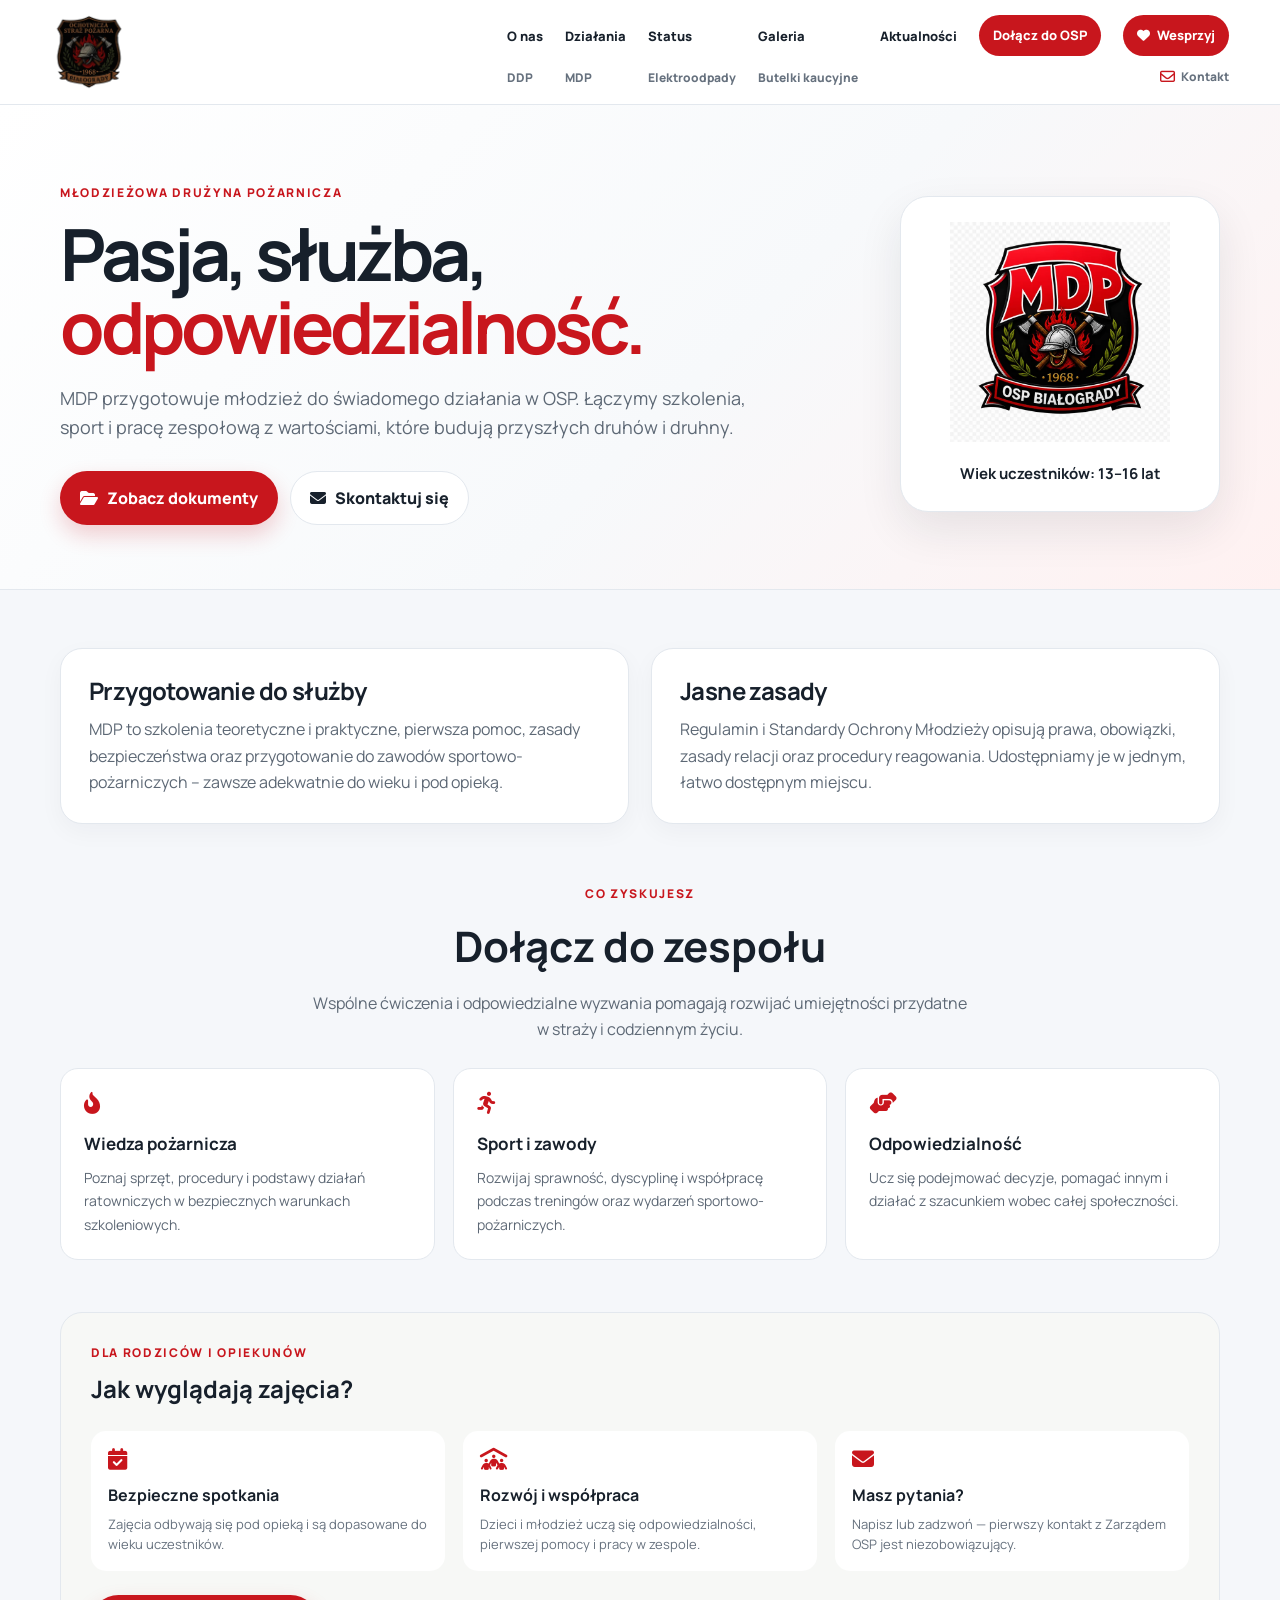
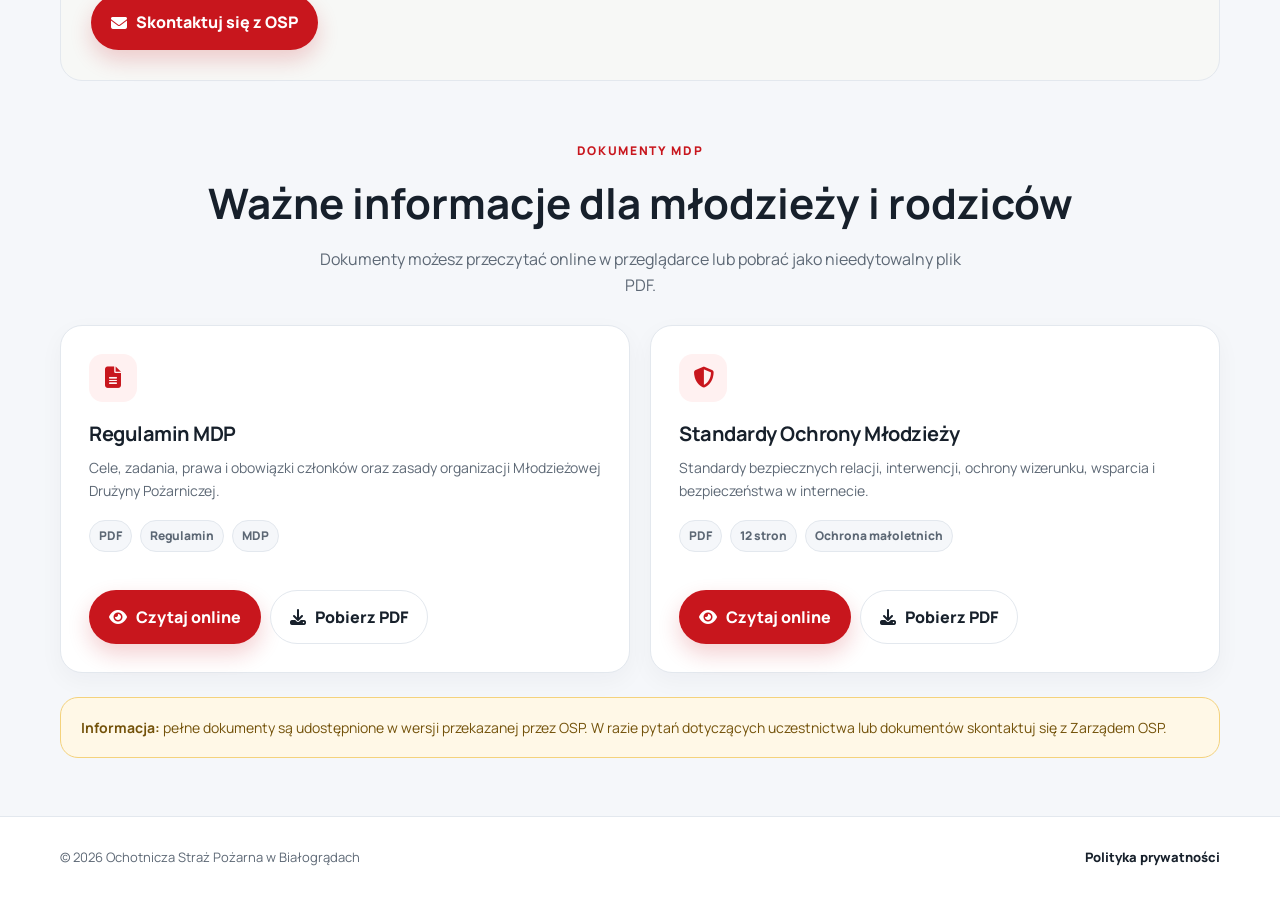
<file: mdp.html>
<!doctype html><html lang="pl"><head><meta charset="utf-8"><meta name="viewport" content="width=device-width,initial-scale=1"><title>MDP | OSP Białogrądy</title><link rel="icon" href="assets/img/optimized/logo.webp"><link rel="preconnect" href="https://fonts.googleapis.com"><link href="https://fonts.googleapis.com/css2?family=Manrope:wght@400;600;700;800;900&display=swap" rel="stylesheet"><link rel="stylesheet" href="https://cdnjs.cloudflare.com/ajax/libs/font-awesome/6.6.0/css/all.min.css"><link rel="stylesheet" href="assets/css/druzyny.css">  <link rel="stylesheet" href="assets/css/site-nav.css">
<meta name="description" content="Młodzieżowa Drużyna Pożarnicza OSP Białogrądy dla młodzieży w wieku 13–16 lat. Informacje, dokumenty i kontakt."><link rel="canonical" href="https://ospbialogrady.github.io/mdp.html"><style id="doc-read-online-mobile">@media(max-width:750px){.doc-read-online{display:none!important}}</style><style id="parent-guide-style">.parent-guide{margin:52px 0 30px;padding:30px;border-radius:22px;background:#f7f8f6;border:1px solid #e3e8ee}.parent-guide h2{margin:7px 0 22px;color:#17202b}.parent-guide-grid{display:grid;grid-template-columns:repeat(3,1fr);gap:18px;margin-bottom:24px}.parent-guide-grid>div{padding:17px;border-radius:15px;background:#fff}.parent-guide-grid i{display:block;color:#c8161d;font-size:22px;margin-bottom:12px}.parent-guide-grid strong{display:block;color:#17202b;margin-bottom:7px}.parent-guide-grid p{color:#66717e;font-size:13px;line-height:1.5;margin:0}.parent-guide .btn{display:inline-flex}@media(max-width:700px){.parent-guide{padding:22px}.parent-guide-grid{grid-template-columns:1fr}}</style></head><body><nav id="site-nav" class="site-nav">
  <div class="container site-nav-inner">
    <a class="site-brand" href="index.html"><img src="assets/img/optimized/logo.webp" alt="Logo OSP Białogrądy"></a>
    <ul class="site-nav-links" id="primary-navigation">
      <li class="nav-main"><a href="index.html#about">O nas</a></li>
      <li class="nav-main"><a href="index.html#missions">Działania</a></li>
      <li class="nav-main"><a href="index.html#status">Status</a></li>
      <li class="nav-main"><a href="index.html#gallery">Galeria</a></li>
      <li class="nav-main"><a href="aktualnosci.html">Aktualności</a></li>
      <li class="nav-main nav-join"><a href="dolacz.html">Dołącz do OSP</a></li>
      <li class="nav-main nav-support"><a href="https://www.siepomaga.pl/ospbialogrady" target="_blank" rel="noopener noreferrer"><i class="fa-solid fa-heart" aria-hidden="true"></i> Wesprzyj</a></li>
      <li class="nav-secondary"><a href="ddp.html">DDP</a></li>
      <li class="nav-secondary"><a href="mdp.html">MDP</a></li>
      <li class="nav-secondary"><a href="elektroodpady.html">Elektroodpady</a></li>
      <li class="nav-secondary"><a href="butelki.html">Butelki kaucyjne</a></li>
      <li class="nav-contact"><a href="index.html#contact" title="Skontaktuj się z OSP Białogrądy" aria-label="Kontakt"><i class="fa-regular fa-envelope" aria-hidden="true"></i><span>Kontakt</span></a></li>
    </ul>
    <button class="site-mobile-menu" type="button" aria-label="Otwórz menu" aria-expanded="false" aria-controls="primary-navigation"><i class="fa-solid fa-bars" aria-hidden="true"></i></button>
  </div>
</nav><header class="hero"><div class="container hero-grid"><div><div class="eyebrow">Młodzieżowa Drużyna Pożarnicza</div><h1>Pasja, służba,<br><span>odpowiedzialność.</span></h1><p>MDP przygotowuje młodzież do świadomego działania w OSP. Łączymy szkolenia, sport i pracę zespołową z wartościami, które budują przyszłych druhów i druhny.</p><div class="hero-actions"><a class="btn btn-primary" href="#dokumenty"><i class="fa-solid fa-folder-open"></i> Zobacz dokumenty</a><a class="btn btn-light" href="index.html#contact"><i class="fa-solid fa-envelope"></i> Skontaktuj się</a></div></div><aside class="team-mark"><img src="assets/img/optimized/mdp-logo.webp" alt="Logo Młodzieżowej Drużyny Pożarniczej"><strong>Wiek uczestników: 13–16 lat</strong></aside></div></header><main class="main"><div class="container"><div class="intro-grid"><section class="card"><h2>Przygotowanie do służby</h2><p>MDP to szkolenia teoretyczne i praktyczne, pierwsza pomoc, zasady bezpieczeństwa oraz przygotowanie do zawodów sportowo-pożarniczych – zawsze adekwatnie do wieku i pod opieką.</p></section><section class="card"><h2>Jasne zasady</h2><p>Regulamin i Standardy Ochrony Młodzieży opisują prawa, obowiązki, zasady relacji oraz procedury reagowania. Udostępniamy je w jednym, łatwo dostępnym miejscu.</p></section></div><div class="section-heading"><div class="eyebrow">Co zyskujesz</div><h2>Dołącz do zespołu</h2><p>Wspólne ćwiczenia i odpowiedzialne wyzwania pomagają rozwijać umiejętności przydatne w straży i codziennym życiu.</p></div><div class="feature-grid"><article class="feature"><i class="fa-solid fa-fire-flame-curved"></i><h3>Wiedza pożarnicza</h3><p>Poznaj sprzęt, procedury i podstawy działań ratowniczych w bezpiecznych warunkach szkoleniowych.</p></article><article class="feature"><i class="fa-solid fa-person-running"></i><h3>Sport i zawody</h3><p>Rozwijaj sprawność, dyscyplinę i współpracę podczas treningów oraz wydarzeń sportowo-pożarniczych.</p></article><article class="feature"><i class="fa-solid fa-handshake-angle"></i><h3>Odpowiedzialność</h3><p>Ucz się podejmować decyzje, pomagać innym i działać z szacunkiem wobec całej społeczności.</p></article></div><section class="parent-guide"><div class="eyebrow">Dla rodziców i opiekunów</div><h2>Jak wyglądają zajęcia?</h2><div class="parent-guide-grid"><div><i class="fa-solid fa-calendar-check"></i><strong>Bezpieczne spotkania</strong><p>Zajęcia odbywają się pod opieką i są dopasowane do wieku uczestników.</p></div><div><i class="fa-solid fa-people-roof"></i><strong>Rozwój i współpraca</strong><p>Dzieci i młodzież uczą się odpowiedzialności, pierwszej pomocy i pracy w zespole.</p></div><div><i class="fa-solid fa-envelope"></i><strong>Masz pytania?</strong><p>Napisz lub zadzwoń — pierwszy kontakt z Zarządem OSP jest niezobowiązujący.</p></div></div><a class="btn btn-primary" href="index.html#contact"><i class="fa-solid fa-envelope"></i> Skontaktuj się z OSP</a></section><section id="dokumenty"><div class="section-heading"><div class="eyebrow">Dokumenty MDP</div><h2>Ważne informacje dla młodzieży i rodziców</h2><p>Dokumenty możesz przeczytać online w przeglądarce lub pobrać jako nieedytowalny plik PDF.</p></div><div class="docs-grid"><article class="card doc-card"><div><div class="doc-icon"><i class="fa-solid fa-file-lines"></i></div><h3>Regulamin MDP</h3><p>Cele, zadania, prawa i obowiązki członków oraz zasady organizacji Młodzieżowej Drużyny Pożarniczej.</p><div class="doc-meta"><span class="tag">PDF</span><span class="tag">Regulamin</span><span class="tag">MDP</span></div></div><div class="doc-actions"><a class="btn btn-primary doc-read-online" href="dokument.html?plik=mdpRegulamin"><i class="fa-solid fa-eye"></i> Czytaj online</a><a class="btn btn-light" href="assets/docs/Regulamin MDP.pdf" download><i class="fa-solid fa-download"></i> Pobierz PDF</a></div></article><article class="card doc-card"><div><div class="doc-icon"><i class="fa-solid fa-shield-halved"></i></div><h3>Standardy Ochrony Młodzieży</h3><p>Standardy bezpiecznych relacji, interwencji, ochrony wizerunku, wsparcia i bezpieczeństwa w internecie.</p><div class="doc-meta"><span class="tag">PDF</span><span class="tag">12 stron</span><span class="tag">Ochrona małoletnich</span></div></div><div class="doc-actions"><a class="btn btn-primary doc-read-online" href="dokument.html?plik=mdpStandardy"><i class="fa-solid fa-eye"></i> Czytaj online</a><a class="btn btn-light" href="assets/docs/Standardy Ochrony Dzieci MDP.pdf" download><i class="fa-solid fa-download"></i> Pobierz PDF</a></div></article></div></section><div class="notice" style="margin-top:24px"><strong>Informacja:</strong> pełne dokumenty są udostępnione w wersji przekazanej przez OSP. W razie pytań dotyczących uczestnictwa lub dokumentów skontaktuj się z Zarządem OSP.</div></div></main><footer class="footer"><div class="container footer-inner"><span>© 2026 Ochotnicza Straż Pożarna w Białogrądach</span><a href="polityka.html">Polityka prywatności</a></div></footer><script src="assets/js/site-nav.js"></script>
</body></html>
</file>
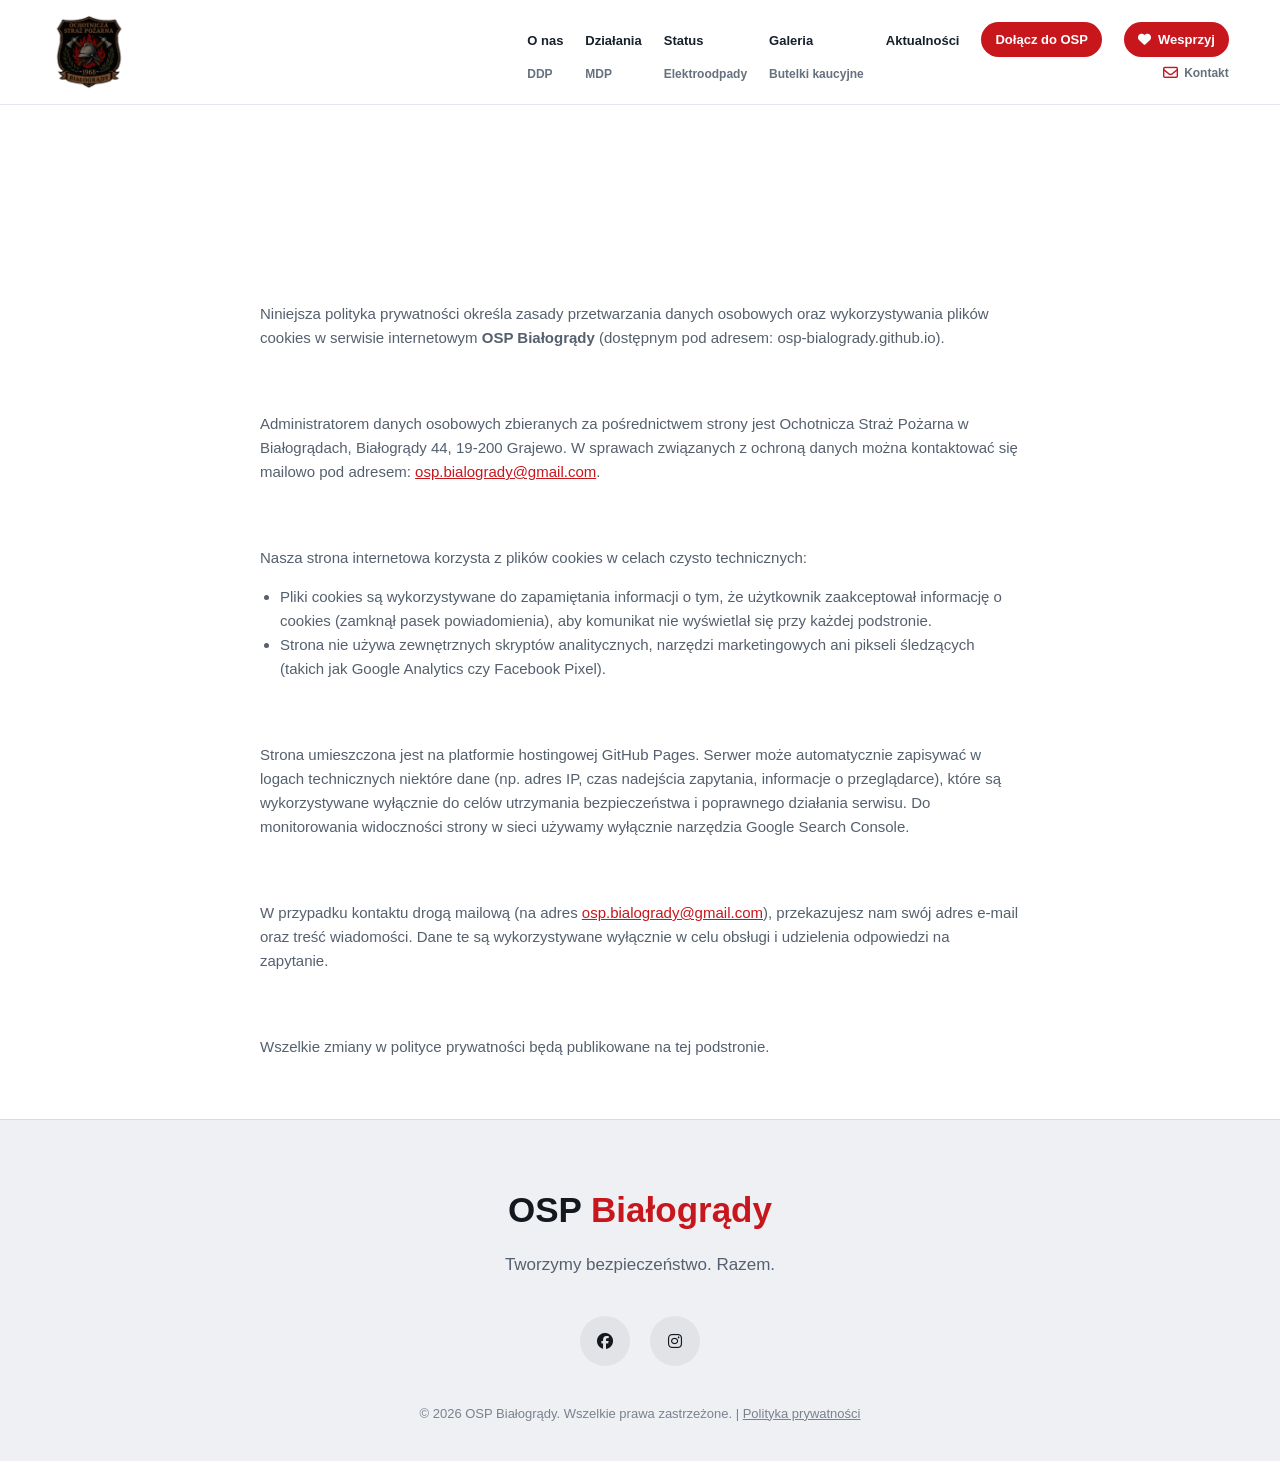
<file: polityka.html>
<!DOCTYPE html>
<html lang="pl">

<head>
    <meta charset="UTF-8">
    <meta name="viewport" content="width=device-width, initial-scale=1.0">
    <title>Polityka Prywatności | OSP Białogrądy</title>
    <meta name="robots" content="index, follow">
    <link rel="stylesheet" href="assets/css/style.css">
    <link rel="stylesheet" href="assets/css/navbar.css">
    <link rel="stylesheet" href="https://cdnjs.cloudflare.com/ajax/libs/font-awesome/6.6.0/css/all.min.css">
  
  <style>
        .policy-container {
            max-width: 800px;
            margin: 140px auto 60px auto;
            padding: 0 20px;
            color: var(--gray, #cccccc);
            font-family: inherit;
        }
        .policy-container h1 {
            color: #ffffff;
            margin-bottom: 20px;
            font-size: 32px;
        }
        .policy-container h2 {
            color: #ffffff;
            margin-top: 30px;
            margin-bottom: 10px;
            font-size: 20px;
        }
        .policy-container p, .policy-container ul {
            margin-bottom: 15px;
            line-height: 1.6;
            font-size: 15px;
        }
        .policy-container ul {
            padding-left: 20px;
        }
        .policy-container a {
            color: var(--primary, #e53935);
            text-decoration: underline;
        }
    </style>
    <link rel="stylesheet" href="assets/css/quality-overrides.css">
  <link rel="stylesheet" href="assets/css/site-nav.css">
<style id="priority1-cookie-fix">.cookie-banner{max-width:min(520px,calc(100% - 24px));bottom:16px;right:12px;left:auto;border-radius:14px;z-index:1100}@media(max-width:600px){.cookie-banner{bottom:12px;right:12px;left:12px;max-width:none}}</style><meta name="description" content="Polityka prywatności strony internetowej OSP Białogrądy."><link rel="canonical" href="https://ospbialogrady.github.io/polityka.html"></head>

<body>

    <!-- NAVBAR (używa Twojego menu) -->
    <nav id="site-nav" class="site-nav">
  <div class="container site-nav-inner">
    <a class="site-brand" href="index.html"><img src="assets/img/optimized/logo.webp" alt="Logo OSP Białogrądy"></a>
    <ul class="site-nav-links" id="primary-navigation">
      <li class="nav-main"><a href="index.html#about">O nas</a></li>
      <li class="nav-main"><a href="index.html#missions">Działania</a></li>
      <li class="nav-main"><a href="index.html#status">Status</a></li>
      <li class="nav-main"><a href="index.html#gallery">Galeria</a></li>
      <li class="nav-main"><a href="aktualnosci.html">Aktualności</a></li>
      <li class="nav-main nav-join"><a href="dolacz.html">Dołącz do OSP</a></li>
      <li class="nav-main nav-support"><a href="https://www.siepomaga.pl/ospbialogrady" target="_blank" rel="noopener noreferrer"><i class="fa-solid fa-heart" aria-hidden="true"></i> Wesprzyj</a></li>
      <li class="nav-secondary"><a href="ddp.html">DDP</a></li>
      <li class="nav-secondary"><a href="mdp.html">MDP</a></li>
      <li class="nav-secondary"><a href="elektroodpady.html">Elektroodpady</a></li>
      <li class="nav-secondary"><a href="butelki.html">Butelki kaucyjne</a></li>
      <li class="nav-contact"><a href="index.html#contact" title="Skontaktuj się z OSP Białogrądy" aria-label="Kontakt"><i class="fa-regular fa-envelope" aria-hidden="true"></i><span>Kontakt</span></a></li>
    </ul>
    <button class="site-mobile-menu" type="button" aria-label="Otwórz menu" aria-expanded="false" aria-controls="primary-navigation"><i class="fa-solid fa-bars" aria-hidden="true"></i></button>
  </div>
</nav>

    <!-- TREŚĆ POLITYKI PRYWATNOŚCI -->
    <main class="policy-container">
        <h1>Polityka Prywatności</h1>
        
        <p>Niniejsza polityka prywatności określa zasady przetwarzania danych osobowych oraz wykorzystywania plików cookies w serwisie internetowym <strong>OSP Białogrądy</strong> (dostępnym pod adresem: osp-bialogrady.github.io).</p>

        <h2>1. Administrator Danych</h2>
        <p>Administratorem danych osobowych zbieranych za pośrednictwem strony jest Ochotnicza Straż Pożarna w Białogrądach, Białogrądy 44, 19-200 Grajewo. W sprawach związanych z ochroną danych można kontaktować się mailowo pod adresem: <a href="mailto:osp.bialogrady@gmail.com">osp.bialogrady@gmail.com</a>.</p>

        <h2>2. Pliki Cookies (Ciasteczka)</h2>
        <p>Nasza strona internetowa korzysta z plików cookies w celach czysto technicznych:</p>
        <ul>
            <li>Pliki cookies są wykorzystywane do zapamiętania informacji o tym, że użytkownik zaakceptował informację o cookies (zamknął pasek powiadomienia), aby komunikat nie wyświetlał się przy każdej podstronie.</li>
            <li>Strona nie używa zewnętrznych skryptów analitycznych, narzędzi marketingowych ani pikseli śledzących (takich jak Google Analytics czy Facebook Pixel).</li>
        </ul>

        <h2>3. Logi serwera i Google Search Console</h2>
        <p>Strona umieszczona jest na platformie hostingowej GitHub Pages. Serwer może automatycznie zapisywać w logach technicznych niektóre dane (np. adres IP, czas nadejścia zapytania, informacje o przeglądarce), które są wykorzystywane wyłącznie do celów utrzymania bezpieczeństwa i poprawnego działania serwisu. Do monitorowania widoczności strony w sieci używamy wyłącznie narzędzia Google Search Console.</p>

        <h2>4. Kontakt z nami</h2>
        <p>W przypadku kontaktu drogą mailową (na adres <a href="mailto:osp.bialogrady@gmail.com">osp.bialogrady@gmail.com</a>), przekazujesz nam swój adres e-mail oraz treść wiadomości. Dane te są wykorzystywane wyłącznie w celu obsługi i udzielenia odpowiedzi na zapytanie.</p>

        <h2>5. Zmiany w Polityce Prywatności</h2>
        <p>Wszelkie zmiany w polityce prywatności będą publikowane na tej podstronie.</p>
    </main>

    <!-- STOPKA -->
    <footer>
        <div class="container">
            <div class="footer-logo">OSP <span>Białogrądy</span></div>
            <p>Tworzymy bezpieczeństwo. Razem.</p>
            <div class="socials">
                <a href="https://www.facebook.com/osp.bialogrady" target="_blank" rel="noopener noreferrer"><i class="fa-brands fa-facebook"></i></a>
                <a href="https://www.instagram.com/osp_bialogrady/" target="_blank" rel="noopener noreferrer"><i class="fa-brands fa-instagram"></i></a>
            </div>
            <div class="copyright">
                © 2026 OSP Białogrądy. Wszelkie prawa zastrzeżone. | <a href="polityka.html" style="color: inherit; text-decoration: underline;">Polityka prywatności</a>
            </div>
        </div>
    </footer>

    <script src="assets/js/app.js"></script>
<script src="assets/js/site-nav.js"></script>
</body>
</html>
</file>
<file: assets/css/druzyny.css>
:root{--red:#c8161d;--red-dark:#991b1b;--ink:#17202b;--muted:#5d6875;--surface:#f5f7fa;--line:#e3e8ee;--green:#0f766e;--shadow:0 18px 45px rgba(23,32,43,.09)}*{box-sizing:border-box}html{scroll-behavior:smooth}body{margin:0;background:var(--surface);color:var(--ink);font-family:Manrope,system-ui,sans-serif;line-height:1.65}a{color:inherit}.container{width:min(1160px,92%);margin:0 auto}.docs-nav{position:sticky;top:0;z-index:10;background:rgba(255,255,255,.94);backdrop-filter:blur(16px);border-bottom:1px solid var(--line)}.docs-nav-inner{min-height:82px;display:flex;align-items:center;justify-content:space-between;gap:24px}.brand{display:flex;align-items:center;gap:12px;text-decoration:none;font-weight:900}.brand img{height:58px;width:auto}.nav-links{display:flex;align-items:center;gap:18px;list-style:none;margin:0;padding:0}.nav-links a{text-decoration:none;font-size:14px;font-weight:800;color:#46515e}.nav-links a:hover{color:var(--red)}.nav-cta{background:var(--ink);color:#fff!important;padding:10px 15px;border-radius:999px}.hero{padding:78px 0 64px;background:linear-gradient(135deg,#fff 0%,#f7f9fb 55%,#fff1f1 100%);border-bottom:1px solid var(--line)}.hero-grid{display:grid;grid-template-columns:1fr 320px;align-items:center;gap:50px}.eyebrow{color:var(--red);font-weight:900;text-transform:uppercase;letter-spacing:.14em;font-size:12px}.hero h1{font-size:clamp(38px,6vw,72px);line-height:1.02;letter-spacing:-.055em;margin:14px 0 20px}.hero h1 span{color:var(--red)}.hero p{max-width:690px;color:var(--muted);font-size:18px;margin:0 0 28px}.hero-actions{display:flex;flex-wrap:wrap;gap:12px}.btn{display:inline-flex;align-items:center;gap:9px;padding:13px 19px;border-radius:999px;text-decoration:none;font-weight:900;border:1px solid transparent;transition:.2s}.btn-primary{background:var(--red);color:#fff;box-shadow:0 10px 22px rgba(200,22,29,.2)}.btn-primary:hover{background:var(--red-dark);transform:translateY(-2px)}.btn-light{background:#fff;border-color:var(--line);color:var(--ink)}.btn-light:hover{border-color:var(--red);color:var(--red)}.team-mark{background:#fff;border:1px solid var(--line);border-radius:28px;padding:25px;box-shadow:var(--shadow);text-align:center}.team-mark img{max-height:220px;width:auto;max-width:100%;margin:0 auto 12px}.team-mark strong{display:block;font-size:15px}.main{padding:58px 0}.intro-grid{display:grid;grid-template-columns:1fr 1fr;gap:22px;margin-bottom:28px}.card{background:#fff;border:1px solid var(--line);border-radius:22px;padding:28px;box-shadow:0 8px 24px rgba(23,32,43,.04)}.card h2,.card h3{margin:0 0 10px;line-height:1.2;letter-spacing:-.025em}.card p{color:var(--muted);margin:0}.section-heading{text-align:center;margin:60px auto 26px}.section-heading h2{font-size:clamp(28px,4vw,42px);margin:8px 0}.section-heading p{color:var(--muted);margin:0 auto;max-width:660px}.feature-grid{display:grid;grid-template-columns:repeat(3,1fr);gap:18px}.feature{background:#fff;border:1px solid var(--line);border-radius:18px;padding:23px}.feature i{font-size:22px;color:var(--red);margin-bottom:16px}.feature h3{font-size:17px;margin:0 0 8px}.feature p{color:var(--muted);font-size:14px;margin:0}.docs-grid{display:grid;grid-template-columns:repeat(2,1fr);gap:20px}.doc-card{display:flex;flex-direction:column;justify-content:space-between;min-height:250px}.doc-card .doc-icon{width:48px;height:48px;display:grid;place-items:center;border-radius:14px;background:#fff1f1;color:var(--red);font-size:21px}.doc-card h3{font-size:20px;margin-top:20px}.doc-card p{font-size:14px}.doc-meta{display:flex;gap:8px;flex-wrap:wrap;margin:18px 0;color:var(--muted);font-size:12px;font-weight:800}.tag{background:var(--surface);border:1px solid var(--line);border-radius:999px;padding:5px 9px}.doc-actions{display:flex;flex-wrap:wrap;gap:9px;margin-top:20px}.notice{background:#fff8e7;border:1px solid #f4d27c;color:#73520a;border-radius:18px;padding:18px 20px;font-size:14px}.footer{padding:30px 0;border-top:1px solid var(--line);background:#fff;color:var(--muted);font-size:13px}.footer-inner{display:flex;justify-content:space-between;gap:20px;flex-wrap:wrap}.footer a{font-weight:800;color:var(--ink);text-decoration:none}@media(max-width:800px){.docs-nav-inner{min-height:70px}.nav-links{gap:9px}.nav-links li:not(:last-child){display:none}.brand img{height:50px}.hero{padding:52px 0}.hero-grid,.intro-grid,.docs-grid{grid-template-columns:1fr}.team-mark{max-width:320px;margin:auto}.feature-grid{grid-template-columns:1fr}.hero p{font-size:16px}.hero-actions .btn{width:100%;justify-content:center}.main{padding:34px 0}.card{padding:22px}}@media(prefers-reduced-motion:reduce){html{scroll-behavior:auto}.btn{transition:none}}
</file>
<file: assets/css/site-nav.css>
:root{--site-red:#c8161d;--site-ink:#17202b;--site-muted:#66717e;--site-line:#e3e8ee}
.site-nav{position:sticky;top:0;z-index:1000;background:rgba(255,255,255,.96);backdrop-filter:blur(14px);border-bottom:1px solid var(--site-line)}
.site-nav-inner{width:min(1200px,92%);margin:0 auto}
.site-nav-inner{min-height:104px;display:flex;align-items:center;gap:28px}
.site-brand{display:block;flex:0 0 auto}.site-brand img{display:block;width:auto;height:76px}
.site-nav-links{display:grid;grid-template-columns:repeat(5,max-content) max-content max-content;grid-template-rows:auto auto;align-items:center;justify-content:end;column-gap:22px;row-gap:7px;flex:1;list-style:none;margin:0;padding:0}
.site-nav-links a{text-decoration:none;color:var(--site-ink);font-size:13px;font-weight:800;white-space:nowrap;transition:color .2s ease,background .2s ease,transform .2s ease}
.site-nav-links a:hover{color:var(--site-red)}
.nav-main{grid-row:1}.nav-main:nth-child(1){grid-column:1}.nav-main:nth-child(2){grid-column:2}.nav-main:nth-child(3){grid-column:3}.nav-main:nth-child(4){grid-column:4}.nav-main:nth-child(5){grid-column:5}
.nav-join{grid-column:6!important}.nav-support{grid-column:7!important}
.nav-join a,.nav-support a{display:inline-flex;align-items:center;gap:7px;padding:10px 14px;border-radius:999px;color:#fff!important;background:var(--site-red)}
.nav-join a:hover,.nav-support a:hover{background:#991b1b;transform:translateY(-1px)}
.nav-secondary{grid-row:2}.nav-secondary a{font-size:12px;color:var(--site-muted)}.nav-secondary:nth-of-type(8){grid-column:1}.nav-secondary:nth-of-type(9){grid-column:2}.nav-secondary:nth-of-type(10){grid-column:3}.nav-secondary:nth-of-type(11){grid-column:4}
.nav-contact{grid-column:7;grid-row:2;justify-self:end}.nav-contact a{display:inline-flex;align-items:center;gap:6px;font-size:12px;color:var(--site-muted)}.nav-contact i{font-size:15px;color:var(--site-red)}
.site-mobile-menu{display:none;border:0;background:transparent;color:var(--site-ink);font-size:24px;cursor:pointer}
@media(max-width:1100px) and (min-width:751px){.site-nav-inner{gap:18px}.site-brand img{height:66px}.site-nav-links{column-gap:13px}.site-nav-links a{font-size:11px}.nav-join a,.nav-support a{padding:8px 10px}.nav-secondary a,.nav-contact a{font-size:11px}}
@media(max-width:750px){.site-nav-inner{min-height:70px;justify-content:space-between}.site-brand img{height:52px}.site-mobile-menu{display:block;z-index:1002}.site-nav-links{position:fixed;inset:0 0 0 auto;width:min(330px,86%);height:100vh;display:flex;flex-direction:column;align-items:flex-start;justify-content:center;gap:18px;padding:32px;background:#fff;box-shadow:-12px 0 30px rgba(23,32,43,.14);transform:translateX(105%);transition:transform .25s ease}.site-nav-links.open{transform:translateX(0)}.site-nav-links a{font-size:16px}.nav-secondary{display:block}.nav-contact{margin-top:8px}.nav-secondary:nth-of-type(10){justify-self:auto}.nav-join a,.nav-support a{padding:10px 15px}.site-nav-links.open + .site-mobile-menu{position:relative}}


/* Priorytet 1: bezpieczny drawer mobilny bez poziomego overflow */
html,body{overflow-x:hidden}
@media(max-width:750px){
  .site-nav-links{visibility:hidden;pointer-events:none;max-width:86vw;overflow-y:auto}
  .site-nav-links.open{visibility:visible;pointer-events:auto}
  .site-nav-links[aria-hidden="true"]{visibility:hidden}
  .site-nav-links.open[aria-hidden="false"]{visibility:visible}
  body.menu-open{overflow:hidden}
  .site-mobile-menu{position:relative;z-index:1003;min-width:44px;min-height:44px}
}
</file>
<file: assets/css/quality-overrides.css>
/* OSP Białogrądy — warstwa jakościowa v2 */
:root {
  --osp-red: #c8161d;
  --osp-red-dark: #9d1016;
  --osp-ink: #14181f;
  --osp-muted: #55606e;
  --osp-surface: #f5f6f8;
  --osp-border: rgba(20, 24, 31, .12);
  --osp-radius: 22px;
  --osp-ease: cubic-bezier(.23, 1, .32, 1);
}

html { scroll-padding-top: 92px; }
body { text-rendering: optimizeLegibility; }
:focus-visible { outline: 3px solid #ffb400; outline-offset: 4px; }
button, a { -webkit-tap-highlight-color: transparent; }
button { font: inherit; }
[hidden] { display: none !important; }

/* Spójne, subtelniejsze przejścia zamiast agresywnego przesuwania elementów. */
.btn, .mission-card, .operation-box, .gallery-item, .support-button,
.nav-links a, .text-link { transition: transform .2s var(--osp-ease), box-shadow .2s var(--osp-ease), color .2s ease, background-color .2s ease; }
.btn:active, .support-button:active { transform: scale(.98); }

/* Główna nawigacja */
#navbar { padding: 18px 0; }
#navbar.scrolled { box-shadow: 0 10px 35px rgba(20, 24, 31, .08); }
#navbar .logo img { width: auto; height: clamp(68px, 8vw, 100px) !important; }
#navbar .nav-links a { white-space: nowrap; }
#navbar .mobile-menu { border: 0; background: transparent; cursor: pointer; padding: 10px; }

/* Hero: więcej hierarchii, mniej chaosu */
.hero { min-height: min(900px, 100svh); }
.hero-video { will-change: transform; }
.hero-overlay { background: linear-gradient(90deg, rgba(8, 12, 16, .93) 0%, rgba(8, 12, 16, .66) 55%, rgba(8, 12, 16, .5) 100%); }
.hero-content { align-items: flex-start; text-align: left; }
.hero h1 { max-width: 880px; font-size: clamp(48px, 7.2vw, 96px); letter-spacing: -.045em; }
.hero-content > p { margin-left: 0; margin-right: 0; max-width: 620px; }
.hero-buttons { justify-content: flex-start; }
.hero-info { gap: 34px; margin-top: 58px; }
.hero-info div { min-width: 112px; }

/* Czytelniejsza sekcja kontaktu i kart */
.mission-card, .operation-box, .intro-card, .gallery-item { border-radius: var(--osp-radius); }
.mission-card:hover, .operation-box:hover { transform: translateY(-5px); box-shadow: 0 20px 45px rgba(20, 24, 31, .12); }
.gallery-item { overflow: hidden; }
.gallery-item img { transition: transform .45s var(--osp-ease), filter .35s ease; }
.gallery-item:hover img { transform: scale(1.035); }

/* Baner cookies nie zasłania całej treści i ma czytelny układ. */
#simple-cookie-banner { padding: 13px 20px; min-height: 58px; }
#simple-cookie-banner p { max-width: 900px; }
#simple-cookie-banner button { transition: transform .2s ease, background-color .2s ease; }
#simple-cookie-banner button:hover { transform: translateY(-1px); }

/* Strony kampanii i podstrony: wspólne zabezpieczenia mediów. */
main img, section img, article img { height: auto; }
video { background: #101318; }

@media (max-width: 900px) {
  .hero { min-height: 760px; }
  .hero-content { align-items: center; text-align: center; }
  .hero-content > p { margin-left: auto; margin-right: auto; }
  .hero-buttons { justify-content: center; }
  .hero-info { gap: 22px; }
}

@media (max-width: 750px) {
  html { scroll-padding-top: 76px; }
  #navbar { padding: 10px 0; }
  #navbar .logo img { height: 64px !important; }
  #navbar .mobile-menu { display: block; color: #fff; font-size: 24px; }
  #navbar.scrolled .mobile-menu { color: var(--osp-ink); }
  #navbar .nav-links { gap: 18px; }
  #navbar .nav-links.open, #navbar .nav-links.active { display: flex; }
  .hero { min-height: 720px; }
  .hero h1 { font-size: clamp(42px, 13vw, 66px); line-height: .98; }
  .hero-content > p { font-size: 1rem; line-height: 1.6; }
  .hero-buttons { flex-direction: column; width: min(100%, 360px); gap: 10px; }
  .hero-buttons .btn { width: 100%; justify-content: center; }
  .hero-info { width: 100%; justify-content: center; gap: 14px; margin-top: 42px; }
  .hero-info div { min-width: 0; flex: 1; }
  .hero-info strong { font-size: 30px; }
  .hero-info span { font-size: 10px; letter-spacing: 1px; }
  #simple-cookie-banner { padding: 14px 16px; gap: 10px; }
  #simple-cookie-banner p { font-size: 12px; }
  #simple-cookie-banner button { width: 100%; }
}

@media (prefers-reduced-motion: reduce) {
  html { scroll-behavior: auto; }
  *, *::before, *::after { animation-duration: .01ms !important; animation-iteration-count: 1 !important; transition-duration: .01ms !important; }
}
</file>
<file: assets/css/style.css>
/* =====================================================
   OSP BIAŁOGRĄDY
   PREMIUM WEBSITE STYLE
   ===================================================== */


/* =========================
   ROOT
========================= */


:root {

    --primary: #c8161d;
    --primary-dark: #9c0f14;

    --black: #ffffff;  /* Jasne, urzędowe tło strony */
    --dark: #f5f6f8;   /* Jasne tło sekcji na przemian */
    --dark-light: #eef0f3;

    --white: #14181f;
    --gray: #55606e;   /* Ciemnoszary tekst drugorzędny na jasnym tle */
    --ink-mute: #838d99; /* Wyciszony szary do drobnych podpisów */

    --border:
    rgba(20,24,31,0.1);

    --glass:
    rgba(20,24,31,0.035);

    --shadow:
    0 20px 45px rgba(20,24,31,.08);

}





/* =========================
   RESET
========================= */


* {

    margin:0;
    padding:0;

    box-sizing:border-box;

}


html {

    scroll-behavior:smooth;

}



body {

    background:
    var(--black);

    color:
    var(--white);

    font-family:
    'Manrope',
    sans-serif;

    overflow-x: hidden;

}



img {

    max-width:100%;

    display:block;

}



a {

    text-decoration:none;

    color:inherit;

}



.container {

    width:min(1200px,90%);

    margin:auto;

}






/* =========================
   TYPOGRAPHY
========================= */


h1,h2,h3 {

    font-weight:800;

    letter-spacing:-1px;

}



h2 {

    font-size:
    clamp(36px,5vw,58px);

    line-height:
    1.1;

}



p {

    color:
    var(--gray); /* Ciemnoszary tekst dobrze czytelny na jasnym tle */

    line-height:
    1.8;

    font-size:
    17px;

}




.section-label {


    color:
    var(--primary);


    font-size:
    13px;


    font-weight:
    800;


    letter-spacing:
    4px;


    margin-bottom:
    20px;


}






/* =========================
   BUTTONS
========================= */


.btn {


    display:
    inline-flex;


    align-items:
    center;


    gap:
    10px;


    padding:
    16px 34px;


    border-radius:
    50px;


    font-weight:
    700;


    transition:
    .35s;


}




.btn.primary {


    background:
    var(--primary);


    color:white;


}



.btn.primary:hover {


    background:
    var(--primary-dark);


    transform:
    translateY(-5px);


    box-shadow:
    0 15px 35px rgba(215,25,32,.35);


}





.btn.outline {


    border:
    1px solid rgba(255,255,255,.3);


    color:white;


}



.btn.outline:hover {


    background:white;


    color:black;


}







/* =========================
   NAVBAR
========================= */


#navbar {


    position:
    fixed;


    top:0;


    left:0;


    width:100%;


    z-index:1000;


    padding:
    30px 0;


    transition:
    .4s;


}




#navbar.scrolled {


    background:
    rgba(255,255,255,.85); /* Jasna, przeszklona belka nawigacji po przewinięciu */


    backdrop-filter:
    blur(20px);


    padding:
    18px 0;


    border-bottom:
    1px solid var(--border);


}




.nav-container {


    display:
    flex;


    justify-content:
    space-between;


    align-items:
    center;


}





.logo {


    font-size:
    28px;


    font-weight:
    900;


}



.logo span {


    color:
    var(--primary);


}





.nav-links {


    display:
    flex;


    list-style:none;


    gap:
    22px;


    align-items:center;


}



.nav-links a {


    color:white;


    font-size:
    15px;


    font-weight:
    600;


    transition:
    .3s;


}



.nav-links a:hover {


    color:
    var(--primary);


}





.support-button {


    background:
    var(--primary);


    padding:
    12px 25px;


    border-radius:
    50px;


}





.mobile-menu {


    display:none;


    font-size:
    28px;

    color: #fff; /* Nad hero (wideo) menu jest białe */

}


/* Po przewinięciu belka jest jasna, więc tekst i ikony muszą być ciemne */
#navbar.scrolled .nav-links a,
#navbar.scrolled .mobile-menu {

    color: var(--white);

}

.support-button {

    color: #fff; /* Przycisk zawsze na czerwonym tle, więc tekst zostaje biały */

}






/* =========================
   HERO
========================= */


.hero {


    height:
    100vh;


    min-height:
    750px;


    position:
    relative;


    display:
    flex;


    align-items:center;


}



.hero-video {


    position:
    absolute;


    inset:
    0;


    width:
    100%;


    height:
    100%;


    object-fit:
    cover;


}



.hero-overlay {


    position:absolute;


    inset:0;


    background:


    linear-gradient(
    90deg,
    rgba(17,20,24,.95),
    rgba(17,20,24,.6),
    rgba(17,20,24,.85)
    );


}



.hero-content {


    position:
    relative;


    z-index:
    2;
    display: flex;
    flex-direction: column;
    align-items: center;
    text-align: center;
    padding-top: 80px;
}



.hero-label {


    display:
    inline-flex;


    gap:
    10px;


    align-items:center;


    padding:
    10px 20px;


    border:
    1px solid rgba(255,255,255,.15);


    border-radius:
    50px;


    background:
    rgba(255,255,255,.05);


    margin-bottom:
    35px;


    font-weight:
    700;


    font-size:
    13px;


}



.hero h1 {


    font-size:
    clamp(55px,8vw,110px);


    line-height:
    .95;


    max-width:
    950px;
	
	color: #fff;
}



.hero h1 span {


    color:
    var(--primary);


}
/* =========================
   HERO CONTINUATION
========================= */


.hero h1 span {

    display:inline-block;

}


.hero-content > p {


    max-width:
    700px;


    margin:
    1.5rem auto 2.5rem auto;


    font-size:
    1.2rem;


    color:
    #dedede;

}



.hero-buttons {


    display:
    flex;


    gap:
    1rem;


    margin-top:
    40px;
    justify-content: center;

}



.hero-info {


    display:
    flex;


    gap:
    50px;


    margin-top:
    80px;


}



.hero-info div {


    display:
    flex;


    flex-direction:
    column;


}



.hero-info strong {


    font-size:
    42px;


    color:white;


}



.hero-info span {


    color:
    #ccc;


    text-transform:
    uppercase;


    font-size:
    12px;


    letter-spacing:
    2px;


}




.scroll-indicator {


    position:absolute;


    bottom:
    35px;


    left:
    50%;


    transform:
    translateX(-50%);


    display:
    flex;


    flex-direction:
    column;


    align-items:center;


    gap:
    10px;


    color:#ccc;


    font-size:12px;


    text-transform:
    uppercase;


    letter-spacing:
    3px;


}




.scroll-indicator i {


    animation:
    bounce 2s infinite;


}


@keyframes bounce {


    0%,100%{

        transform:translateY(0);

    }


    50%{

        transform:translateY(10px);

    }


}






/* =========================
   INTRO SECTION
========================= */


.intro {


    padding:
    130px 0;
position: relative;
    background: var(--black); /* Gwarantuje pełne, kryjące tło */
    z-index: 3; /* Kolejna sekcja czysto nachodzi na hero */

}



.intro-grid {


    display:
    grid;


    grid-template-columns:
    1.2fr .8fr;


    gap:
    80px;


    align-items:center;


}




.intro-text p {


    margin-bottom:
    25px;


}



.text-link {


    display:
    inline-flex;


    gap:
    15px;


    align-items:center;


    margin-top:
    20px;


    color:white;


    font-weight:
    700;


}



.text-link:hover {


    color:
    var(--primary);


}







/* =========================
   INTRO CARD
========================= */


.intro-card {


    padding:
    45px;


    background:
    linear-gradient(
    145deg,
    #ffffff,
    #f5f6f8
    );


    border:
    1px solid var(--border);


    border-radius:
    30px;


    box-shadow:
    var(--shadow);


}



.card-icon {


    width:
    80px;


    height:
    80px;


    display:
    flex;


    justify-content:center;


    align-items:center;


    border-radius:
    50%;


    background:
    rgba(215,25,32,.15);


    color:
    var(--primary);


    font-size:
    35px;


    margin-bottom:
    30px;


}




.intro-card h3 {


    font-size:
    28px;


    margin-bottom:
    20px;


}



.mini-stats {


    display:
    grid;


    grid-template-columns:
    1fr 1fr;


    gap:
    20px;


    margin-top:
    35px;


}



.mini-stats div {


    background:
    rgba(20,24,31,.035);


    padding:
    25px;


    border-radius:
    20px;


}



.mini-stats strong {


    display:block;


    font-size:
    42px;


    color:
    var(--primary);


}



.mini-stats span {


    font-size:
    13px;


    color:
    var(--ink-mute);


}






/* =========================
   MISSIONS
========================= */


.missions {


    padding:
    120px 0;


    background:
    var(--dark);


}




.section-header {


    max-width:
    750px;


    margin-bottom:
    70px;


}



.section-header p {


    margin-top:
    20px;


}





.missions-grid {


    display:
    grid;


    grid-template-columns:
    repeat(4,1fr);


    gap:
    25px;


}





.mission-card {


    padding:
    35px;


    min-height:
    390px;


    background:
    linear-gradient(
    145deg,
    #ffffff,
    #f7f8fa
    );


    border:
    1px solid var(--border);


    border-radius:
    28px;


    display:
    flex;


    flex-direction:
    column;


    transition:
    .4s;


}



.mission-card:hover {


    transform:
    translateY(-12px);


    border-color:
    rgba(215,25,32,.7);


    box-shadow:
    0 20px 45px rgba(20,24,31,.12);


}





.mission-top {


    display:
    flex;


    justify-content:
    space-between;


    align-items:center;


    margin-bottom:
    30px;


}




.mission-icon {


    width:
    60px;


    height:
    60px;


    border-radius:
    18px;


    display:flex;


    align-items:center;


    justify-content:center;


    background:
    rgba(215,25,32,.15);


    color:
    var(--primary);


    font-size:
    25px;


}




.mission-status {


    font-size:
    11px;


    font-weight:
    800;


    color:
    #b8860a;


}



.mission-status.active {


    color:
    #15803d;


}



.mission-status.recruit {


    color:
    #1d4ed8;


}




.mission-card h3 {


    font-size:
    23px;


    margin-bottom:
    20px;


}




.mission-card p {


    font-size:
    15px;


    flex-grow:1;


}




.mission-footer {


    display:
    flex;


    justify-content:
    space-between;


    align-items:center;


    margin-top:
    30px;


    color:
    var(--white);


    font-weight:
    700;


}



.mission-footer i {


    color:
    var(--primary);


}

/* =========================
   OPERATIONS CENTER
========================= */


.operations {


    padding:
    120px 0;


    background:
    linear-gradient(
    180deg,
    var(--dark),
    var(--dark-light)
    );


}




.operations-grid {


    display:
    grid;


    grid-template-columns:
    repeat(4,1fr);


    gap:
    25px;


}




.operation-box {


    background:
    rgba(20,24,31,.035);


    border:
    1px solid var(--border);


    border-radius:
    25px;


    padding:
    35px;


    min-height:
    230px;


    transition:
    .4s;


}



.operation-box:hover {


    transform:
    translateY(-8px);


    border-color:
    var(--primary);


}




.operation-box > i {


    font-size:
    35px;


    color:
    var(--primary);


    margin-bottom:
    25px;


}



.operation-box h3 {


    font-size:
    22px;


    margin-bottom:
    20px;


}





.operation-header {


    display:
    flex;


    justify-content:
    space-between;


    align-items:center;


}



.online {


    background:
    rgba(21,128,61,.12);


    color:
    #15803d;


    padding:
    7px 14px;


    border-radius:
    50px;


    font-size:
    12px;


    font-weight:
    800;


}




.progress-container {
    margin: 35px 0 20px;
    background: #e6e8ec; /* Jasnoszare tło całego paska */
    border-radius: 50px;
    overflow: hidden;
}




.progress-line {
    height: 15px;
    background: linear-gradient(90deg, #d71920, #ff5158); /* Czerwony gradient */
    border-radius: 50px;
    box-shadow: 0 0 15px rgba(215, 25, 32, 0.5); /* Poświata */
    position: relative;
    transition: width 0.6s ease; /* Płynna zmiana przy odświeżeniu */
}
/* Wewnętrzny pasek z gradientem i poświatą */
.progress-fill {
    position: absolute;
    top: 0;
    left: 0;
    width: 100%;
    height: 100%;
    background: linear-gradient(90deg, #d71920, #ff5158);
    border-radius: inherit;
    box-shadow: 0 0 12px rgba(215, 25, 32, 0.4); /* Delikatna czerwona poświata */
}


.progress-line::before {


    content:"";


    display:block;


    width:
    100%;


    height:100%;


    background:
    linear-gradient(
    90deg,
    #d71920,
    #ff5158
    );


    border-radius:
    inherit;


}




.counter {


    display:
    flex;


    align-items:center;


    gap:
    10px;


}




.counter strong {


    font-size:
    40px;


}



.counter span {


    color:
    var(--ink-mute);


    font-size:
    18px;


}





.status-green {


    color:
    #15803d;


    font-size:
    13px;


    font-weight:
    800;


}





/* =========================
   WHY SECTION
========================= */


.why {


    padding:
    130px 0;


}



.why-grid {


    display:
    grid;


    grid-template-columns:
    repeat(4,1fr);


    gap:
    25px;


}



.why-item {


    padding:
    35px;


    background:
    #ffffff;


    border-radius:
    25px;


    border:
    1px solid var(--border);

    box-shadow:
    0 10px 30px rgba(20,24,31,.05);


    transition:
    .35s;


}




.why-item:hover {


    transform:
    translateY(-10px);


}



.why-item i {


    font-size:
    40px;


    color:
    var(--primary);


    margin-bottom:
    25px;


}



.why-item h3 {


    font-size:
    23px;


    margin-bottom:
    15px;


}





/* =========================
   NUMBERS
========================= */


.numbers {


    padding:
    90px 0;


    background:
    var(--dark);


}



.numbers-grid {


    display:
    grid;


    grid-template-columns:
    repeat(4,1fr);


    gap:
    25px;


}




.number-card {


    text-align:center;


    padding:
    40px 20px;


    border-right:
    1px solid var(--border);


}



.number-card strong {


    display:block;


    font-size:
    clamp(45px,5vw,70px);


    color:
    var(--primary);


    line-height:
    1;


}



.number-card span {


    display:block;


    margin-top:
    15px;


    color:
    var(--ink-mute);


    font-size:
    12px;


    letter-spacing:
    2px;


    font-weight:
    700;


}







/* =========================
   STORY SECTION
========================= */


.story {


    position:
    relative;


    padding:
    180px 0;


    overflow:hidden;


}




.story-background {


    position:absolute;


    inset:0;


    background:


    linear-gradient(
    rgba(17,20,24,.85),
    rgba(17,20,24,.95)
    ),

    url("../img/optimized/historia.webp");


    background-size:
    cover;


    background-position:
    center;


}



.story-content {


    position:
    relative;


    max-width:
    800px;

	 color: #fff;
}



.story-content p {


    font-size:
    20px;


    margin-bottom:
    25px;
color: #d8dde3;

}



.story-content strong {


   color: var(--primary);



}





/* =========================
   GALLERY
========================= */


.gallery {


    padding:
    130px 0;


}



.gallery-grid {


    display:
    grid;


    grid-template-columns:
    repeat(3,1fr);


    gap:
    25px;


}




.gallery-item {


    height:
    330px;


    overflow:hidden;


    border-radius:
    25px;


    position:
    relative;


}



.gallery-item img {


    width:
    100%;


    height:
    100%;


    object-fit:
    cover;


    transition:
    .6s;


}



.gallery-item:hover img {


    transform:
    scale(1.12);


}




.gallery-overlay {


    position:absolute;


    inset:0;


    background:
    rgba(215,25,32,.7);


    display:flex;


    justify-content:center;


    align-items:center;


    opacity:0;


    transition:
    .4s;


}



.gallery-overlay i {


    font-size:
    40px;


}




.gallery-item:hover .gallery-overlay {


    opacity:1;


}
/* =========================
   SUPPORT SECTION
========================= */


.support {


    padding:
    130px 0;


}



.support-box {


    display:
    grid;


    grid-template-columns:
    1fr .8fr;


    overflow:hidden;


    border-radius:
    35px;


    background:
    linear-gradient(
    135deg,
    #ffffff,
    #f5f6f8
    );


    border:
    1px solid var(--border);

    box-shadow:
    var(--shadow);


}



.support-content {


    padding:
    70px;


}



.support-content p {


    max-width:
    600px;


    margin-bottom:
    35px;


}



.support-buttons {


    display:
    flex;


    gap:
    20px;


}



.support-content .btn.outline {

    border-color: rgba(20,24,31,.2);
    color: var(--white);

}

.support-image {


    min-height:
    450px;


}



.support-image img {


    width:
    100%;


    height:
    100%;


    object-fit:
    cover;


}







/* =========================
   CONTACT
========================= */


.contact {


    padding:
    120px 0;


    background:
    var(--dark);


}



.contact-grid {


    display:
    grid;


    grid-template-columns:
    1fr 1fr;


    gap:
    60px;


    align-items:center;


}




.contact-info {


    display:
    flex;


    flex-direction:
    column;


    gap:
    25px;


}




.contact-info div {


    display:
    flex;


    align-items:center;


    gap:
    20px;


    padding:
    25px;


    background:
    rgba(20,24,31,.035);


    border-radius:
    20px;


    border:
    1px solid var(--border);


}




.contact-info i {


    width:
    45px;


    height:
    45px;


    display:flex;


    align-items:center;


    justify-content:center;


    border-radius:
    50%;


    background:
    rgba(215,25,32,.15);


    color:
    var(--primary);


    font-size:
    20px;


}





/* =========================
   FOOTER
========================= */


footer {


    padding:
    70px 0 40px;


    text-align:center;


    background:
    var(--dark-light);


    border-top:
    1px solid var(--border);


}



.footer-logo {


    font-size:
    35px;


    font-weight:
    900;


}



.footer-logo span {


    color:
    var(--primary);


}




footer p {


    margin:
    20px 0 35px;


}




.socials {


    display:
    flex;


    justify-content:center;


    gap:
    20px;


}



.socials a {


    width:
    50px;


    height:
    50px;


    display:flex;


    align-items:center;


    justify-content:center;


    border-radius:
    50%;


    background:
    rgba(20,24,31,.06);


    transition:
    .3s;


}



.socials a:hover {


    background:
    var(--primary);

    color:
    #fff;


    transform:
    translateY(-5px);


}



.copyright {


    margin-top:
    40px;


    color:
    #7a8290;


    font-size:
    13px;


}






/* =========================
   ANIMATION CLASSES
========================= */


.fade-up {


    opacity:0;


    transform:
    translateY(40px);


}



.fade-left {


    opacity:0;


    transform:
    translateX(-40px);


}



.fade-right {


    opacity:0;


    transform:
    translateX(40px);


}






/* =========================
   TABLET
========================= */


@media(max-width:1100px){


    .missions-grid,
    .operations-grid,
    .why-grid {


        grid-template-columns:
        repeat(2,1fr);


    }



    .intro-grid {


        grid-template-columns:
        1fr;


    }



    .hero-info {


        gap:
        25px;


    }



    .support-box {


        grid-template-columns:
        1fr;


    }



}







/* =========================
   MOBILE
========================= */


@media(max-width:750px){



    .container {


        width:
        90%;


    }




    .nav-links {


        display:none;


    }



    .mobile-menu {


        display:block;


    }




    .hero {


        min-height:
        850px;


    }




    .hero h1 {


        font-size:
        45px;


    }




    .hero-content > p {


        font-size:
        17px;


    }



    .hero-buttons {


        flex-direction:
        column;


        align-items:
        flex-start;


    }




    .hero-info {


        flex-direction:
        column;


        margin-top:
        50px;


        gap:
        20px;


    }




    .missions-grid,
    .operations-grid,
    .why-grid,
    .gallery-grid,
    .numbers-grid,
    .contact-grid {


        grid-template-columns:
        1fr;


    }




    .number-card {


        border-right:
        none;


        border-bottom:
        1px solid var(--border);


    }




    .support-content {


        padding:
        35px;


    }




    .support-buttons {


        flex-direction:
        column;


    }




    h2 {


        font-size:
        34px;


    }




}






/* =========================
   SCROLLBAR
========================= */


::-webkit-scrollbar {


    width:
    10px;


}



::-webkit-scrollbar-track {


    background:
    #eef0f3;


}



::-webkit-scrollbar-thumb {


    background:
    var(--primary);


    border-radius:
    20px;


}

/* Poprawka stabilności przycisków na mobile */
.btn {
    -webkit-tap-highlight-color: transparent;
}
.btn.primary::before {
    content: "";
    position: absolute;
    top: 0;
    left: -120%;
    width: 100%;
    height: 100%;
    background: linear-gradient(90deg, transparent, rgba(255,255,255,.25), transparent);
    transition: 0.8s;
    z-index: 1;
}
.btn.primary {
    position: relative;
    overflow: hidden;
}
.btn.primary i, .btn.primary span {
    position: relative;
    z-index: 2;
}

/* Wymuszenie tła pod filmami i grafikami */
html, body {
    background-color: var(--black);
    overflow-x: hidden;
    width: 100%;
}

/* =====================================================
   POPRAWKI RESPSYWNOŚCI DLA TEL (MOBILE FIXES)
===================================================== */

/* Poprawka dla nowej sekcji O nas (intro-grid-advanced) na mobile */
@media (max-width: 900px) {
    .intro-grid-advanced,
    .intro-grid {
        display: flex !important;
        flex-direction: column !important;
        gap: 30px !important;
    }
	.hero-content{
		padding-top: 150px;
	}
}

/* Styl dla wysuwanego/rozkładanego menu mobilnego w nawigacji */
@media (max-width: 750px) {
    .nav-links {
        position: fixed;
        top: 0;
        right: -100%; /* Domyślnie schowane poza prawą krawędź ekranu */
        width: 80%;
        max-width: 320px;
        height: 100vh;
        background: rgba(17, 20, 24, 0.98);
        backdrop-filter: blur(20px);
        flex-direction: column;
        justify-content: center;
        align-items: center;
        gap: 25px;
        transition: right 0.4s ease-in-out;
        z-index: 1001;
        border-left: 1px solid var(--border);
        box-shadow: -10px 0 30px rgba(0,0,0,0.8);
    }

    /* Klasa dodawana przez JavaScript, gdy menu jest otwarte */
    .nav-links.open {
        right: 0;
    }

    /* Przycisk menu (hamburger) zawsze na wierzchu */
    .mobile-menu {
        display: block;
        z-index: 1002;
        cursor: pointer;
        padding: 10px;
    }
}

/* Zabezpieczenie przed rozjeżdżaniem się długich tekstów i przycisków na małych ekranach */
img, video {
    max-width: 100%;
    height: auto;
}

.hero-buttons {
    width: 100%;
    box-sizing: border-box;
}

.hero-buttons .btn {
    width: 100%;
    justify-content: center;
}

@media (max-width: 750px){
	.hero h1{
		font-size:30px;
	}
	.scroll-indicator{
	display:none;
	}
}

@media (max-width: 750px) {
    
    #navbar.scrolled .nav-links a
     {
        color: #ffffff;
    }
}

@media (max-width: 750px) {
    
   
    #navbar.scrolled .mobile-menu {
        color: red;
    }
}

#simple-cookie-banner {
    position: fixed;
    bottom: 0;
    left: 0;
    width: 100%;
    background-color: #1a1a1a;
    color: #ffffff;
    padding: 15px 20px;
    display: flex;
    justify-content: space-between;
    align-items: center;
    gap: 20px;
    box-sizing: border-box;
    z-index: 9999;
    font-family: inherit;
    box-shadow: 0 -2px 10px rgba(0,0,0,0.3);
}

#simple-cookie-banner p {
    margin: 0;
    font-size: 14px;
    line-height: 1.4;
}

#simple-cookie-banner a {
    color: #ff5252;
    text-decoration: underline;
}

#simple-cookie-banner button {
    background-color: #e53935; /* Czerwony motyw OSP */
    color: #ffffff;
    border: none;
    padding: 10px 20px;
    font-weight: bold;
    border-radius: 4px;
    cursor: pointer;
    white-space: nowrap;
}

#simple-cookie-banner button:hover {
    background-color: #c62828;
}

@media(max-width: 768px) {
    #simple-cookie-banner {
        flex-direction: column;
        align-items: flex-start;
    }
}
</file>
<file: assets/css/navbar.css>
/* =====================================================
   OSP BIAŁOGRĄDY
   NAVBAR PREMIUM
===================================================== */


/* =========================
   DESKTOP NAV EFFECTS
========================= */


.nav-container {

    position:relative;

}



.nav-links {

    transition:.4s ease;

}



.nav-links li {

    position:relative;

}



.nav-links li a:not(.support-button)::after {


    content:"";


    position:absolute;


    left:0;


    bottom:-8px;


    width:0;


    height:2px;


    background:
    var(--primary);


    transition:.35s;


}



.nav-links li a:not(.support-button):hover::after {


    width:100%;


}





/* =========================
   SUPPORT BUTTON
========================= */


.support-button {


    display:flex;


    align-items:center;


    gap:10px;


    transition:.35s;


}



.support-button:hover {


    transform:
    translateY(-3px);


    box-shadow:
    0 10px 30px rgba(215,25,32,.5);


}






/* =========================
   MOBILE BUTTON
========================= */


.mobile-menu {


    cursor:pointer;


    z-index:2000;


}



.mobile-menu i {


    transition:.4s;


}



.mobile-menu.active i {


    transform:
    rotate(90deg);


}







/* =========================
   MOBILE MENU PANEL
========================= */


@media(max-width:750px){



.nav-links {


    position:
    fixed;


    top:0;


    right:-100%;


    width:
    80%;


    height:
    100vh;


    background:
    rgba(5,5,5,.96);


    backdrop-filter:
    blur(20px);


    display:
    flex;


    flex-direction:
    column;


    justify-content:center;


    align-items:center;


    gap:35px;


    transition:
    .5s;


    border-left:
    1px solid rgba(255,255,255,.1);


}



.nav-links.open {


    right:0;


}



.nav-links a {


    font-size:
    22px;


}



.support-button {


    padding:
    15px 30px;


}



}



@media(min-width:751px){
  #navbar .nav-links{gap:22px}
  #navbar .nav-links>li>a{font-size:13px}
  #navbar .nav-links .support-button{padding:10px 18px}
}


/* =========================
   TWO-LEVEL DESKTOP NAV
========================= */
@media(min-width:751px){
  #navbar .nav-container{align-items:center}
  #navbar .nav-links{display:grid;grid-template-columns:repeat(6,max-content) max-content max-content;grid-template-rows:auto auto;column-gap:24px;row-gap:8px;align-items:center}
  #navbar .nav-links .primary-link{grid-row:1}
  #navbar .nav-links .join-link{grid-column:7;grid-row:1}
  #navbar .nav-links .support-button{grid-column:8;grid-row:1}
  #navbar .nav-links .secondary-link{grid-row:2;font-size:12px!important}
  #navbar .nav-links .secondary-link:first-of-type{grid-column:7}
  #navbar .nav-links .secondary-link:last-of-type{grid-column:8}
  #navbar .nav-links .join-link a{display:block;padding:10px 16px;border-radius:999px;background:var(--primary);color:#fff!important;font-weight:800}
  #navbar .nav-links .join-link a:hover{background:var(--primary-dark)}
  #navbar .nav-links .secondary-link a{color:var(--gray);font-size:12px!important;font-weight:700}
  #navbar .nav-links .secondary-link a:hover{color:var(--primary)}
  #navbar .nav-links .support-button{padding:10px 16px}
}

@media(min-width:751px){
  #navbar .nav-links .support-link{grid-column:8;grid-row:1}
  #navbar .nav-links .secondary-link:nth-of-type(8){grid-column:7}
  #navbar .nav-links .secondary-link:nth-of-type(9){grid-column:8}
}
</file>
